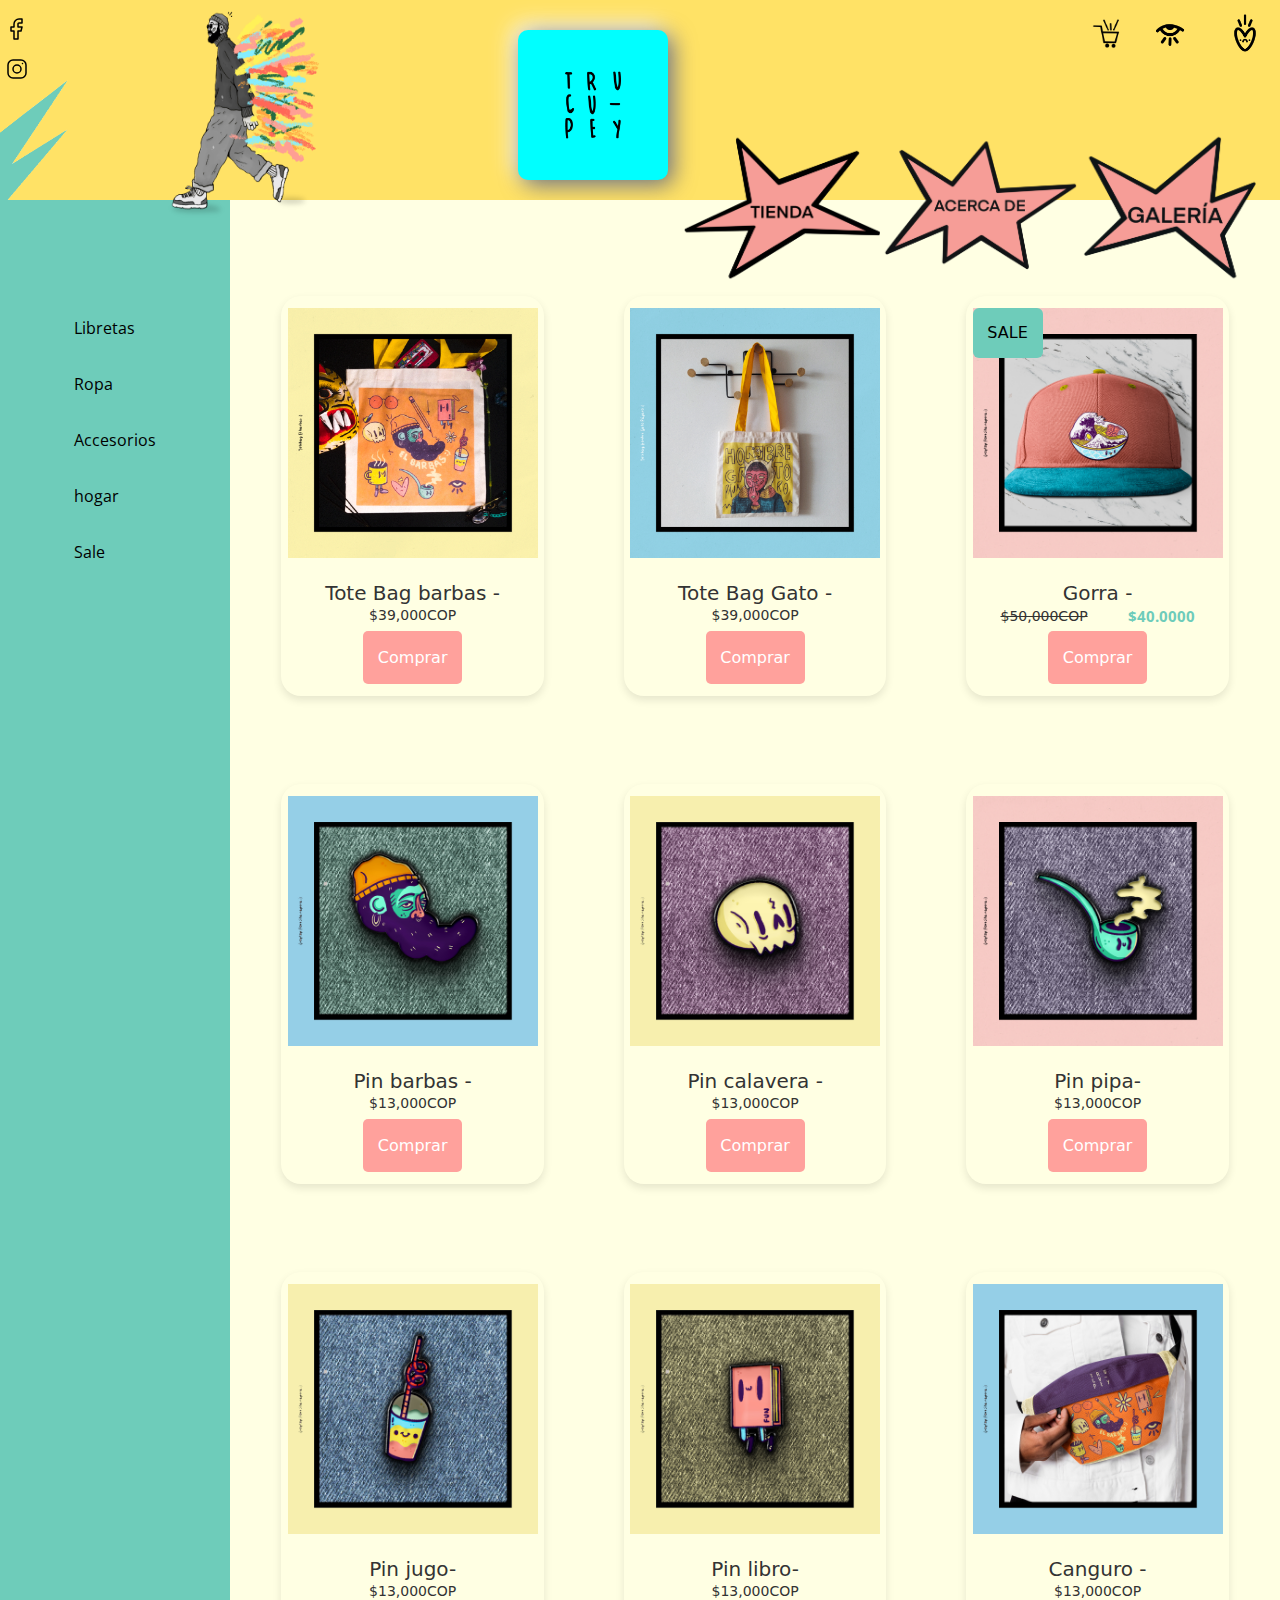
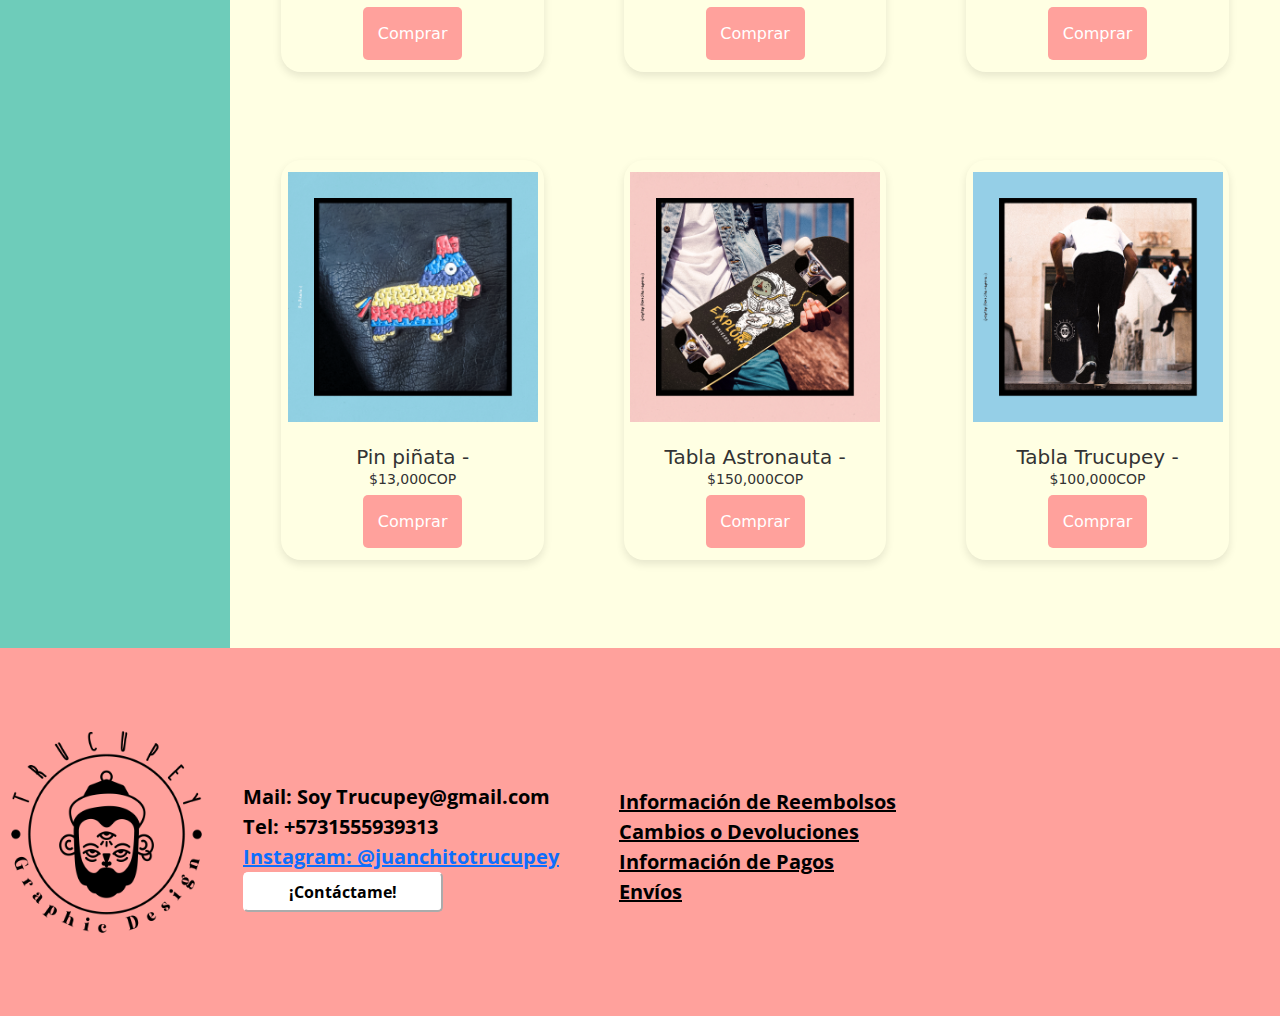
<file: html/accesorios.html>
<!DOCTYPE html>
<html lang="en">
<head>
    <meta charset="UTF-8">
    <meta name="viewport" content="width=device-width, initial-scale=1.0">
    <title>Juanchito Trucupey</title>
    <link rel="stylesheet" href="../Style/accesorios.css">
    <link rel="stylesheet" href="../Style/NavBar.css">
    <link rel="stylesheet" href="../Style/Footer.css">
    <link href="https://cdn.jsdelivr.net/npm/bootstrap@5.3.3/dist/css/bootstrap.min.css" rel="stylesheet" integrity="sha384-QWTKZyjpPEjISv5WaRU9OFeRpok6YctnYmDr5pNlyT2bRjXh0JMhjY6hW+ALEwIH" crossorigin="anonymous">
    <link rel="shortcut icon" href="../img/Mesa_de_trabajo_1.png" type="image/x-icon">
</head>
<body>
  <header>
    <nav>
      <div class="d-flex justify-content-between">
        <div class="mt-3">
          <div class="btnRedes"><a href="https://www.facebook.com/people/Juanjo-L%C3%A1zaro/pfbid024qEvNS1q4JunekD9Eye8wqvdA5TpA5bsW4wPYhPqRoRiU6MdzKokauvHZwfFhMpcl/\" target="_blank"><?xml version="1.0" encoding="UTF-8"?><svg width="24px" height="24px" stroke-width="1.5" viewBox="0 0 24 24" fill="none" xmlns="http://www.w3.org/2000/svg" color="#000000"><path d="M17 2H14C12.6739 2 11.4021 2.52678 10.4645 3.46447C9.52678 4.40215 9 5.67392 9 7V10H6V14H9V22H13V14H16L17 10H13V7C13 6.73478 13.1054 6.48043 13.2929 6.29289C13.4804 6.10536 13.7348 6 14 6H17V2Z" stroke="#000000" stroke-width="1.5" stroke-linecap="round" stroke-linejoin="round"></path></svg></a></div>
          <div class="btnRedes"><a href="https://www.instagram.com/juanchitotrucupey/?hl=en" target="_blank"><?xml version="1.0" encoding="UTF-8"?><svg width="24px" height="24px" stroke-width="1.5" viewBox="0 0 24 24" fill="none" xmlns="http://www.w3.org/2000/svg" color="#000000"><path d="M12 16C14.2091 16 16 14.2091 16 12C16 9.79086 14.2091 8 12 8C9.79086 8 8 9.79086 8 12C8 14.2091 9.79086 16 12 16Z" stroke="#000000" stroke-width="1.5" stroke-linecap="round" stroke-linejoin="round"></path><path d="M3 16V8C3 5.23858 5.23858 3 8 3H16C18.7614 3 21 5.23858 21 8V16C21 18.7614 18.7614 21 16 21H8C5.23858 21 3 18.7614 3 16Z" stroke="#000000" stroke-width="1.5"></path><path d="M17.5 6.51L17.51 6.49889" stroke="#000000" stroke-width="1.5" stroke-linecap="round" stroke-linejoin="round"></path></svg></a></div>
        </div>
        <div>
          <div class="elementos">
            <img class="Decoracion responsiveImg" src="../img/imagen_1.png" alt="">
            <img class="andando responsiveImg" src="../img/Juanchito.png" alt="">
          <a href=""> <img class="logo" src="../img/Logo.png" alt=""></a>
        </div>
        </div>
        <div class="responsiveImg">
          <img type= "button" class="Iconos Carrito" src="../img/carrito.png" alt="" data-bs-toggle="offcanvas" data-bs-target="#carrito" aria-controls="offcanvasRight">
          <img type="button" class="Iconos" src="../img/Ojo.png" alt="" data-bs-toggle="offcanvas" data-bs-target="#buscador" aria-controls="offcanvasRight">
          <a href="../html/Favoritos.html"><img class="Iconos" src="../img/Corazon.png" alt=""></a>
        </div> 
       </div> 
    <div class="d-flex justify-content-end btnMenu">
      <a href="./tienda.html"><img class="btnMenu1" src="../img/1.jpg" alt=""></a>
      <a href="./acerca.html"><img class="btnMenu1" src="../img/2.jpg" alt=""></a>
      <a href="./galeria.html"><img class="btnMenu1" src="../img/Galeria-3.png" alt=""></a>
    </div> 
    </nav>
</header>
    <!-- TIENDA SELECTORES -->

    <div class="cuerpoTienda">
   <section class="tienda d-flex flex-column">
    <div class="d-flex flex-column ">
        <a href="./libretas.html" class="filter my-3">Libretas</a> 
        <a href="./ropa.html" class="ropa my-3">Ropa</a> 
        <a class="accesorios my-3">Accesorios</a> 
        <a href="./hogar.html" class="hogar my-3">hogar</a> 
        <a href="./sale.html" class="sale my-3">Sale</a>

    </div>

   </section>
    <section class="section1 flex-wrap">
        <div class="container flex-wrap py-5">
            <div class="row justify-content-center">
                <div class="box col-3 mt-5">
                    <div> <img class="image-box" src="../img/totebag1.png" alt="Tote Bag"> </div>            
                    <div class="description"> <h5 class="card-title responsive">Tote Bag barbas -</h5> $39,000COP</div>
                    <a href="../html/InfoCompra.html">
                      <button href="" class="buy-button">Comprar</button>
                    </a>
                </div>

                <div class="box col-3 mt-5">
                    <div> <img class="image-box" src="../img/totebag3.png" alt="Tote Bag"> </div>            
                    <div class="description"><h5 class="card-title responsive">Tote Bag Gato -</h5> $39,000COP</div>
                    <a href="../html/InfoCompra.html">
                      <button class="buy-button">Comprar</button>
                    </a>
                </div>
              
                <div class="box col-3 mt-5">
                  <div> <button class="sale2">SALE</button>  <img class="image-box" src="../Accesorios/gorra ramen.jpg" alt="Tote Bag"> </div>            
                  <div class="description"> <h5 class="card-title responsive ">Gorra -</h5>
            
                    <section class="descuento">
                     <p class="text-decoration-line-through responsive">$50,000COP</p>
                     <p class="oferta"> $40.0000</p>
                    </section>
                    </div>
                     
                  <a href="../html/InfoCompra.html">
            
                   <button class="buy-button">Comprar</button>
                  </a>
              </div>
        
               

              <div class="box col-3 mt-5">
                <div> <img class="image-box" src="../Accesorios/pin barbas.jpg" alt="Tote Bag"> </div>            
                <div class="description"><h5 class="card-title responsive">Pin barbas -</h5> $13,000COP</div>
                <a href="../html/InfoCompra.html">
                  <button class="buy-button">Comprar</button>
                </a>
            </div>

            <div class="box col-3 mt-5">
              <div> <img class="image-box" src="../Accesorios/pin calavera.jpg" alt="Tote Bag"> </div>            
              <div class="description"><h5 class="card-title responsive">Pin calavera -</h5> $13,000COP</div>
              <a href="../html/InfoCompra.html">
                <button href="../html/InfoCompra.html" class="buy-button">Comprar</button>
              </a>
          </div>

          <div class="box col-3 mt-5">
            <div> <img class="image-box" src="../Accesorios/pipa.jpg" alt="Tote Bag"> </div>            
            <div class="description"><h5 class="card-title responsive">Pin pipa-</h5> $13,000COP</div>
            <a href="../html/InfoCompra.html">
              <button button class="buy-button">Comprar</button>
            </a>
        </div>

          <div class="box col-3 mt-5">
            <div> <img class="image-box" src="../Accesorios/pin juguito.jpg" alt="Tote Bag"> </div>            
            <div class="description"><h5 class="card-title responsive">Pin jugo-</h5> $13,000COP</div>
            <a href="../html/InfoCompra.html">
              <button class="buy-button">Comprar</button>
            </a>
        </div>

        <div class="box col-3 mt-5">
          <div> <img class="image-box" src="../Accesorios/pin libro.jpg" alt="Tote Bag"> </div>            
          <div class="description"><h5 class="card-title responsive">Pin libro-</h5> $13,000COP</div>
          <a href="../html/InfoCompra.html">
            <button class="buy-button">Comprar</button>
          </a>
      </div>
        
      <div class="box col-3 mt-5">
        <div> <img class="image-box" src="../Accesorios/canguro.jpg" alt="Tote Bag"> </div>            
        <div class="description"><h5 class="card-title responsive">Canguro -</h5> $13,000COP</div>
        <a href="../html/InfoCompra.html">
          <button class="buy-button">Comprar</button>
        </a>
    </div>

    <div class="box col-3 mt-5">
      <div> <img class="image-box" src="../Accesorios/pin piñata.png" alt="Tote Bag"> </div>            
      <div class="description"><h5 class="card-title responsive">Pin piñata -</h5> $13,000COP</div>
      <a href="../html/InfoCompra.html">
        <button class="buy-button">Comprar</button>
      </a>
  </div>
    
  <div class="box col-3 mt-5">
    <div> <img class="image-box" src="../Accesorios/tabla.jpg" alt="Tote Bag"> </div>            
    <div class="description"><h5 class="card-title responsive">Tabla Astronauta -</h5> $150,000COP</div>
    <a href="../html/InfoCompra.html">
      <button class="buy-button">Comprar</button>
    </a>
</div>

<div class="box col-3 mt-5">
  <div> <img class="image-box" src="../Accesorios/tabla2.jpg" alt="Tote Bag"> </div>            
  <div class="description"><h5 class="card-title responsive">Tabla Trucupey -</h5> $100,000COP</div>
  <a href="../html/InfoCompra.html">
    <button class="buy-button">Comprar</button>
  </a>
</div>
    </div>
    </div>
    </section>

  </div>


    <footer class="footer">
    <img class="logofooter"src="../img/Mesa_de_trabajo_1.png">
   <p >
        <div class="box1">
            Mail: Soy Trucupey@gmail.com<br>
            Tel: +5731555939313<br>
            <a href="https://www.google.com/url?sa=t&source=web&rct=j&opi=89978449&url=https://www.instagram.com/juanchitotrucupey/%3Fhl%3Den&ved=2ahUKEwig1Luwm4WJAxXnRTABHV8TI0UQFnoECBgQAQ&usg=AOvVaw2mMWa2kpWXOfszwpzN00ux">Instagram: @juanchitotrucupey<br></a>
            <a href="contact.html"><button class="buttonfooter">¡Contáctame!</button></a>
        </div>
        
        <div class="box2">
            <a class="infocolor" href="faq.html">Información de Reembolsos</a><br>
            <a class="infocolor" href="faq.html">Cambios o Devoluciones</a><br>
            <a class="infocolor" href="faq.html">Información de Pagos</a><br>
            <a class="infocolor" href="faq.html">Envíos</a><br>
        </div>
      </p>
    </footer>

    <!-- boton Modal bucador -->

    <div class="offcanvas offcanvas-end" tabindex="-1" id="buscador" aria-labelledby="offcanvasRightLabel">
      <div class="offcanvas-header">
        <img class="w-50 h-75 m-0"  src="../img/Ojo.png"  alt="">
        <h5 class="offcanvas-title m-0" id="offcanvasRightLabel">Tienda Juanchito Trucupey</h5>
        <button type="button" class="btn-close" data-bs-dismiss="offcanvas" aria-label="Close"></button>
      </div>
      <div class="offcanvas-body">
        <input type="search" class="buscador" placeholder="Buscar un producto"></input>
      </div>
    </div>
  <!-- boton Modal Carrito -->
  <div class="offcanvas offcanvas-end" tabindex="-1" id="carrito" aria-labelledby="offcanvasRightLabel">
        <div class="offcanvas-header">
        <button type="button" class="btn-close" data-bs-dismiss="offcanvas" aria-label="Close"></button>
        </div>
        <div class="offcanvas-body">
          <div class="card" style="width: 13rem;">
            <img src="../img/shirt1.png" class="card-img-top" alt="...">
            <div class="card-body">
              <p class="Texto-Modal">Camisa Trucupey</p>
              <p class="Texto-Modal">$49.900</p>
            <div class="botonesDeCompra">
              <button class="sumarYrestar">-</button>
              <p>1</p>
              <button class="sumarYrestar">+</button>
            </div>
            </div>
          </div>
        </div>
        <div class="m-3">
          <div class="linea"></div>
          <p><strong>Subtotal:</strong> $49.900</p>
          <p class="Iva">IVA incluido y envio agregados en el checkout</p>
          <a href="../html/InfoCompra.html"><button class="checkout"><strong>checkout</strong></button></a>
        </div>
  </div>
    <script src="https://cdn.jsdelivr.net/npm/bootstrap@5.3.3/dist/js/bootstrap.bundle.min.js" integrity="sha384-YvpcrYf0tY3lHB60NNkmXc5s9fDVZLESaAA55NDzOxhy9GkcIdslK1eN7N6jIeHz" crossorigin="anonymous"></script>
</body>
</html>
</file>
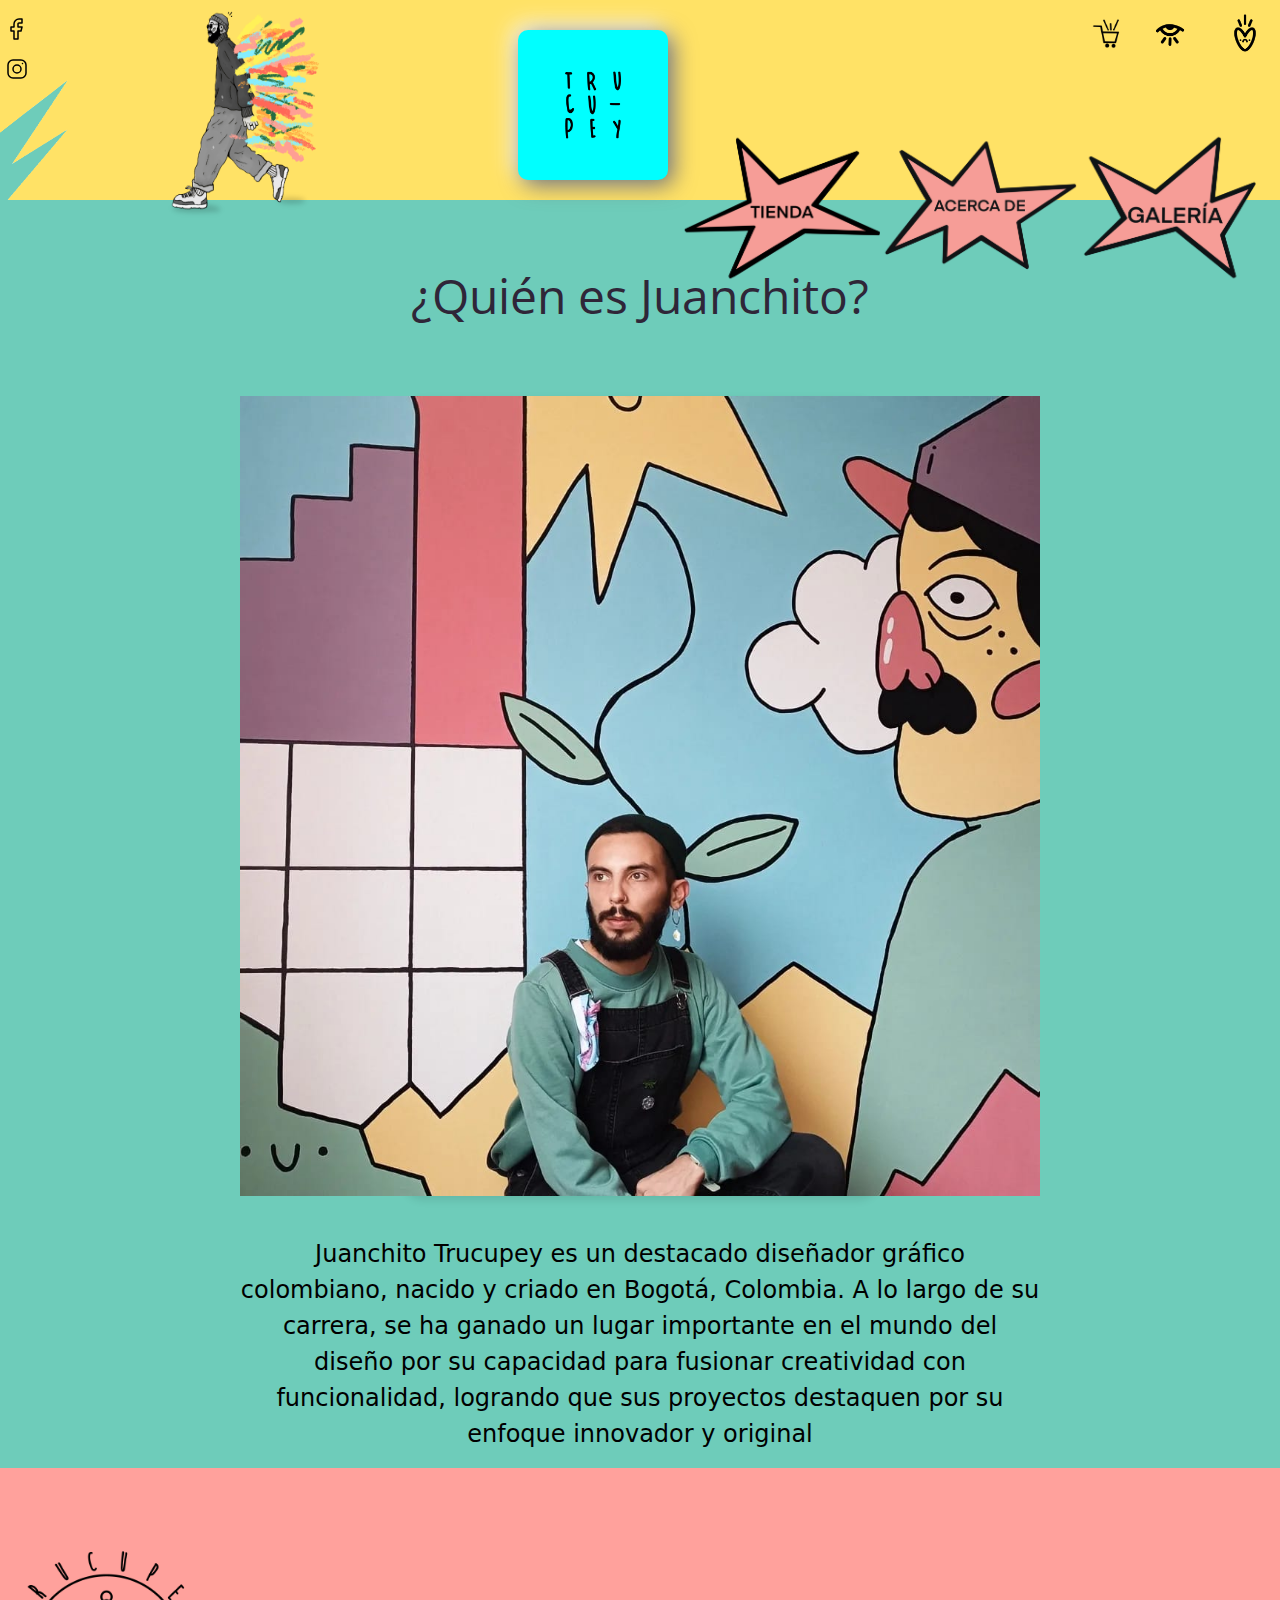
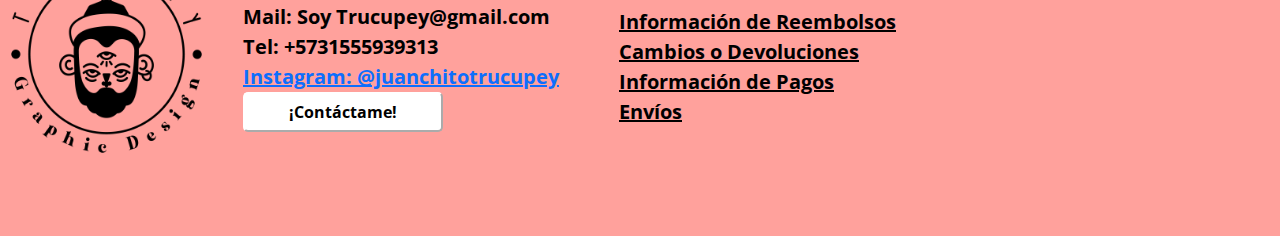
<file: html/acerca.html>
<!DOCTYPE html>
<html lang="en">
<head>
    <meta charset="UTF-8">
    <meta name="viewport" content="width=device-width, initial-scale=1.0">
    <title>Juanchito Trucupey</title>

    <link rel="stylesheet" href="../Style/acerca.css">

   
    <link rel="stylesheet" href="../Style/NavBar.css">
    <link rel="stylesheet" href="../Style/Footer.css">

    <link href="https://cdn.jsdelivr.net/npm/bootstrap@5.3.3/dist/css/bootstrap.min.css" rel="stylesheet" integrity="sha384-QWTKZyjpPEjISv5WaRU9OFeRpok6YctnYmDr5pNlyT2bRjXh0JMhjY6hW+ALEwIH" crossorigin="anonymous">
    <link rel="shortcut icon" href="../img/Mesa_de_trabajo_1.png" type="image/x-icon">
</head>
<body>
  <header>
    <nav>
      <div class="d-flex justify-content-between">
        <div class="mt-3">
          <div class="btnRedes"><a href="https://www.facebook.com/people/Juanjo-L%C3%A1zaro/pfbid024qEvNS1q4JunekD9Eye8wqvdA5TpA5bsW4wPYhPqRoRiU6MdzKokauvHZwfFhMpcl/\" target="_blank"><?xml version="1.0" encoding="UTF-8"?><svg width="24px" height="24px" stroke-width="1.5" viewBox="0 0 24 24" fill="none" xmlns="http://www.w3.org/2000/svg" color="#000000"><path d="M17 2H14C12.6739 2 11.4021 2.52678 10.4645 3.46447C9.52678 4.40215 9 5.67392 9 7V10H6V14H9V22H13V14H16L17 10H13V7C13 6.73478 13.1054 6.48043 13.2929 6.29289C13.4804 6.10536 13.7348 6 14 6H17V2Z" stroke="#000000" stroke-width="1.5" stroke-linecap="round" stroke-linejoin="round"></path></svg></a></div>
          <div class="btnRedes"><a href="https://www.instagram.com/juanchitotrucupey/?hl=en" target="_blank"><?xml version="1.0" encoding="UTF-8"?><svg width="24px" height="24px" stroke-width="1.5" viewBox="0 0 24 24" fill="none" xmlns="http://www.w3.org/2000/svg" color="#000000"><path d="M12 16C14.2091 16 16 14.2091 16 12C16 9.79086 14.2091 8 12 8C9.79086 8 8 9.79086 8 12C8 14.2091 9.79086 16 12 16Z" stroke="#000000" stroke-width="1.5" stroke-linecap="round" stroke-linejoin="round"></path><path d="M3 16V8C3 5.23858 5.23858 3 8 3H16C18.7614 3 21 5.23858 21 8V16C21 18.7614 18.7614 21 16 21H8C5.23858 21 3 18.7614 3 16Z" stroke="#000000" stroke-width="1.5"></path><path d="M17.5 6.51L17.51 6.49889" stroke="#000000" stroke-width="1.5" stroke-linecap="round" stroke-linejoin="round"></path></svg></a></div>
        </div>
        <div>
          <div class="elementos">
            <img class="Decoracion responsiveImg" src="../img/imagen_1.png" alt="">
            <img class="andando responsiveImg" src="../img/Juanchito.png" alt="">
          <a href=""> <img class="logo" src="../img/Logo.png" alt=""></a>
        </div>
        </div>
        <div class="responsiveImg">
          <img type= "button" class="Iconos Carrito" src="../img/carrito.png" alt="" data-bs-toggle="offcanvas" data-bs-target="#carrito" aria-controls="offcanvasRight">
          <img type="button" class="Iconos" src="../img/Ojo.png" alt="" data-bs-toggle="offcanvas" data-bs-target="#buscador" aria-controls="offcanvasRight">
          <a href="../html/Favoritos.html"><img  type="button" class="Iconos" src="../img/Corazon.png" alt=""></a>
        </div> 
       </div> 
    <div class="d-flex justify-content-end btnMenu">
      <a href="./tienda.html"><img class="btnMenu1" src="../img/1.jpg" alt=""></a>
      <a href="./acerca.html"><img class="btnMenu1" src="../img/2.jpg" alt=""></a>
      <a href="./galeria.html"><img class="btnMenu1" src="../img/Galeria-3.png" alt=""></a>
    </div> 
    </nav>
</header>
    <section class="section1">
        <p class="tittle">¿Quién es Juanchito?</p>
        <div class="container">
            <div class="row justify-content-center">
                <div class="box col-5 mt-5">
                    <div> <img class="image-box" src="../img/jtphoto.jpeg" alt="model"> </div>            
                    <div class="description"></div>
                </div>
                <div class="descriptionclass"><p class="description2">Juanchito Trucupey es un destacado diseñador gráfico colombiano, nacido y criado en Bogotá, Colombia. A lo largo de su carrera, se ha ganado un lugar importante en el mundo del diseño por su capacidad para fusionar creatividad con funcionalidad, logrando que sus proyectos destaquen por su enfoque innovador y original</p></div>
        </div>
    </section>    
    <footer class="footer">
    <img class="logofooter"src="../img/Mesa_de_trabajo_1.png">
   <p >
        <div class="box1">
            Mail: Soy Trucupey@gmail.com<br>
            Tel: +5731555939313<br>
            <a href="https://www.google.com/url?sa=t&source=web&rct=j&opi=89978449&url=https://www.instagram.com/juanchitotrucupey/%3Fhl%3Den&ved=2ahUKEwig1Luwm4WJAxXnRTABHV8TI0UQFnoECBgQAQ&usg=AOvVaw2mMWa2kpWXOfszwpzN00ux">Instagram: @juanchitotrucupey<br></a>
            <a href="contact.html"><button class="buttonfooter">¡Contáctame!</button></a>
        </div>
        
        <div class="box2">
          <a class="infocolor" href="faq.html">Información de Reembolsos</a><br>
          <a class="infocolor" href="faq.html">Cambios o Devoluciones</a><br>
          <a class="infocolor" href="faq.html">Información de Pagos</a><br>
          <a class="infocolor" href="faq.html">Envíos</a><br>
        </div>
      </p>
   

    </footer>

    <!-- boton Modal bucador -->

    <div class="offcanvas offcanvas-end" tabindex="-1" id="buscador" aria-labelledby="offcanvasRightLabel">
      <div class="offcanvas-header">
        <img class="w-50 h-75 m-0"  src="../img/Ojo.png"  alt="">
        <h5 class="offcanvas-title m-0" id="offcanvasRightLabel">Tienda Juanchito Trucupey</h5>
        <button type="button" class="btn-close" data-bs-dismiss="offcanvas" aria-label="Close"></button>
      </div>
      <div class="offcanvas-body">
        <input type="search" class="buscador" placeholder="Buscar un producto"></input>
      </div>
    </div>
  <!-- boton Modal Carrito -->
  <div class="offcanvas offcanvas-end" tabindex="-1" id="carrito" aria-labelledby="offcanvasRightLabel">
        <div class="offcanvas-header">
        <button type="button" class="btn-close" data-bs-dismiss="offcanvas" aria-label="Close"></button>
        </div>
        <div class="offcanvas-body">
          <div class="card" style="width: 13rem;">
            <img src="../img/shirt1.png" class="card-img-top" alt="...">
            <div class="card-body">
              <p class="Texto-Modal">Camisa Trucupey</p>
              <p class="Texto-Modal">$49.900</p>
            <div class="botonesDeCompra">
              <button class="sumarYrestar">-</button>
              <p>1</p>
              <button class="sumarYrestar">+</button>
            </div>
            </div>
          </div>
        </div>
        <div class="m-3">
          <div class="linea"></div>
          <p><strong>Subtotal:</strong> $49.900</p>
          <p class="Iva">IVA incluido y envio agregados en el checkout</p>
          <a href="../html/InfoCompra.html"><button class="checkout"><strong>checkout</strong></button></a>
        </div>
  </div>
    <script src="https://cdn.jsdelivr.net/npm/bootstrap@5.3.3/dist/js/bootstrap.bundle.min.js" integrity="sha384-YvpcrYf0tY3lHB60NNkmXc5s9fDVZLESaAA55NDzOxhy9GkcIdslK1eN7N6jIeHz" crossorigin="anonymous"></script>
</body>
</html>
</file>
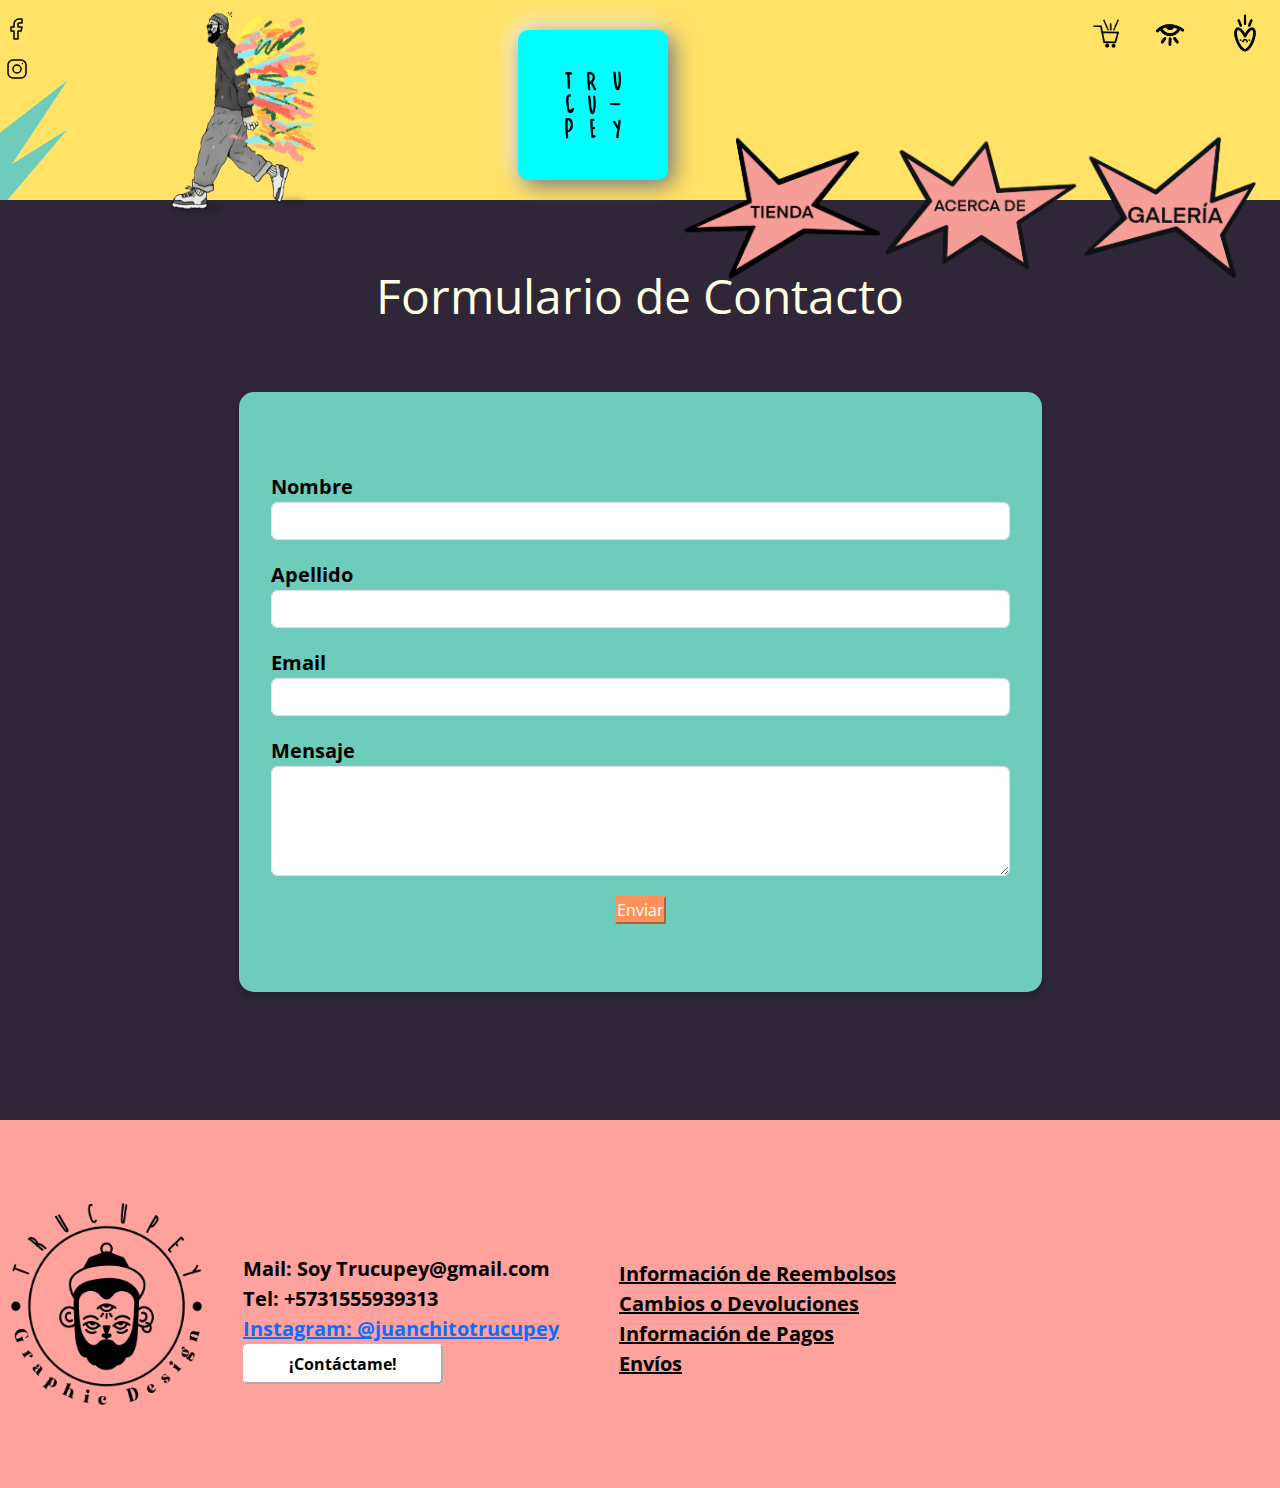
<file: html/contact.html>
<!DOCTYPE html>
<html lang="en">
<head>
    <meta charset="UTF-8">
    <meta name="viewport" content="width=device-width, initial-scale=1.0">
    <title>Juanchito Trucupey</title>
    <link rel="stylesheet" href="/Style/contact.css">
    <link rel="stylesheet" href="../Style/NavBar.css">
    <link rel="stylesheet" href="../Style/Footer.css">
    <link href="https://cdn.jsdelivr.net/npm/bootstrap@5.3.3/dist/css/bootstrap.min.css" rel="stylesheet" integrity="sha384-QWTKZyjpPEjISv5WaRU9OFeRpok6YctnYmDr5pNlyT2bRjXh0JMhjY6hW+ALEwIH" crossorigin="anonymous">
    <link rel="shortcut icon" href="../img/Mesa_de_trabajo_1.png" type="image/x-icon">
</head>
<body>
  <header>
    <nav>
      <div class="d-flex justify-content-between">
        <div class="mt-3">
          <div class="btnRedes"><a href="https://www.facebook.com/people/Juanjo-L%C3%A1zaro/pfbid024qEvNS1q4JunekD9Eye8wqvdA5TpA5bsW4wPYhPqRoRiU6MdzKokauvHZwfFhMpcl/\" target="_blank"><?xml version="1.0" encoding="UTF-8"?><svg width="24px" height="24px" stroke-width="1.5" viewBox="0 0 24 24" fill="none" xmlns="http://www.w3.org/2000/svg" color="#000000"><path d="M17 2H14C12.6739 2 11.4021 2.52678 10.4645 3.46447C9.52678 4.40215 9 5.67392 9 7V10H6V14H9V22H13V14H16L17 10H13V7C13 6.73478 13.1054 6.48043 13.2929 6.29289C13.4804 6.10536 13.7348 6 14 6H17V2Z" stroke="#000000" stroke-width="1.5" stroke-linecap="round" stroke-linejoin="round"></path></svg></a></div>
          <div class="btnRedes"><a href="https://www.instagram.com/juanchitotrucupey/?hl=en" target="_blank"><?xml version="1.0" encoding="UTF-8"?><svg width="24px" height="24px" stroke-width="1.5" viewBox="0 0 24 24" fill="none" xmlns="http://www.w3.org/2000/svg" color="#000000"><path d="M12 16C14.2091 16 16 14.2091 16 12C16 9.79086 14.2091 8 12 8C9.79086 8 8 9.79086 8 12C8 14.2091 9.79086 16 12 16Z" stroke="#000000" stroke-width="1.5" stroke-linecap="round" stroke-linejoin="round"></path><path d="M3 16V8C3 5.23858 5.23858 3 8 3H16C18.7614 3 21 5.23858 21 8V16C21 18.7614 18.7614 21 16 21H8C5.23858 21 3 18.7614 3 16Z" stroke="#000000" stroke-width="1.5"></path><path d="M17.5 6.51L17.51 6.49889" stroke="#000000" stroke-width="1.5" stroke-linecap="round" stroke-linejoin="round"></path></svg></a></div>
        </div>
        <div>
          <div class="elementos">
            <img class="Decoracion responsiveImg" src="../img/imagen_1.png" alt="">
            <img class="andando responsiveImg" src="../img/Juanchito.png" alt="">
          <a href=""> <img class="logo" src="../img/Logo.png" alt=""></a>
        </div>
        </div>
        <div class="responsiveImg">
          <img type= "button" class="Iconos Carrito" src="../img/carrito.png" alt="" data-bs-toggle="offcanvas" data-bs-target="#carrito" aria-controls="offcanvasRight">
          <img type="button" class="Iconos" src="../img/Ojo.png" alt="" data-bs-toggle="offcanvas" data-bs-target="#buscador" aria-controls="offcanvasRight">
          <a href="../html/Favoritos.html"><img  type="button" class="Iconos" src="../img/Corazon.png" alt=""></a>
        </div> 
       </div> 
    <div class="d-flex justify-content-end btnMenu">
      <a href="./tienda.html"><img class="btnMenu1" src="../img/1.jpg" alt=""></a>
      <a href="./acerca.html"><img class="btnMenu1" src="../img/2.jpg" alt=""></a>
      <a href="./galeria.html"><img class="btnMenu1" src="../img/Galeria-3.png" alt=""></a>
    </div> 
    </nav>
</header>
    <section class="section1">
        <p class="tittle">Formulario de Contacto</p>
        <div class="contact-box">
            <div class="box2 container">
            <form class="formOne">
                <div class="form-group">
                    <label for="firstName">Nombre</label>
                    <input type="text" class="form-control" id="firstName" required>
                </div>
                <div class="form-group">
                    <label for="lastName">Apellido</label>
                    <input type="text" class="form-control" id="lastName" required>
                </div>
                <div class="form-group">
                    <label for="email">Email</label>
                    <input type="email" class="form-control" id="email" required>
                </div>
                <div class="form-group">
                    <label for="message">Mensaje</label>
                    <textarea class="form-control" id="message" rows="4" required></textarea>
                </div>
                   <div class="btn5"><button class="buttonfooter2">Enviar</button></div> 
            </form>
        </div>
        </div>
    </section>    
    <footer class="footer">
    <img class="logofooter"src="../img/Mesa_de_trabajo_1.png">
   <p >
        <div class="box1">
            Mail: Soy Trucupey@gmail.com<br>
            Tel: +5731555939313<br>
            <a href="https://www.google.com/url?sa=t&source=web&rct=j&opi=89978449&url=https://www.instagram.com/juanchitotrucupey/%3Fhl%3Den&ved=2ahUKEwig1Luwm4WJAxXnRTABHV8TI0UQFnoECBgQAQ&usg=AOvVaw2mMWa2kpWXOfszwpzN00ux">Instagram: @juanchitotrucupey<br></a>
            <a href="contact.html"><button class="buttonfooter">¡Contáctame!</button></a>
        </div>
        
        <div class="box2">
          <a class="infocolor" href="faq.html">Información de Reembolsos</a><br>
          <a class="infocolor" href="faq.html">Cambios o Devoluciones</a><br>
          <a class="infocolor" href="faq.html">Información de Pagos</a><br>
          <a class="infocolor" href="faq.html">Envíos</a><br>
        </div>
      </p>
    </footer>


     <!-- boton Modal bucador -->

     <div class="offcanvas offcanvas-end" tabindex="-1" id="buscador" aria-labelledby="offcanvasRightLabel">
      <div class="offcanvas-header">
        <img class="w-50 h-75 m-0"  src="../img/Ojo.png"  alt="">
        <h5 class="offcanvas-title m-0" id="offcanvasRightLabel">Tienda Juanchito Trucupey</h5>
        <button type="button" class="btn-close" data-bs-dismiss="offcanvas" aria-label="Close"></button>
      </div>
      <div class="offcanvas-body">
        <input type="search" class="buscador" placeholder="Buscar un producto"></input>
      </div>
    </div>
  <!-- boton Modal Carrito -->
  <div class="offcanvas offcanvas-end" tabindex="-1" id="carrito" aria-labelledby="offcanvasRightLabel">
        <div class="offcanvas-header">
        <button type="button" class="btn-close" data-bs-dismiss="offcanvas" aria-label="Close"></button>
        </div>
        <div class="offcanvas-body">
          <div class="card" style="width: 13rem;">
            <img src="../img/shirt1.png" class="card-img-top" alt="...">
            <div class="card-body">
              <p class="Texto-Modal">Camisa Trucupey</p>
              <p class="Texto-Modal">$49.900</p>
            <div class="botonesDeCompra">
              <button class="sumarYrestar">-</button>
              <p>1</p>
              <button class="sumarYrestar">+</button>
            </div>
            </div>
          </div>
        </div>
        <div class="m-3">
          <div class="linea"></div>
          <p><strong>Subtotal:</strong> $49.900</p>
          <p class="Iva">IVA incluido y envio agregados en el checkout</p>
          <a href="../html/InfoCompra.html"><button class="checkout"><strong>checkout</strong></button></a>
        </div>
  </div>
    <script src="https://cdn.jsdelivr.net/npm/bootstrap@5.3.3/dist/js/bootstrap.bundle.min.js" integrity="sha384-YvpcrYf0tY3lHB60NNkmXc5s9fDVZLESaAA55NDzOxhy9GkcIdslK1eN7N6jIeHz" crossorigin="anonymous"></script>
</body>
</html>
</file>
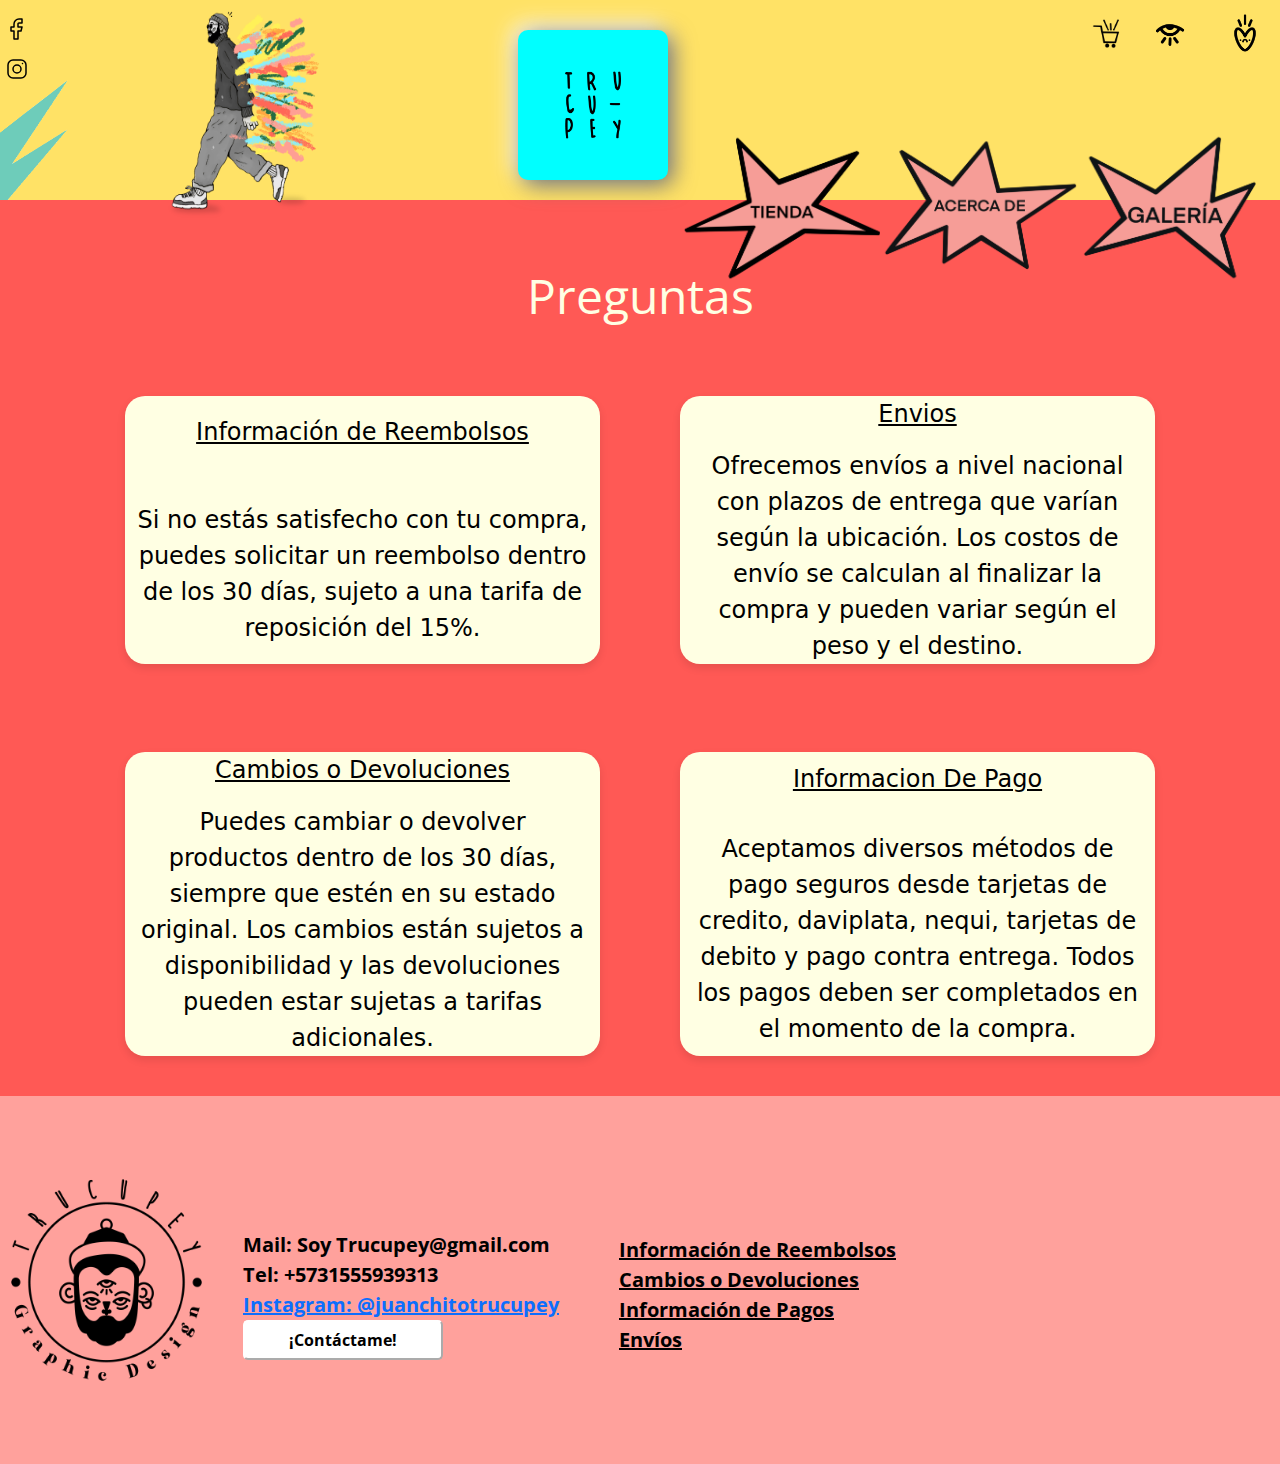
<file: html/faq.html>
<!DOCTYPE html>
<html lang="en">
<head>
    <meta charset="UTF-8">
    <meta name="viewport" content="width=device-width, initial-scale=1.0">
    <title>Juanchito Trucupey</title>
    <link rel="stylesheet" href="../Style/faq.css">
    <link rel="stylesheet" href="../Style/NavBar.css">
    <link rel="stylesheet" href="../Style/Footer.css">
    <link href="https://cdn.jsdelivr.net/npm/bootstrap@5.3.3/dist/css/bootstrap.min.css" rel="stylesheet" integrity="sha384-QWTKZyjpPEjISv5WaRU9OFeRpok6YctnYmDr5pNlyT2bRjXh0JMhjY6hW+ALEwIH" crossorigin="anonymous">
    <link rel="shortcut icon" href="../img/Mesa_de_trabajo_1.png" type="image/x-icon">
</head>
<body>
  <header>
    <nav>
      <div class="d-flex justify-content-between">
        <div class="mt-3">
          <div class="btnRedes"><a href="https://www.facebook.com/people/Juanjo-L%C3%A1zaro/pfbid024qEvNS1q4JunekD9Eye8wqvdA5TpA5bsW4wPYhPqRoRiU6MdzKokauvHZwfFhMpcl/\" target="_blank"><?xml version="1.0" encoding="UTF-8"?><svg width="24px" height="24px" stroke-width="1.5" viewBox="0 0 24 24" fill="none" xmlns="http://www.w3.org/2000/svg" color="#000000"><path d="M17 2H14C12.6739 2 11.4021 2.52678 10.4645 3.46447C9.52678 4.40215 9 5.67392 9 7V10H6V14H9V22H13V14H16L17 10H13V7C13 6.73478 13.1054 6.48043 13.2929 6.29289C13.4804 6.10536 13.7348 6 14 6H17V2Z" stroke="#000000" stroke-width="1.5" stroke-linecap="round" stroke-linejoin="round"></path></svg></a></div>
          <div class="btnRedes"><a href="https://www.instagram.com/juanchitotrucupey/?hl=en" target="_blank"><?xml version="1.0" encoding="UTF-8"?><svg width="24px" height="24px" stroke-width="1.5" viewBox="0 0 24 24" fill="none" xmlns="http://www.w3.org/2000/svg" color="#000000"><path d="M12 16C14.2091 16 16 14.2091 16 12C16 9.79086 14.2091 8 12 8C9.79086 8 8 9.79086 8 12C8 14.2091 9.79086 16 12 16Z" stroke="#000000" stroke-width="1.5" stroke-linecap="round" stroke-linejoin="round"></path><path d="M3 16V8C3 5.23858 5.23858 3 8 3H16C18.7614 3 21 5.23858 21 8V16C21 18.7614 18.7614 21 16 21H8C5.23858 21 3 18.7614 3 16Z" stroke="#000000" stroke-width="1.5"></path><path d="M17.5 6.51L17.51 6.49889" stroke="#000000" stroke-width="1.5" stroke-linecap="round" stroke-linejoin="round"></path></svg></a></div>
        </div>
        <div>
          <div class="elementos">
            <img class="Decoracion responsiveImg" src="../img/imagen_1.png" alt="">
            <img class="andando responsiveImg" src="../img/Juanchito.png" alt="">
          <a href=""> <img class="logo" src="../img/Logo.png" alt=""></a>
        </div>
        </div>
        <div class="responsiveImg">
          <img type= "button" class="Iconos Carrito" src="../img/carrito.png" alt="" data-bs-toggle="offcanvas" data-bs-target="#carrito" aria-controls="offcanvasRight">
          <img type="button" class="Iconos" src="../img/Ojo.png" alt="" data-bs-toggle="offcanvas" data-bs-target="#buscador" aria-controls="offcanvasRight">
          <a href="../html/Favoritos.html"><img  type="button" class="Iconos" src="../img/Corazon.png" alt=""></a>
        </div> 
       </div> 
    <div class="d-flex justify-content-end btnMenu">
      <a href="./tienda.html"><img class="btnMenu1" src="../img/1.jpg" alt=""></a>
      <a href="./acerca.html"><img class="btnMenu1" src="../img/2.jpg" alt=""></a>
      <a href="./galeria.html"><img class="btnMenu1" src="../img/Galeria-3.png" alt=""></a>
    </div> 
    </nav>
</header>
    <section class="section1">
        <p class="tittle">Preguntas</p>
        <div class="container">
            <div class="row justify-content-center">
                <div class="box col-5 mt-5 info">
                    <p class="description2">Información de Reembolsos</p>
                    <div class="description">Si no estás satisfecho con tu 
                        compra, puedes solicitar un reembolso dentro de los 30 días, sujeto a una tarifa de reposición del 15%.</div>
                </div>
                <div class="box col-5 mt-5 info">
                    <p class="description2">Envios</p>
                    <div class="description">Ofrecemos envíos a nivel nacional con plazos de entrega que varían según la ubicación. Los costos de envío se calculan al finalizar la compra y pueden variar según el peso y el destino.</div>
                </div>
                <div class="box col-5 mt-5 info">
                    <p class="description2">Cambios o Devoluciones</p>
                    <div class="description">Puedes cambiar o devolver productos dentro de los 30 días, siempre que estén en su estado original. Los cambios están sujetos a disponibilidad y las devoluciones pueden estar sujetas a tarifas adicionales.</div>
                </div>
                <div class="box col-5 mt-5 info">
                    <p class="description2">Informacion De Pago</p>
                    <div class="description">Aceptamos diversos métodos de pago seguros desde tarjetas de credito, daviplata, nequi, tarjetas de debito y pago contra entrega. Todos los pagos deben ser completados en el momento de la compra.</div>
                </div>
            </div>
        </div>
    </section>    
    <footer class="footer">
    <img class="logofooter"src="../img/Mesa_de_trabajo_1.png">
   <p >
        <div class="box1">
            Mail: Soy Trucupey@gmail.com<br>
            Tel: +5731555939313<br>
            <a href="https://www.google.com/url?sa=t&source=web&rct=j&opi=89978449&url=https://www.instagram.com/juanchitotrucupey/%3Fhl%3Den&ved=2ahUKEwig1Luwm4WJAxXnRTABHV8TI0UQFnoECBgQAQ&usg=AOvVaw2mMWa2kpWXOfszwpzN00ux">Instagram: @juanchitotrucupey<br></a>
            <a href="contact.html"><button class="buttonfooter">¡Contáctame!</button></a>
        </div>
        
        <div class="box2">
          <a class="infocolor" href="faq.html">Información de Reembolsos</a><br>
          <a class="infocolor" href="faq.html">Cambios o Devoluciones</a><br>
          <a class="infocolor" href="faq.html">Información de Pagos</a><br>
          <a class="infocolor" href="faq.html">Envíos</a><br>
        </div>
      </p>
   

    </footer>

    <!-- boton Modal bucador -->

    <div class="offcanvas offcanvas-end" tabindex="-1" id="buscador" aria-labelledby="offcanvasRightLabel">
      <div class="offcanvas-header">
        <img class="w-50 h-75 m-0"  src="../img/Ojo.png"  alt="">
        <h5 class="offcanvas-title m-0" id="offcanvasRightLabel">Tienda Juanchito Trucupey</h5>
        <button type="button" class="btn-close" data-bs-dismiss="offcanvas" aria-label="Close"></button>
      </div>
      <div class="offcanvas-body">
        <input type="search" class="buscador" placeholder="Buscar un producto"></input>
      </div>
    </div>
  <!-- boton Modal Carrito -->
  <div class="offcanvas offcanvas-end" tabindex="-1" id="carrito" aria-labelledby="offcanvasRightLabel">
        <div class="offcanvas-header">
        <button type="button" class="btn-close" data-bs-dismiss="offcanvas" aria-label="Close"></button>
        </div>
        <div class="offcanvas-body">
          <div class="card" style="width: 13rem;">
            <img src="../img/shirt1.png" class="card-img-top" alt="...">
            <div class="card-body">
              <p class="Texto-Modal">Camisa Trucupey</p>
              <p class="Texto-Modal">$49.900</p>
            <div class="botonesDeCompra">
              <button class="sumarYrestar">-</button>
              <p>1</p>
              <button class="sumarYrestar">+</button>
            </div>
            </div>
          </div>
        </div>
        <div class="m-3">
          <div class="linea"></div>
          <p><strong>Subtotal:</strong> $49.900</p>
          <p class="Iva">IVA incluido y envio agregados en el checkout</p>
          <a href="../html/InfoCompra.html"><button class="checkout"><strong>checkout</strong></button></a>
        </div>
  </div>
    <script src="https://cdn.jsdelivr.net/npm/bootstrap@5.3.3/dist/js/bootstrap.bundle.min.js" integrity="sha384-YvpcrYf0tY3lHB60NNkmXc5s9fDVZLESaAA55NDzOxhy9GkcIdslK1eN7N6jIeHz" crossorigin="anonymous"></script>
</body>
</html>
</file>
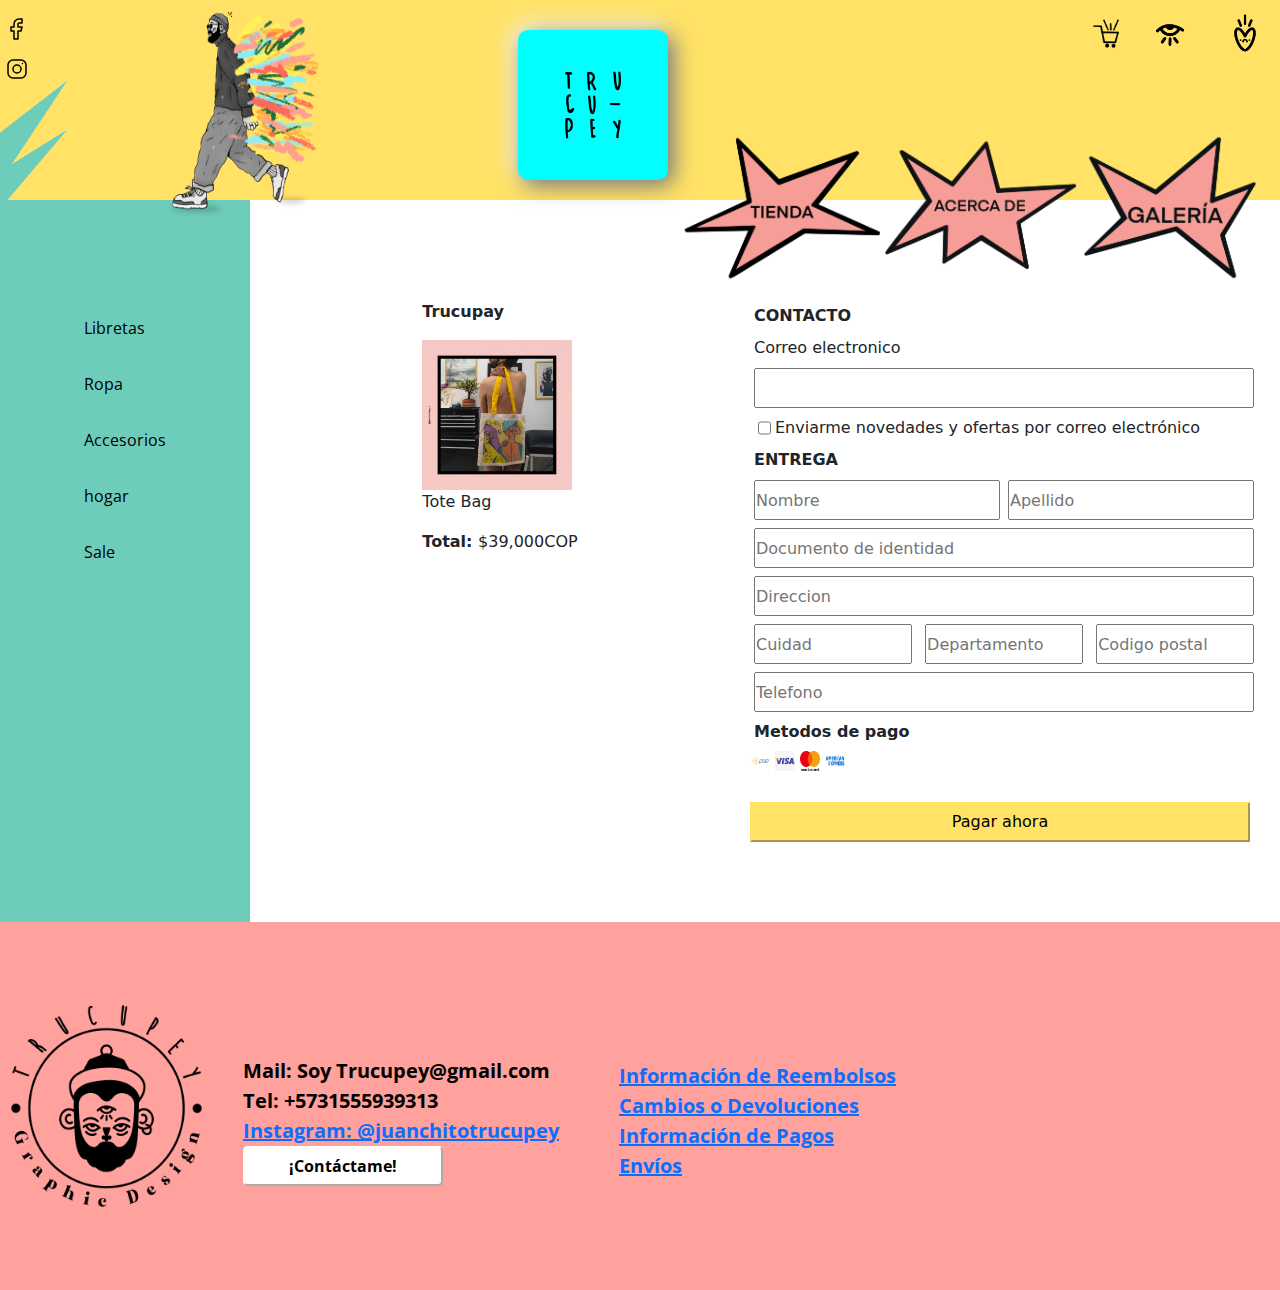
<file: html/InfoCompra.html>
<!DOCTYPE html>
<html lang="en">
<head>
    <meta charset="UTF-8">
    <meta name="viewport" content="width=device-width, initial-scale=1.0">
    <title>Juanchito Trucupey</title>
    <link rel="stylesheet" href="../Style/InfoCampra.css">
    <link rel="stylesheet" href="../Style/NavBar.css">
    <link rel="stylesheet" href="../Style/Footer.css">
    <link href="https://cdn.jsdelivr.net/npm/bootstrap@5.3.3/dist/css/bootstrap.min.css" rel="stylesheet" integrity="sha384-QWTKZyjpPEjISv5WaRU9OFeRpok6YctnYmDr5pNlyT2bRjXh0JMhjY6hW+ALEwIH" crossorigin="anonymous">
    <link rel="shortcut icon" href="../img/Mesa_de_trabajo_1.png" type="image/x-icon">
</head>
<body>
  <header>
    <nav>
      <div class="d-flex justify-content-between">
        <div class="mt-3">
          <div class="btnRedes"><a href="https://www.facebook.com/people/Juanjo-L%C3%A1zaro/pfbid024qEvNS1q4JunekD9Eye8wqvdA5TpA5bsW4wPYhPqRoRiU6MdzKokauvHZwfFhMpcl/\" target="_blank"><?xml version="1.0" encoding="UTF-8"?><svg width="24px" height="24px" stroke-width="1.5" viewBox="0 0 24 24" fill="none" xmlns="http://www.w3.org/2000/svg" color="#000000"><path d="M17 2H14C12.6739 2 11.4021 2.52678 10.4645 3.46447C9.52678 4.40215 9 5.67392 9 7V10H6V14H9V22H13V14H16L17 10H13V7C13 6.73478 13.1054 6.48043 13.2929 6.29289C13.4804 6.10536 13.7348 6 14 6H17V2Z" stroke="#000000" stroke-width="1.5" stroke-linecap="round" stroke-linejoin="round"></path></svg></a></div>
          <div class="btnRedes"><a href="https://www.instagram.com/juanchitotrucupey/?hl=en" target="_blank"><?xml version="1.0" encoding="UTF-8"?><svg width="24px" height="24px" stroke-width="1.5" viewBox="0 0 24 24" fill="none" xmlns="http://www.w3.org/2000/svg" color="#000000"><path d="M12 16C14.2091 16 16 14.2091 16 12C16 9.79086 14.2091 8 12 8C9.79086 8 8 9.79086 8 12C8 14.2091 9.79086 16 12 16Z" stroke="#000000" stroke-width="1.5" stroke-linecap="round" stroke-linejoin="round"></path><path d="M3 16V8C3 5.23858 5.23858 3 8 3H16C18.7614 3 21 5.23858 21 8V16C21 18.7614 18.7614 21 16 21H8C5.23858 21 3 18.7614 3 16Z" stroke="#000000" stroke-width="1.5"></path><path d="M17.5 6.51L17.51 6.49889" stroke="#000000" stroke-width="1.5" stroke-linecap="round" stroke-linejoin="round"></path></svg></a></div>
        </div>
        <div>
          <div class="elementos">
            <img class="Decoracion responsiveImg" src="../img/imagen_1.png" alt="">
            <img class="andando responsiveImg" src="../img/Juanchito.png" alt="">
          <a href="../html/index.html"> <img class="logo" src="../img/Logo.png" alt=""></a>
        </div>
        </div>
        <div class="responsiveImg">
          <img type= "button" class="Iconos Carrito" src="../img/carrito.png" alt="" data-bs-toggle="offcanvas" data-bs-target="#carrito" aria-controls="offcanvasRight">
          <img type="button" class="Iconos" src="../img/Ojo.png" alt="" data-bs-toggle="offcanvas" data-bs-target="#buscador" aria-controls="offcanvasRight">
          <a href="../html/Favoritos.html"><img  type="button" class="Iconos" src="../img/Corazon.png" alt=""></a>
        </div> 
       </div> 
    <div class="d-flex justify-content-end btnMenu">
      <a href="./tienda.html"><img class="btnMenu1" src="../img/1.jpg" alt=""></a>
      <a href="./acerca.html"><img class="btnMenu1" src="../img/2.jpg" alt=""></a>
      <a href="./galeria.html"><img class="btnMenu1" src="../img/Galeria-3.png" alt=""></a>
    </div> 
    </nav>
</header>
    <!-- Datos de Contacto  -->
    <div class="d-flex">
      <div class="cuerpoTienda">
        <section class="tienda d-flex flex-column">
          <div class="d-flex flex-column ">
            <a href="./libretas.html" class="filter my-3">Libretas</a> 
            <a href="./ropa.html" class="ropa my-3">Ropa</a> 
            <a href="./Accesorios.html" class="accesorios my-3">Accesorios</a> 
            <a href="./hogar.html" class="hogar my-3">hogar</a> 
            <a href="./sale.html" class="sale my-3">Sale</a>
          </div>
        </section>
      </div>
      <main>
        <div class="datosDeContacto d-flex ">
          <div class="primerProducto d-flex justify-content-center">
            <div class="responsive">
              <p><strong>Trucupay</strong></p>
              <img class="camisa1" src="../img/Mesa de trabajo 1 copia 2.png" alt="">
              <p>Tote Bag</p>
              <p><strong>Total: </strong>$39,000COP</p>
            </div>
          </div>
          <div class="responsive1 ">
            <div class="contacto">
              <p class="m-1"><strong>CONTACTO</strong></p>
              <label class="m-1" for="email">Correo electronico</label>
              <input class="cajasRespuestas m-1"   type="email">
              <div class="d-flex m-1">
                <input class="m-1" type="checkbox">
                <label for="">
                Enviarme novedades y ofertas por correo electrónico
                </label>
              </div>
              <p class="m-1"><strong>ENTREGA</strong></p>
              <div class="d-flex g-3">
                <input class="cajasRespuestas2 m-1" type="nombre" placeholder="Nombre">
                <input class="cajasRespuestas2 m-1" type="apellido" placeholder="Apellido">
              </div>
                <input class="cajasRespuestas m-1" type="number" placeholder="Documento de identidad">
                <input  class="cajasRespuestas m-1" type="text" placeholder="Direccion">
              <div>
                <input class="cajasRespuestas3 m-1" type="text" placeholder="Cuidad">
                <input class="cajasRespuestas3 m-1"  type="text" placeholder="Departamento">
                <input class="cajasRespuestas3 m-1"  type="text" placeholder="Codigo postal">
              </div>
                <input class="cajasRespuestas m-1" type="number" placeholder="Telefono">
                <p class="m-1"><strong>Metodos de pago</strong></p>
                <div class="g-1">
                  <img class="imagenPago" src="../img/metodosdePago1.png" alt="">
                  <img class="imagenPago" src="../img/metodosdepago2.png" alt="">
                  <img class="imagenPago" src="../img/metodosdepago3.png" alt="">
                  <img class="imagenPago" src="../img/metodosdePago4.png" alt="">
                </div>
                <button class="cajasRespuestas pagar">Pagar ahora</button>
            </div>
          </div>
        </div>
      </main>
    </div>
  <!-- Tienda selectors -->
  

<footer class="footer">
  <img class="logofooter"src="../img/Mesa_de_trabajo_1.png">
 <p >
      <div class="box1">
          Mail: Soy Trucupey@gmail.com<br>
          Tel: +5731555939313<br>
          <a href="https://www.google.com/url?sa=t&source=web&rct=j&opi=89978449&url=https://www.instagram.com/juanchitotrucupey/%3Fhl%3Den&ved=2ahUKEwig1Luwm4WJAxXnRTABHV8TI0UQFnoECBgQAQ&usg=AOvVaw2mMWa2kpWXOfszwpzN00ux">Instagram: @juanchitotrucupey<br></a>
            <a href="contact.html"><button class="buttonfooter">¡Contáctame!</button></a>
      </div>
      
      <div class="box2">
        <a class="infocolor" href="faq.html">Información de Reembolsos</a><br>
        <a class="infocolor" href="faq.html">Cambios o Devoluciones</a><br>
        <a class="infocolor" href="faq.html">Información de Pagos</a><br>
        <a class="infocolor" href="faq.html">Envíos</a><br>
      </div>
    </p>
 

  </footer>

  <!-- boton Modal bucador -->

  <div class="offcanvas offcanvas-end" tabindex="-1" id="buscador" aria-labelledby="offcanvasRightLabel">
    <div class="offcanvas-header">
      <img class="w-50 h-75 m-0"  src="../img/Ojo.png"  alt="">
      <h5 class="offcanvas-title m-0" id="offcanvasRightLabel">Tienda Juanchito Trucupey</h5>
      <button type="button" class="btn-close" data-bs-dismiss="offcanvas" aria-label="Close"></button>
    </div>
    <div class="offcanvas-body">
      <input type="search" class="buscador" placeholder="Buscar un producto"></input>
    </div>
  </div>
<!-- boton Modal Carrito -->
<div class="offcanvas offcanvas-end" tabindex="-1" id="carrito" aria-labelledby="offcanvasRightLabel">
      <div class="offcanvas-header">
      <button type="button" class="btn-close" data-bs-dismiss="offcanvas" aria-label="Close"></button>
      </div>
      <div class="offcanvas-body">
        <div class="card" style="width: 13rem;">
          <img src="../img/shirt1.png" class="card-img-top" alt="...">
          <div class="card-body">
            <p class="Texto-Modal">Camisa Trucupey</p>
            <p class="Texto-Modal">$49.900</p>
          <div class="botonesDeCompra">
            <button class="sumarYrestar">-</button>
            <p>1</p>
            <button class="sumarYrestar">+</button>
          </div>
          </div>
        </div>
      </div>
      <div class="m-3">
        <div class="linea"></div>
        <p><strong>Subtotal:</strong> $49.900</p>
        <p class="Iva">IVA incluido y envio agregados en el checkout</p>
        <a href="../html/InfoCompra.html"><button class="checkout"><strong>checkout</strong></button></a>
      </div>
</div>
  <script src="https://cdn.jsdelivr.net/npm/bootstrap@5.3.3/dist/js/bootstrap.bundle.min.js" integrity="sha384-YvpcrYf0tY3lHB60NNkmXc5s9fDVZLESaAA55NDzOxhy9GkcIdslK1eN7N6jIeHz" crossorigin="anonymous"></script>
</body>
</html>
</file>
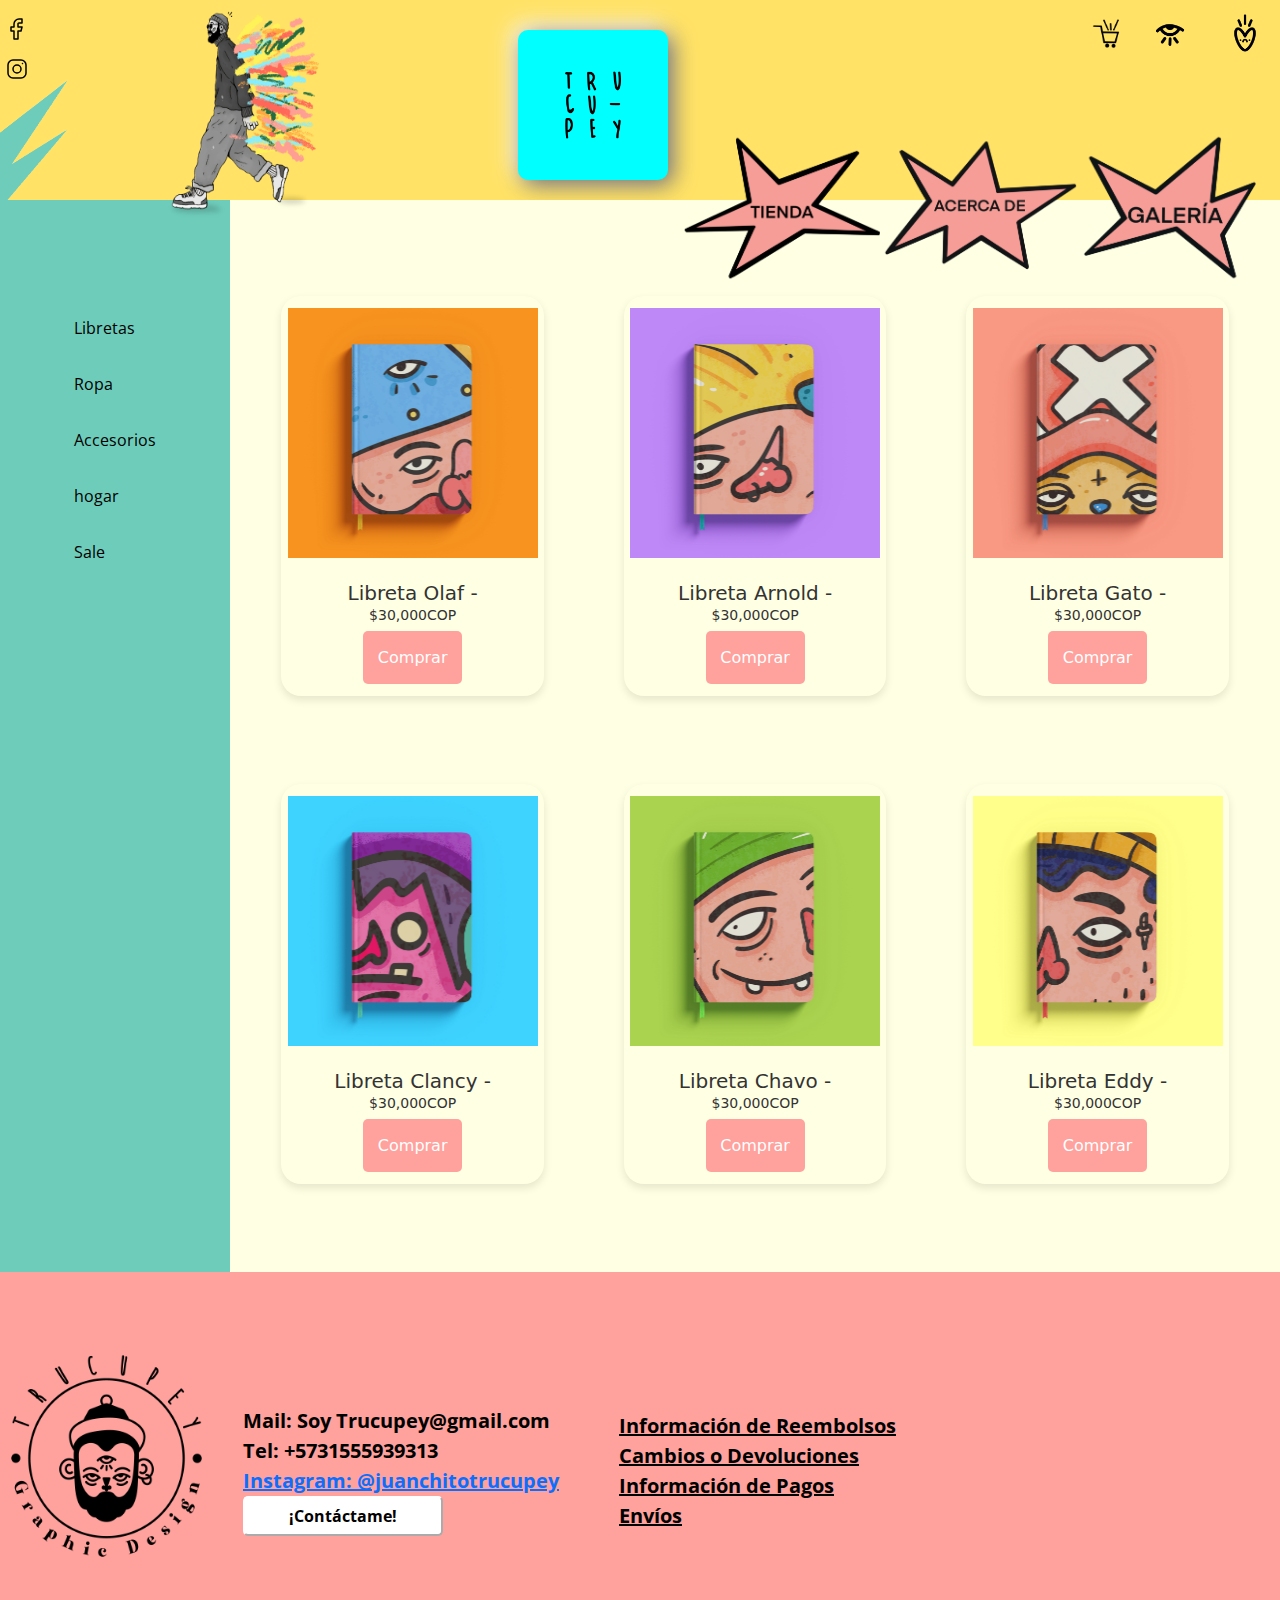
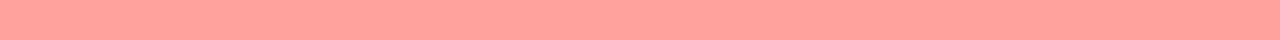
<file: html/libretas.html>
<!DOCTYPE html>
<html lang="en">
<head>
    <meta charset="UTF-8">
    <meta name="viewport" content="width=device-width, initial-scale=1.0">
    <title>Juanchito Trucupey</title>
    <link rel="stylesheet" href="../Style/libretas.css">
    <link rel="stylesheet" href="../Style/NavBar.css">
    <link rel="stylesheet" href="../Style/Footer.css">
    <link href="https://cdn.jsdelivr.net/npm/bootstrap@5.3.3/dist/css/bootstrap.min.css" rel="stylesheet" integrity="sha384-QWTKZyjpPEjISv5WaRU9OFeRpok6YctnYmDr5pNlyT2bRjXh0JMhjY6hW+ALEwIH" crossorigin="anonymous">
    <link rel="shortcut icon" href="../img/Mesa_de_trabajo_1.png" type="image/x-icon">
</head>
<body>
  <header>
    <nav>
      <div class="d-flex justify-content-between">
        <div class="mt-3">
          <div class="btnRedes"><a href="https://www.facebook.com/people/Juanjo-L%C3%A1zaro/pfbid024qEvNS1q4JunekD9Eye8wqvdA5TpA5bsW4wPYhPqRoRiU6MdzKokauvHZwfFhMpcl/\" target="_blank"><?xml version="1.0" encoding="UTF-8"?><svg width="24px" height="24px" stroke-width="1.5" viewBox="0 0 24 24" fill="none" xmlns="http://www.w3.org/2000/svg" color="#000000"><path d="M17 2H14C12.6739 2 11.4021 2.52678 10.4645 3.46447C9.52678 4.40215 9 5.67392 9 7V10H6V14H9V22H13V14H16L17 10H13V7C13 6.73478 13.1054 6.48043 13.2929 6.29289C13.4804 6.10536 13.7348 6 14 6H17V2Z" stroke="#000000" stroke-width="1.5" stroke-linecap="round" stroke-linejoin="round"></path></svg></a></div>
          <div class="btnRedes"><a href="https://www.instagram.com/juanchitotrucupey/?hl=en" target="_blank"><?xml version="1.0" encoding="UTF-8"?><svg width="24px" height="24px" stroke-width="1.5" viewBox="0 0 24 24" fill="none" xmlns="http://www.w3.org/2000/svg" color="#000000"><path d="M12 16C14.2091 16 16 14.2091 16 12C16 9.79086 14.2091 8 12 8C9.79086 8 8 9.79086 8 12C8 14.2091 9.79086 16 12 16Z" stroke="#000000" stroke-width="1.5" stroke-linecap="round" stroke-linejoin="round"></path><path d="M3 16V8C3 5.23858 5.23858 3 8 3H16C18.7614 3 21 5.23858 21 8V16C21 18.7614 18.7614 21 16 21H8C5.23858 21 3 18.7614 3 16Z" stroke="#000000" stroke-width="1.5"></path><path d="M17.5 6.51L17.51 6.49889" stroke="#000000" stroke-width="1.5" stroke-linecap="round" stroke-linejoin="round"></path></svg></a></div>
        </div>
        <div>
          <div class="elementos">
            <img class="Decoracion responsiveImg" src="../img/imagen_1.png" alt="">
            <img class="andando responsiveImg" src="../img/Juanchito.png" alt="">
          <a href=""> <img class="logo" src="../img/Logo.png" alt=""></a>
        </div>
        </div>
        <div class="responsiveImg">
          <img type= "button" class="Iconos Carrito" src="../img/carrito.png" alt="" data-bs-toggle="offcanvas" data-bs-target="#carrito" aria-controls="offcanvasRight">
          <img type="button" class="Iconos" src="../img/Ojo.png" alt="" data-bs-toggle="offcanvas" data-bs-target="#buscador" aria-controls="offcanvasRight">
          <a href="../html/Favoritos.html"><img  type="button" class="Iconos" src="../img/Corazon.png" alt=""></a>
        </div> 
       </div> 
    <div class="d-flex justify-content-end btnMenu">
      <a href="./tienda.html"><img class="btnMenu1" src="../img/1.jpg" alt=""></a>
      <a href="./acerca.html"><img class="btnMenu1" src="../img/2.jpg" alt=""></a>
      <a href="./galeria.html"><img class="btnMenu1" src="../img/Galeria-3.png" alt=""></a>
    </div> 
    </nav>
</header>
    <!-- TIENDA SELECTORES -->

    <div class="cuerpoTienda">
   <section class="tienda d-flex flex-column">
    <div class="d-flex flex-column ">
        <a class="filter my-3">Libretas</a> 
        <a href="./ropa.html" class="ropa my-3">Ropa</a> 
        <a href="./accesorios.html" class="accesorios my-3">Accesorios</a> 
        <a href="./hogar.html" class="hogar my-3">hogar</a> 
        <a href="./sale.html" class="sale my-3">Sale</a>

    </div>

   </section>
    <section class="section1 flex-wrap">
        <div class="container flex-wrap py-5">
            <div class="row justify-content-center">
               

                <div class="box col-3 mt-5">
                    <div> <img class="image-box" src="../Libretas/BEHANCE-six-fan_NB1.jpg" alt="Tote Bag"> </div>            
                    <div class="description"><h5 class="card-title responsive">Libreta Olaf -</h5 class="responsive"> $30,000COP</div>
                    <a href="../html/InfoCompra.html">
                    <button class="buy-button">Comprar</button>
                    </a>
                </div> 



                <div class="box col-3 mt-5">
                    <div> <img class="image-box" src="../Libretas/BEHANCE-six-fan_NB2.jpg" alt="Tote Bag"> </div>            
                    <div class="description"><h5 class="card-title responsive">Libreta Arnold -</h5 class="responsive"> $30,000COP</div>
                    <a href="../html/InfoCompra.html">
                    <button class="buy-button">Comprar</button>
                    </a>
                </div>


                <div class="box col-3 mt-5">
                    <div> <img class="image-box" src="../Libretas/BEHANCE-six-fan_NB3.jpg" alt="Tote Bag"> </div>            
                    <div class="description"><h5 class="card-title responsive">Libreta Gato -</h5 class="responsive"> $30,000COP</div>
                    <a href="../html/InfoCompra.html">
                    <button class="buy-button">Comprar</button>
                    </a>
                </div>


                <div class="box col-3 mt-5">
                    <div> <img class="image-box" src="../Libretas/BEHANCE-six-fan_NB4.jpg" alt="Tote Bag"> </div>            
                    <div class="description"><h5 class="card-title responsive">Libreta Clancy -</h5 class="responsive"> $30,000COP</div>
                    <a href="../html/InfoCompra.html">
                    <button class="buy-button">Comprar</button>
                    </a>
                </div>


                <div class="box col-3 mt-5">
                    <div> <img class="image-box" src="../Libretas/BEHANCE-six-fan_NB5.jpg" alt="Tote Bag"> </div>            
                    <div class="description"><h5 class="card-title responsive">Libreta Chavo -</h5 class="responsive"> $30,000COP</div>
                    <a href="../html/InfoCompra.html">
                    <button class="buy-button">Comprar</button>
                  </a>
                </div>


                <div class="box col-3 mt-5">
                    <div> <img class="image-box" src="../Libretas/BEHANCE-six-fan_NB6.jpg" alt="Tote Bag"> </div>            
                    <div class="description"><h5 class="card-title responsive">Libreta Eddy -</h5 class="responsive"> $30,000COP</div>
                    <a href="../html/InfoCompra.html">
                    <button class="buy-button">Comprar</button>
                  </a>
                </div>
              
        
     

    </div>
    </div>
    </section>

  </div>


    <footer class="footer">
    <img class="logofooter"src="../img/Mesa_de_trabajo_1.png">
   <p >
        <div class="box1">
            Mail: Soy Trucupey@gmail.com<br>
            Tel: +5731555939313<br>
            <a href="https://www.google.com/url?sa=t&source=web&rct=j&opi=89978449&url=https://www.instagram.com/juanchitotrucupey/%3Fhl%3Den&ved=2ahUKEwig1Luwm4WJAxXnRTABHV8TI0UQFnoECBgQAQ&usg=AOvVaw2mMWa2kpWXOfszwpzN00ux">Instagram: @juanchitotrucupey<br></a>
            <a href="contact.html"><button class="buttonfooter">¡Contáctame!</button></a>
        </div>
        
        <div class="box2">
          <a class="infocolor" href="faq.html">Información de Reembolsos</a><br>
          <a class="infocolor" href="faq.html">Cambios o Devoluciones</a><br>
          <a class="infocolor" href="faq.html">Información de Pagos</a><br>
          <a class="infocolor" href="faq.html">Envíos</a><br>
        </div>
     
      </p>
   

    </footer>

    <!-- boton Modal bucador -->

    <div class="offcanvas offcanvas-end" tabindex="-1" id="buscador" aria-labelledby="offcanvasRightLabel">
      <div class="offcanvas-header">
        <img class="w-50 h-75 m-0"  src="../img/Ojo.png"  alt="">
        <h5 class="offcanvas-title m-0" id="offcanvasRightLabel">Tienda Juanchito Trucupey</h5>
        <button type="button" class="btn-close" data-bs-dismiss="offcanvas" aria-label="Close"></button>
      </div>
      <div class="offcanvas-body">
        <input type="search" class="buscador" placeholder="Buscar un producto"></input>
      </div>
    </div>
  <!-- boton Modal Carrito -->
  <div class="offcanvas offcanvas-end" tabindex="-1" id="carrito" aria-labelledby="offcanvasRightLabel">
        <div class="offcanvas-header">
        <button type="button" class="btn-close" data-bs-dismiss="offcanvas" aria-label="Close"></button>
        </div>
        <div class="offcanvas-body">
          <div class="card" style="width: 13rem;">
            <img src="../img/shirt1.png" class="card-img-top" alt="...">
            <div class="card-body">
              <p class="Texto-Modal">Camisa Trucupey</p>
              <p class="Texto-Modal">$49.900</p>
            <div class="botonesDeCompra">
              <button class="sumarYrestar">-</button>
              <p>1</p>
              <button class="sumarYrestar">+</button>
            </div>
            </div>
          </div>
        </div>
        <div class="m-3">
          <div class="linea"></div>
          <p><strong>Subtotal:</strong> $49.900</p>
          <p class="Iva">IVA incluido y envio agregados en el checkout</p>
          <a href="../html/InfoCompra.html"><button class="checkout"><strong>checkout</strong></button></a>
        </div>
  </div>
    <script src="https://cdn.jsdelivr.net/npm/bootstrap@5.3.3/dist/js/bootstrap.bundle.min.js" integrity="sha384-YvpcrYf0tY3lHB60NNkmXc5s9fDVZLESaAA55NDzOxhy9GkcIdslK1eN7N6jIeHz" crossorigin="anonymous"></script>
</body>
</html>
</file>
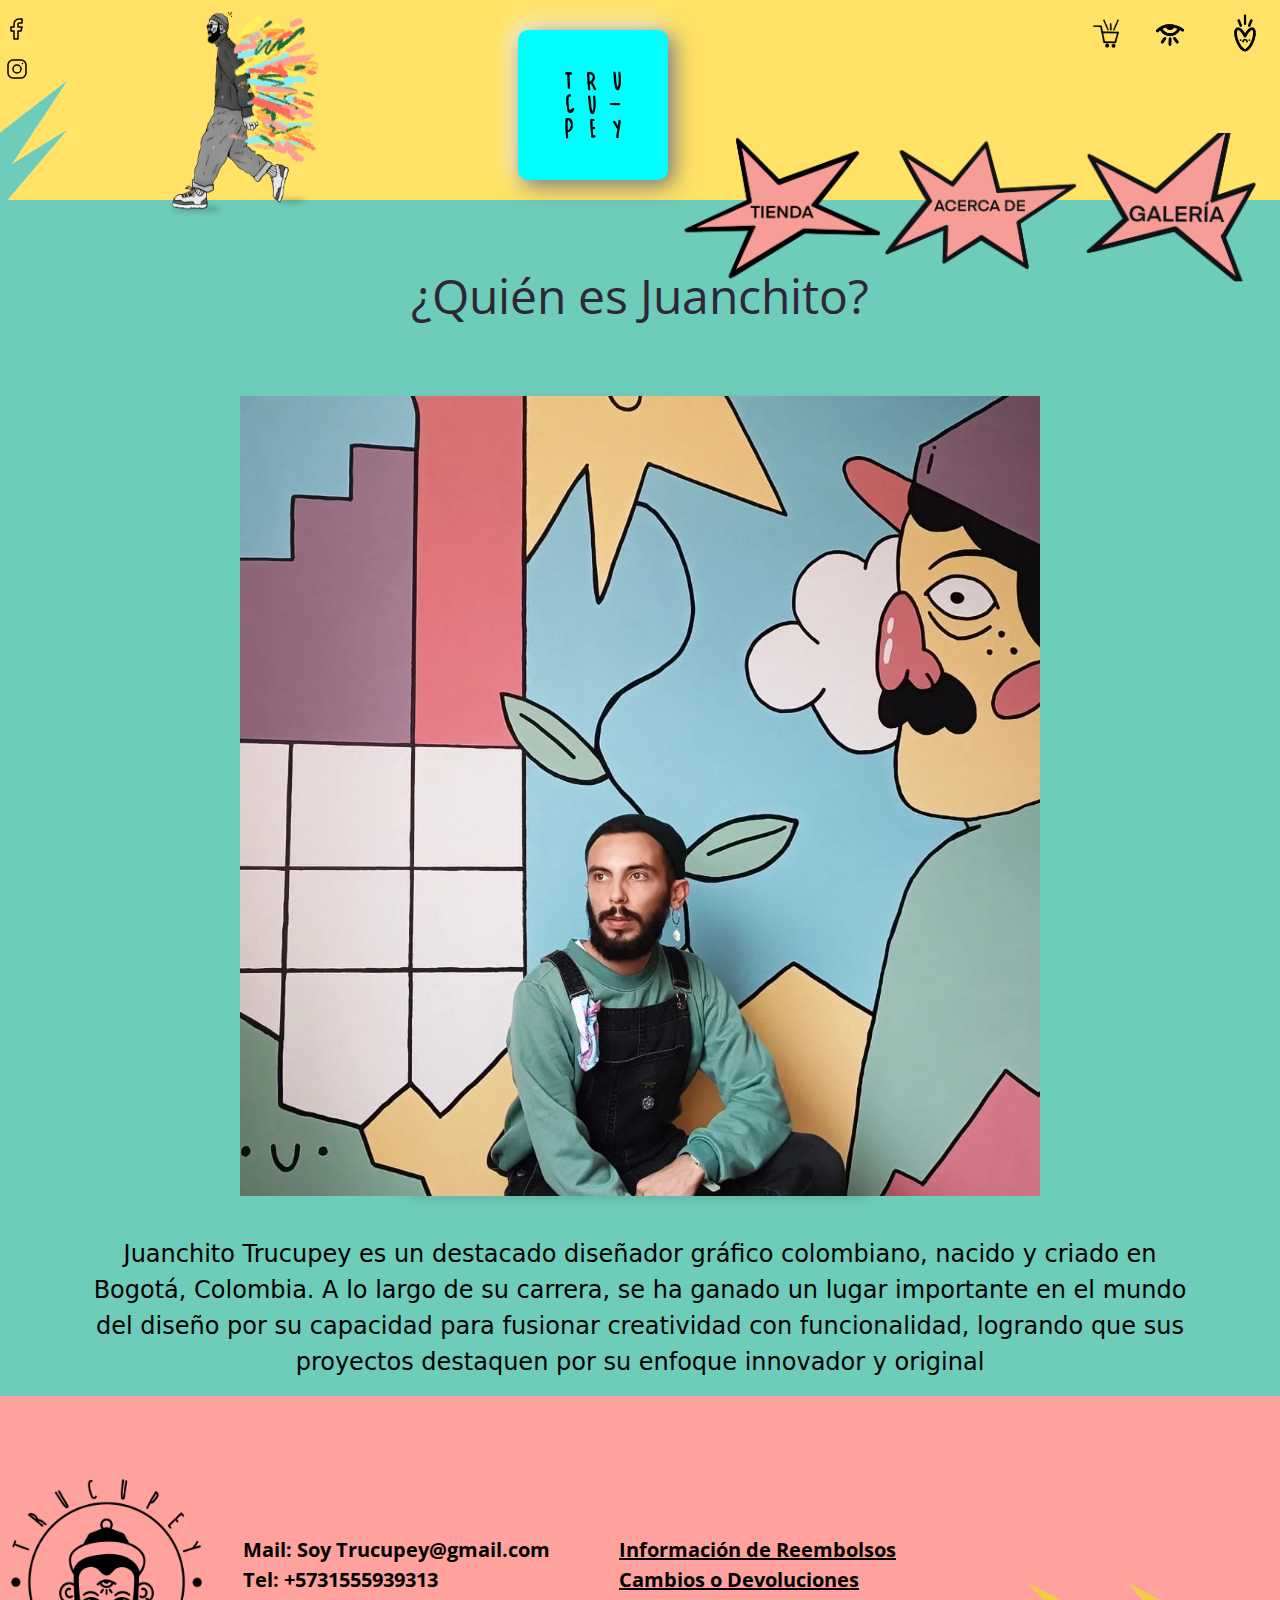
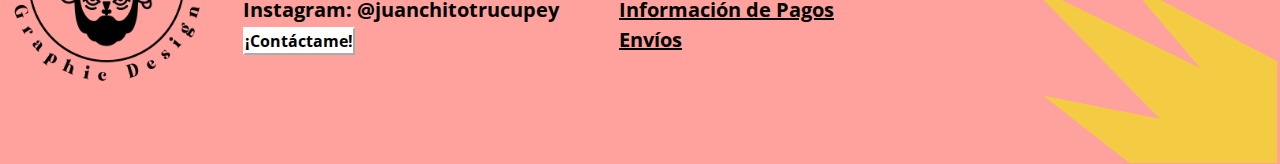
<file: html/quien.html>
<!DOCTYPE html>
<html lang="en">
<head>
    <meta charset="UTF-8">
    <meta name="viewport" content="width=device-width, initial-scale=1.0">
    <title>Juanchito Trucupey</title>
    <link rel="stylesheet" href="/Style/quien.css">
    <link href="https://cdn.jsdelivr.net/npm/bootstrap@5.3.3/dist/css/bootstrap.min.css" rel="stylesheet" integrity="sha384-QWTKZyjpPEjISv5WaRU9OFeRpok6YctnYmDr5pNlyT2bRjXh0JMhjY6hW+ALEwIH" crossorigin="anonymous">
    <link rel="shortcut icon" href="../img/Mesa_de_trabajo_1.png" type="image/x-icon">
</head>
<body>
    <header>
        <nav>
          <div class="d-flex justify-content-between ">
            <div class="mt-3">
              <div class="btnRedes"><a href="https://www.facebook.com/people/Juanjo-L%C3%A1zaro/pfbid024qEvNS1q4JunekD9Eye8wqvdA5TpA5bsW4wPYhPqRoRiU6MdzKokauvHZwfFhMpcl/\" target="_blank"><?xml version="1.0" encoding="UTF-8"?><svg width="24px" height="24px" stroke-width="1.5" viewBox="0 0 24 24" fill="none" xmlns="http://www.w3.org/2000/svg" color="#000000"><path d="M17 2H14C12.6739 2 11.4021 2.52678 10.4645 3.46447C9.52678 4.40215 9 5.67392 9 7V10H6V14H9V22H13V14H16L17 10H13V7C13 6.73478 13.1054 6.48043 13.2929 6.29289C13.4804 6.10536 13.7348 6 14 6H17V2Z" stroke="#000000" stroke-width="1.5" stroke-linecap="round" stroke-linejoin="round"></path></svg></a></div>
              <div class="btnRedes"><a href="https://www.instagram.com/juanchitotrucupey/?hl=en" target="_blank"><?xml version="1.0" encoding="UTF-8"?><svg width="24px" height="24px" stroke-width="1.5" viewBox="0 0 24 24" fill="none" xmlns="http://www.w3.org/2000/svg" color="#000000"><path d="M12 16C14.2091 16 16 14.2091 16 12C16 9.79086 14.2091 8 12 8C9.79086 8 8 9.79086 8 12C8 14.2091 9.79086 16 12 16Z" stroke="#000000" stroke-width="1.5" stroke-linecap="round" stroke-linejoin="round"></path><path d="M3 16V8C3 5.23858 5.23858 3 8 3H16C18.7614 3 21 5.23858 21 8V16C21 18.7614 18.7614 21 16 21H8C5.23858 21 3 18.7614 3 16Z" stroke="#000000" stroke-width="1.5"></path><path d="M17.5 6.51L17.51 6.49889" stroke="#000000" stroke-width="1.5" stroke-linecap="round" stroke-linejoin="round"></path></svg></a></div>
            </div>
            <div>
              <div class="elementos">
                <img class="Decoracion" src="../img/imagen_1.png" alt="">
                <img class="andando" src="../img/Juanchito.png" alt="">
              <a href="./index.html"> <img class="logo" src="../img/Logo.png" alt=""></a>
            </div>
            </div>
            <div>
              <img type= "button" class="Iconos Carrito" src="../img/carrito.png" alt="" data-bs-toggle="offcanvas" data-bs-target="#carrito" aria-controls="offcanvasRight">
              <img type="button" class="Iconos" src="../img/Ojo.png" alt="" data-bs-toggle="offcanvas" data-bs-target="#buscador" aria-controls="offcanvasRight">
              <img class="Iconos" src="../img/Corazon.png" alt="">
            </div> 
           </div> 
        <div class="d-flex justify-content-end btnMenu">
          <img class="btnMenu1" src="../img/1.jpg" alt="">
          <img class="btnMenu1" src="../img/2.jpg" alt="">
          <img class="btnMenu1" src="../img/3.png" alt="">
        </div> 
        </nav>
    </header>
    <section class="section1">
        <p class="tittle">¿Quién es Juanchito?</p>
        <div class="container">
            <div class="row justify-content-center">
                <div class="box col-5 mt-5">
                    <div> <img class="image-box" src="../img/jtphoto.jpeg" alt="model"> </div>            
                    <div class="description"></div>
                </div>
                <div <p class="description2">Juanchito Trucupey es un destacado diseñador gráfico colombiano, nacido y criado en Bogotá, Colombia. A lo largo de su carrera, se ha ganado un lugar importante en el mundo del diseño por su capacidad para fusionar creatividad con funcionalidad, logrando que sus proyectos destaquen por su enfoque innovador y original</p>            </div>
        </div>
    </section>    
    <footer class="footer">
    <img class="logofooter"src="../img/Mesa_de_trabajo_1.png">
   <p >
        <div class="box1">
            Mail: Soy Trucupey@gmail.com<br>
            Tel: +5731555939313<br>
            Instagram: @juanchitotrucupey<br>
            <button class="buttonfooter">¡Contáctame!</button>
        </div>
        
        <div class="box2">
            <a class="infocolor" href="">Información de Reembolsos</a><br>
            <a class="infocolor" href="">Cambios o Devoluciones</a><br>
            <a class="infocolor" href="">Información de Pagos</a><br>
            <a class="infocolor" href="">Envíos</a><br>
        </div>
       <div class="d-flex justify-content-end logofooter3">
        <img class="logofooter2"src="../img/rayo_amarillo.png">
      </div> 
      </p>
   

    </footer>

    <!-- boton Modal bucador -->

    <div class="offcanvas offcanvas-end" tabindex="-1" id="buscador" aria-labelledby="offcanvasRightLabel">
      <div class="offcanvas-header">
        <img class="w-50 h-75 m-0"  src="../img/Ojo.png"  alt="">
        <h5 class="offcanvas-title m-0" id="offcanvasRightLabel">Tienda Juanchito Trucupey</h5>
        <button type="button" class="btn-close" data-bs-dismiss="offcanvas" aria-label="Close"></button>
      </div>
      <div class="offcanvas-body">
        <input type="search" class="buscador" placeholder="Buscar un producto"></input>
      </div>
    </div>
  <!-- boton Modal Carrito -->
  <div class="offcanvas offcanvas-end" tabindex="-1" id="carrito" aria-labelledby="offcanvasRightLabel">
        <div class="offcanvas-header">
        <button type="button" class="btn-close" data-bs-dismiss="offcanvas" aria-label="Close"></button>
        </div>
        <div class="offcanvas-body">
          <div class="card" style="width: 13rem;">
            <img src="../img/shirt1.png" class="card-img-top" alt="...">
            <div class="card-body">
              <p class="Texto-Modal">Camisa Trucupey</p>
              <p class="Texto-Modal">$49.900</p>
            <div class="botonesDeCompra">
              <button class="sumarYrestar">-</button>
              <p>1</p>
              <button class="sumarYrestar">+</button>
            </div>
            </div>
          </div>
        </div>
        <div class="m-3">
          <div class="linea"></div>
          <p><strong>Subtotal:</strong> $49.900</p>
          <p class="Iva">IVA incluido y envio agregados en el checkout</p>
          <button class="checkout"><strong>checkout</strong></button>
        </div>
  </div>
    <script src="https://cdn.jsdelivr.net/npm/bootstrap@5.3.3/dist/js/bootstrap.bundle.min.js" integrity="sha384-YvpcrYf0tY3lHB60NNkmXc5s9fDVZLESaAA55NDzOxhy9GkcIdslK1eN7N6jIeHz" crossorigin="anonymous"></script>
</body>
</html>
</file>
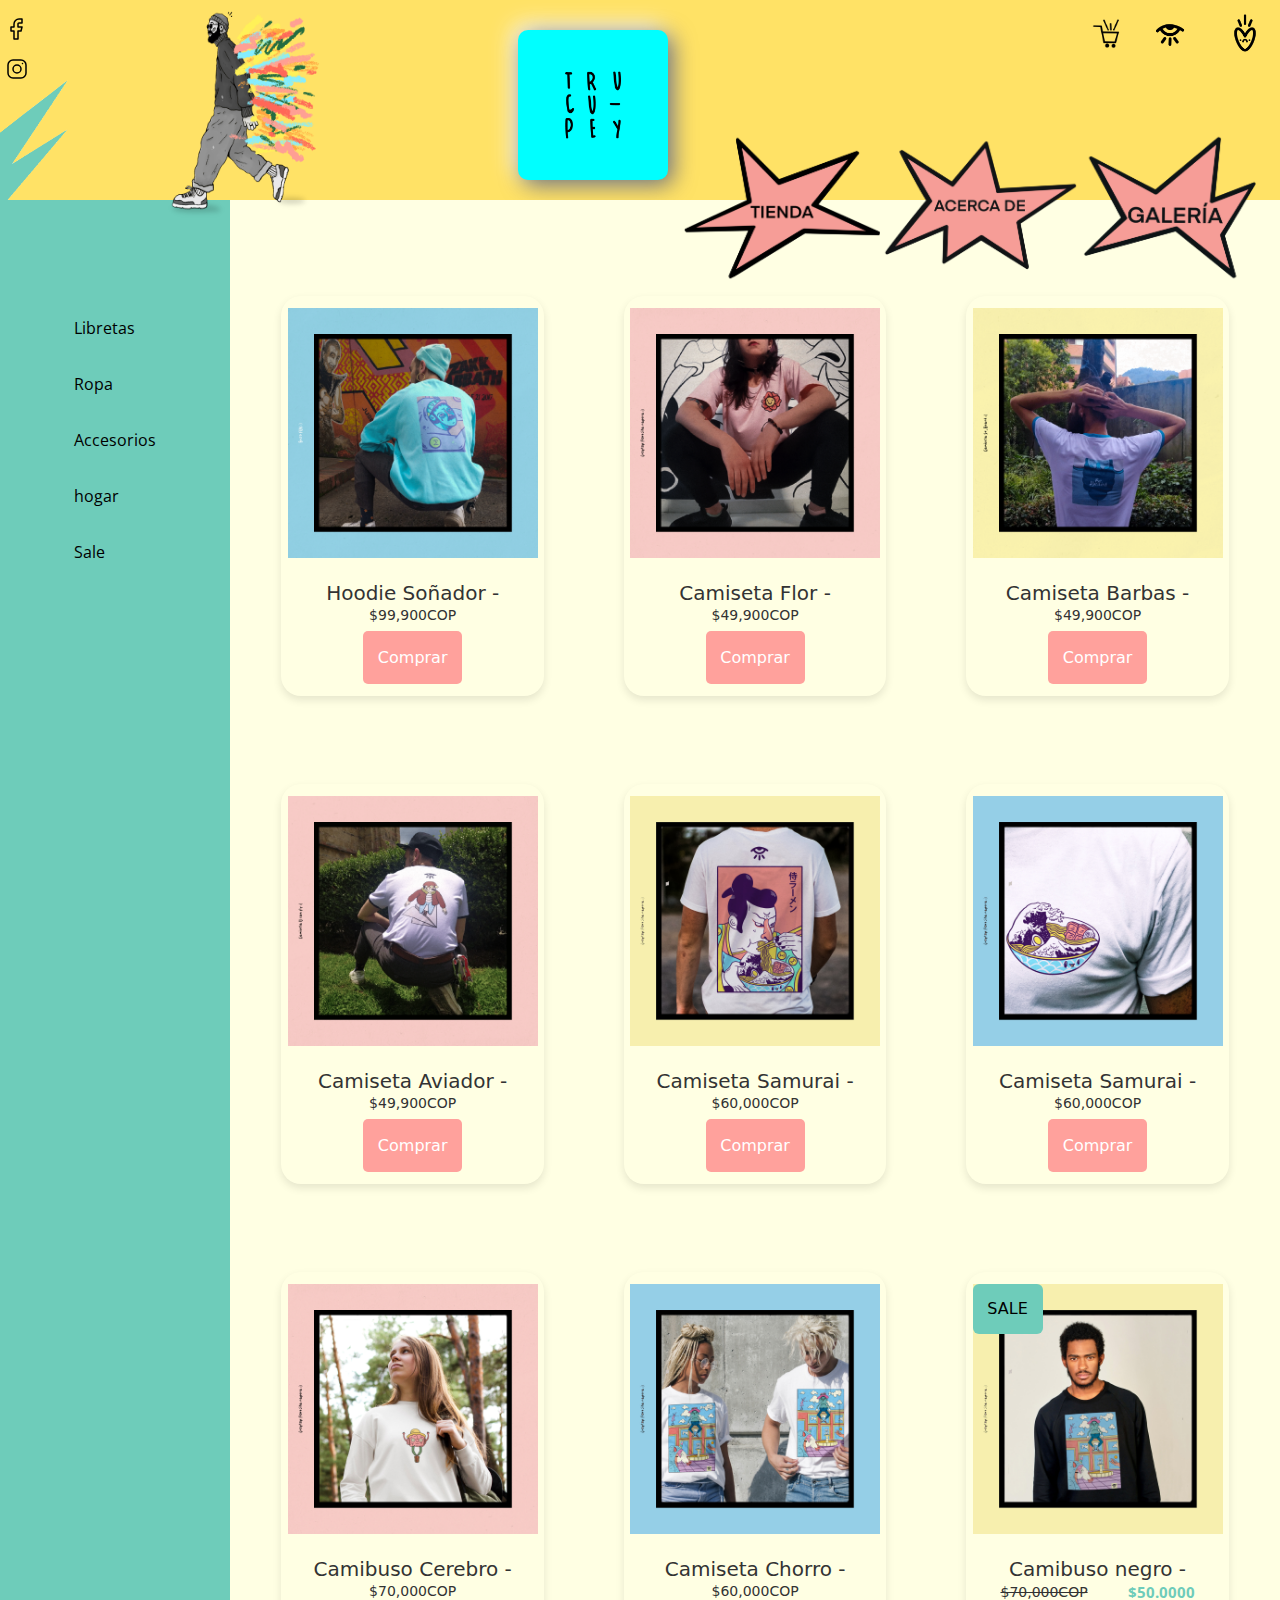
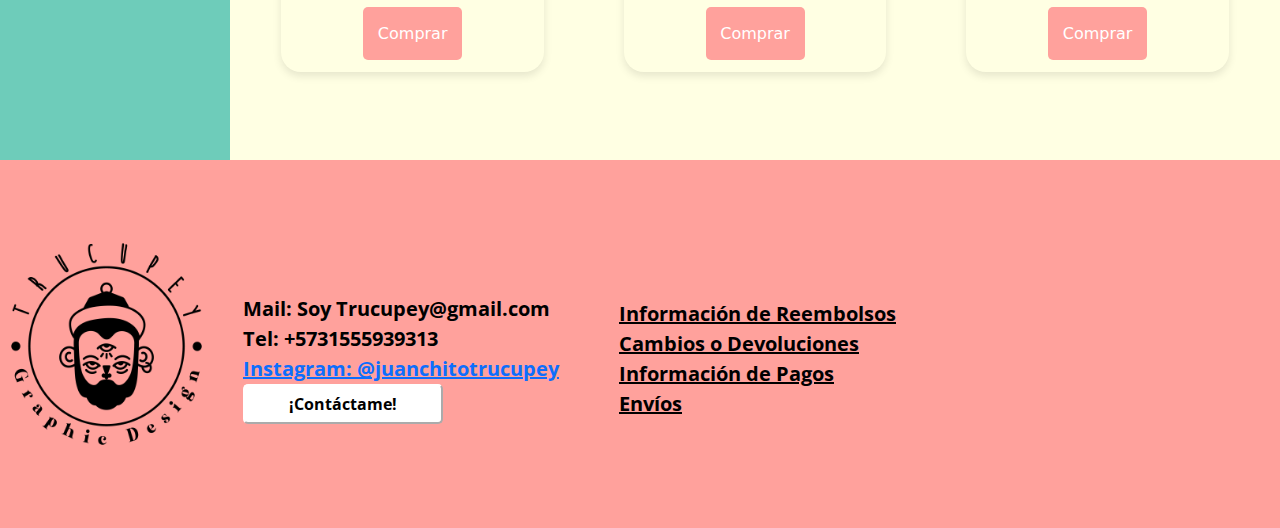
<file: html/ropa.html>
<!DOCTYPE html>
<html lang="en">
<head>
    <meta charset="UTF-8">
    <meta name="viewport" content="width=device-width, initial-scale=1.0">
    <title>Juanchito Trucupey</title>
    <link rel="stylesheet" href="../Style/ropa.css">
    <link rel="stylesheet" href="../Style/NavBar.css">
    <link rel="stylesheet" href="../Style/Footer.css">
    <link href="https://cdn.jsdelivr.net/npm/bootstrap@5.3.3/dist/css/bootstrap.min.css" rel="stylesheet" integrity="sha384-QWTKZyjpPEjISv5WaRU9OFeRpok6YctnYmDr5pNlyT2bRjXh0JMhjY6hW+ALEwIH" crossorigin="anonymous">
    <link rel="shortcut icon" href="../img/Mesa_de_trabajo_1.png" type="image/x-icon">
</head>
<body>
  <header>
    <nav>
      <div class="d-flex justify-content-between">
        <div class="mt-3">
          <div class="btnRedes"><a href="https://www.facebook.com/people/Juanjo-L%C3%A1zaro/pfbid024qEvNS1q4JunekD9Eye8wqvdA5TpA5bsW4wPYhPqRoRiU6MdzKokauvHZwfFhMpcl/\" target="_blank"><?xml version="1.0" encoding="UTF-8"?><svg width="24px" height="24px" stroke-width="1.5" viewBox="0 0 24 24" fill="none" xmlns="http://www.w3.org/2000/svg" color="#000000"><path d="M17 2H14C12.6739 2 11.4021 2.52678 10.4645 3.46447C9.52678 4.40215 9 5.67392 9 7V10H6V14H9V22H13V14H16L17 10H13V7C13 6.73478 13.1054 6.48043 13.2929 6.29289C13.4804 6.10536 13.7348 6 14 6H17V2Z" stroke="#000000" stroke-width="1.5" stroke-linecap="round" stroke-linejoin="round"></path></svg></a></div>
          <div class="btnRedes"><a href="https://www.instagram.com/juanchitotrucupey/?hl=en" target="_blank"><?xml version="1.0" encoding="UTF-8"?><svg width="24px" height="24px" stroke-width="1.5" viewBox="0 0 24 24" fill="none" xmlns="http://www.w3.org/2000/svg" color="#000000"><path d="M12 16C14.2091 16 16 14.2091 16 12C16 9.79086 14.2091 8 12 8C9.79086 8 8 9.79086 8 12C8 14.2091 9.79086 16 12 16Z" stroke="#000000" stroke-width="1.5" stroke-linecap="round" stroke-linejoin="round"></path><path d="M3 16V8C3 5.23858 5.23858 3 8 3H16C18.7614 3 21 5.23858 21 8V16C21 18.7614 18.7614 21 16 21H8C5.23858 21 3 18.7614 3 16Z" stroke="#000000" stroke-width="1.5"></path><path d="M17.5 6.51L17.51 6.49889" stroke="#000000" stroke-width="1.5" stroke-linecap="round" stroke-linejoin="round"></path></svg></a></div>
        </div>
        <div>
          <div class="elementos">
            <img class="Decoracion responsiveImg" src="../img/imagen_1.png" alt="">
            <img class="andando responsiveImg" src="../img/Juanchito.png" alt="">
          <a href=""> <img class="logo" src="../img/Logo.png" alt=""></a>
        </div>
        </div>
        <div class="responsiveImg">
          <img type= "button" class="Iconos Carrito" src="../img/carrito.png" alt="" data-bs-toggle="offcanvas" data-bs-target="#carrito" aria-controls="offcanvasRight">
          <img type="button" class="Iconos" src="../img/Ojo.png" alt="" data-bs-toggle="offcanvas" data-bs-target="#buscador" aria-controls="offcanvasRight">
          <a href="../html/Favoritos.html"><img  type="button" class="Iconos" src="../img/Corazon.png" alt=""></a>
        </div> 
       </div> 
    <div class="d-flex justify-content-end btnMenu">
      <a href="./tienda.html"><img class="btnMenu1" src="../img/1.jpg" alt=""></a>
      <a href="./acerca.html"><img class="btnMenu1" src="../img/2.jpg" alt=""></a>
      <a href="./galeria.html"><img class="btnMenu1" src="../img/Galeria-3.png" alt=""></a>
    </div> 
    </nav>
</header>
    <!-- TIENDA SELECTORES -->

    <div class="cuerpoTienda">
   <section class="tienda d-flex flex-column">
    <div class="d-flex flex-column ">
        <a href="./index.html" class="filter my-3">Libretas</a> 
        <a class="ropa my-3">Ropa</a> 
        <a href="./Accesorios.html" class="accesorios my-3">Accesorios</a> 
        <a href="./hogar.html" class="hogar my-3">hogar</a> 
        <a href="./sale.html" class="sale my-3">Sale</a>

    </div>

   </section>
    <section class="section1 flex-wrap">
        <div class="container flex-wrap py-5">
            <div class="row justify-content-center">
       
        <div class="box col-3 mt-5">
            <div> <img class="image-box" src="../img/hoodie1.png" alt="Tote Bag"> </div>            
            <div class="description"> <h5 class="card-title responsive">Hoodie Soñador -</h5> $99,900COP</div>
            <a href="../html/InfoCompra.html">
              <button class="buy-button">Comprar</button>
            </a>
        </div>

        <div class="box col-3 mt-5">
            <div> <img class="image-box" src="../img/shirt1.png" alt="Tote Bag"> </div>            
            <div class="description"><h5 class="card-title responsive">Camiseta Flor -</h5> $49,900COP</div>
            <a href="../html/InfoCompra.html">
              <button class="buy-button">Comprar</button>
            </a>
        </div>

        <div class="box col-3 mt-5">
          <div> <img class="image-box" src="../Ropa/Camiseta barbas.png" alt="Tote Bag"> </div>            
          <div class="description"><h5 class="card-title responsive">Camiseta Barbas -</h5> $49,900COP</div>
          <a href="../html/InfoCompra.html">
            <button class="buy-button">Comprar</button>
           </a>
      </div>

        <div class="box col-3 mt-5">
            <div> <img class="image-box" src="../img/shirt2.png" alt="Tote Bag"> </div>            
            <div class="description">  <h5 class="card-title responsive">Camiseta Aviador -</h5> $49,900COP</div>
            <a href="../html/InfoCompra.html">
              <button class="buy-button">Comprar</button>
             </a>
        </div>

        <div class="box col-3 mt-5">
          <div> <img class="image-box" src="../Ropa/Samurai.jpg" alt="Tote Bag"> </div>            
          <div class="description">  <h5 class="card-title responsive">Camiseta Samurai -</h5> $60,000COP</div>
          <a href="../html/InfoCompra.html">
            <button class="buy-button">Comprar</button>
          </a>
      </div>

      <div class="box col-3 mt-5">
        <div> <img class="image-box" src="../Ropa/Ramen.jpg" alt="Tote Bag"> </div>            
        <div class="description">  <h5 class="card-title responsive">Camiseta Samurai -</h5> $60,000COP</div>
        <a href="../html/InfoCompra.html">
         <button class="buy-button">Comprar</button>
        </a>
    </div>

    <div class="box col-3 mt-5">
      <div> <img class="image-box" src="../Ropa/Camibuso cerebro.jpg" alt="Tote Bag"> </div>            
      <div class="description">  <h5 class="card-title responsive">Camibuso Cerebro -</h5> $70,000COP</div>
      <a href="../html/InfoCompra.html">
        <button class="buy-button">Comprar</button>
      </a>
  </div>

  <div class="box col-3 mt-5">
    <div> <img class="image-box" src="../Ropa/camiseta chapinero.jpg" alt="Tote Bag"> </div>            
    <div class="description"> <h5 class="card-title responsive">Camiseta Chorro -</h5>  $60,000COP</div>
    <a href="../html/InfoCompra.html">
     <button class="buy-button">Comprar</button>
    </a>
</div>

<div class="box col-3 mt-5">
  <div> <div> <button class="sale2">SALE</button> </div> <img class="image-box" src="../Ropa/Camibuso negro.jpg" alt="Tote Bag"> </div>            
  <div class="description"> <h5 class="card-title responsive">Camibuso negro -</h5>  
    <section class="descuento">
      <p  class="text-decoration-line-through responsive ">$70,000COP</p> 
      <p class="oferta"> $50.0000</p>
  </section>
  </div> 
  <a href="../html/InfoCompra.html">
    <button class="buy-button justify-content-end">Comprar</button>
  </a>
</div>


    </div>
    </div>
    </section>

  </div>


    <footer class="footer">
    <img class="logofooter"src="../img/Mesa_de_trabajo_1.png">
   <p >
        <div class="box1">
            Mail: Soy Trucupey@gmail.com<br>
            Tel: +5731555939313<br>
            <a href="https://www.google.com/url?sa=t&source=web&rct=j&opi=89978449&url=https://www.instagram.com/juanchitotrucupey/%3Fhl%3Den&ved=2ahUKEwig1Luwm4WJAxXnRTABHV8TI0UQFnoECBgQAQ&usg=AOvVaw2mMWa2kpWXOfszwpzN00ux">Instagram: @juanchitotrucupey<br></a>
            <a href="contact.html"><button class="buttonfooter">¡Contáctame!</button></a>
        </div>
        
        <div class="box2">
          <a class="infocolor" href="faq.html">Información de Reembolsos</a><br>
          <a class="infocolor" href="faq.html">Cambios o Devoluciones</a><br>
          <a class="infocolor" href="faq.html">Información de Pagos</a><br>
          <a class="infocolor" href="faq.html">Envíos</a><br>
        </div>
      </p>
   

    </footer>

    <!-- boton Modal bucador -->

    <div class="offcanvas offcanvas-end" tabindex="-1" id="buscador" aria-labelledby="offcanvasRightLabel">
      <div class="offcanvas-header">
        <img class="w-50 h-75 m-0"  src="../img/Ojo.png"  alt="">
        <h5 class="offcanvas-title m-0" id="offcanvasRightLabel">Tienda Juanchito Trucupey</h5>
        <button type="button" class="btn-close" data-bs-dismiss="offcanvas" aria-label="Close"></button>
      </div>
      <div class="offcanvas-body">
        <input type="search" class="buscador" placeholder="Buscar un producto"></input>
      </div>
    </div>
  <!-- boton Modal Carrito -->
  <div class="offcanvas offcanvas-end" tabindex="-1" id="carrito" aria-labelledby="offcanvasRightLabel">
        <div class="offcanvas-header">
        <button type="button" class="btn-close" data-bs-dismiss="offcanvas" aria-label="Close"></button>
        </div>
        <div class="offcanvas-body">
          <div class="card" style="width: 13rem;">
            <img src="../img/shirt1.png" class="card-img-top" alt="...">
            <div class="card-body">
              <p class="Texto-Modal">Camisa Trucupey</p>
              <p class="Texto-Modal">$49.900</p>
            <div class="botonesDeCompra">
              <button class="sumarYrestar">-</button>
              <p>1</p>
              <button class="sumarYrestar">+</button>
            </div>
            </div>
          </div>
        </div>
        <div class="m-3">
          <div class="linea"></div>
          <p><strong>Subtotal:</strong> $49.900</p>
          <p class="Iva">IVA incluido y envio agregados en el checkout</p>
          <a href="../html/InfoCompra.html"><button class="checkout"><strong>checkout</strong></button></a>
        </div>
  </div>
    <script src="https://cdn.jsdelivr.net/npm/bootstrap@5.3.3/dist/js/bootstrap.bundle.min.js" integrity="sha384-YvpcrYf0tY3lHB60NNkmXc5s9fDVZLESaAA55NDzOxhy9GkcIdslK1eN7N6jIeHz" crossorigin="anonymous"></script>
</body>
</html>
</file>
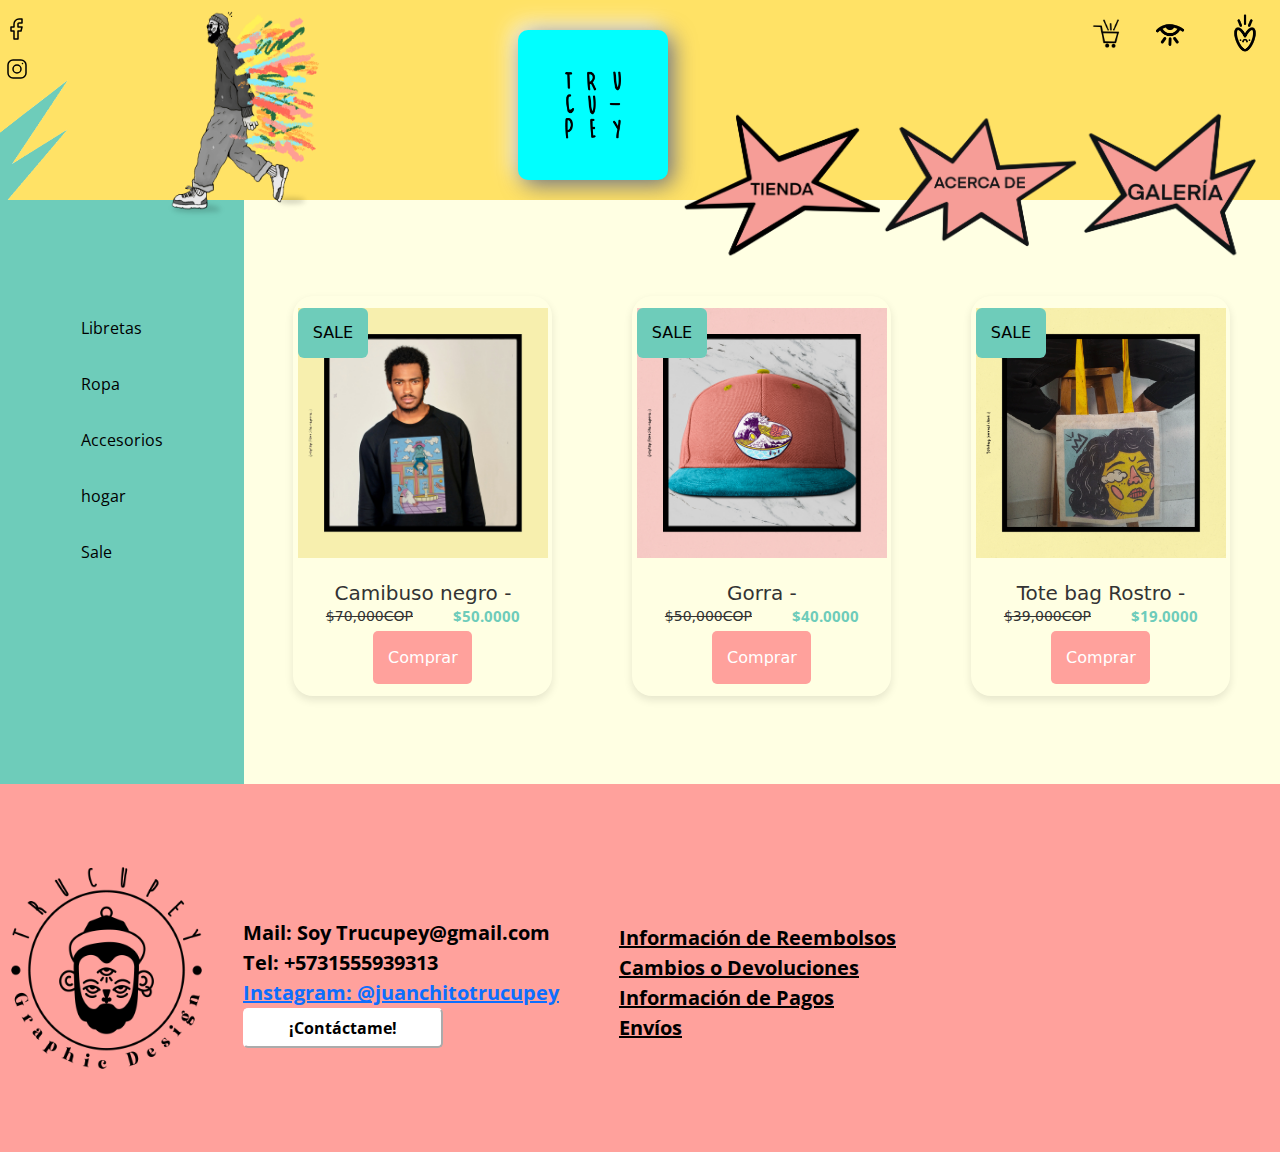
<file: html/sale.html>
<!DOCTYPE html>
<html lang="en">
<head>
    <meta charset="UTF-8">
    <meta name="viewport" content="width=device-width, initial-scale=1.0">
    <title>Juanchito Trucupey</title>
    <link rel="stylesheet" href="../Style/sale.css">
    <link rel="stylesheet" href="../Style/NavBar.css">
    <link rel="stylesheet" href="../Style/Footer.css">
    <link href="https://cdn.jsdelivr.net/npm/bootstrap@5.3.3/dist/css/bootstrap.min.css" rel="stylesheet" integrity="sha384-QWTKZyjpPEjISv5WaRU9OFeRpok6YctnYmDr5pNlyT2bRjXh0JMhjY6hW+ALEwIH" crossorigin="anonymous">
    <link rel="shortcut icon" href="../img/Mesa_de_trabajo_1.png" type="image/x-icon">
</head>
<body>
  <header>
    <nav>
      <div class="d-flex justify-content-between">
        <div class="mt-3">
          <div class="btnRedes"><a href="https://www.facebook.com/people/Juanjo-L%C3%A1zaro/pfbid024qEvNS1q4JunekD9Eye8wqvdA5TpA5bsW4wPYhPqRoRiU6MdzKokauvHZwfFhMpcl/\" target="_blank"><?xml version="1.0" encoding="UTF-8"?><svg width="24px" height="24px" stroke-width="1.5" viewBox="0 0 24 24" fill="none" xmlns="http://www.w3.org/2000/svg" color="#000000"><path d="M17 2H14C12.6739 2 11.4021 2.52678 10.4645 3.46447C9.52678 4.40215 9 5.67392 9 7V10H6V14H9V22H13V14H16L17 10H13V7C13 6.73478 13.1054 6.48043 13.2929 6.29289C13.4804 6.10536 13.7348 6 14 6H17V2Z" stroke="#000000" stroke-width="1.5" stroke-linecap="round" stroke-linejoin="round"></path></svg></a></div>
          <div class="btnRedes"><a href="https://www.instagram.com/juanchitotrucupey/?hl=en" target="_blank"><?xml version="1.0" encoding="UTF-8"?><svg width="24px" height="24px" stroke-width="1.5" viewBox="0 0 24 24" fill="none" xmlns="http://www.w3.org/2000/svg" color="#000000"><path d="M12 16C14.2091 16 16 14.2091 16 12C16 9.79086 14.2091 8 12 8C9.79086 8 8 9.79086 8 12C8 14.2091 9.79086 16 12 16Z" stroke="#000000" stroke-width="1.5" stroke-linecap="round" stroke-linejoin="round"></path><path d="M3 16V8C3 5.23858 5.23858 3 8 3H16C18.7614 3 21 5.23858 21 8V16C21 18.7614 18.7614 21 16 21H8C5.23858 21 3 18.7614 3 16Z" stroke="#000000" stroke-width="1.5"></path><path d="M17.5 6.51L17.51 6.49889" stroke="#000000" stroke-width="1.5" stroke-linecap="round" stroke-linejoin="round"></path></svg></a></div>
        </div>
        <div>
          <div class="elementos">
            <img class="Decoracion responsiveImg" src="../img/imagen_1.png" alt="">
            <img class="andando responsiveImg" src="../img/Juanchito.png" alt="">
          <a href=""> <img class="logo" src="../img/Logo.png" alt=""></a>
        </div>
        </div>
        <div class="responsiveImg">
          <img type= "button" class="Iconos Carrito" src="../img/carrito.png" alt="" data-bs-toggle="offcanvas" data-bs-target="#carrito" aria-controls="offcanvasRight">
          <img type="button" class="Iconos" src="../img/Ojo.png" alt="" data-bs-toggle="offcanvas" data-bs-target="#buscador" aria-controls="offcanvasRight">
          <a href="../html/Favoritos.html"><img  type="button" class="Iconos" src="../img/Corazon.png" alt=""></a>
        </div> 

        </nav>
    </header>



       </div> 
    <div class="d-flex justify-content-end btnMenu">
      <a href="./tienda.html"><img class="btnMenu1" src="../img/1.jpg" alt=""></a>
      <a href="./acerca.html"><img class="btnMenu1" src="../img/2.jpg" alt=""></a>
      <a href="./galeria.html"><img class="btnMenu1" src="../img/Galeria-3.png" alt=""></a>
    </div> 
    </nav>
</header>

    <!-- TIENDA SELECTORES -->

    <div class="cuerpoTienda">
   <section class="tienda d-flex flex-column" >
    <div class="d-flex flex-column ">
        <a href="./libretas.html" class="filter my-3">Libretas</a> 
        <a href="./ropa.html" class="ropa my-3">Ropa</a> 
        <a href="./Accesorios.html" class="accesorios my-3">Accesorios</a> 
        <a href="./hogar.html" class="hogar my-3">hogar</a> 
        <a class="sale my-3">Sale</a>

    </div>

   </section>
 
       
   <section class="section1 flex-wrap">
    <div class="container flex-wrap py-5">
        <div class="row justify-content-center">


    <div class="box col-3 mt-5">
        <div> <div> <button class="sale2">SALE</button> </div> <img class="image-box" src="../Ropa/Camibuso negro.jpg" alt="Tote Bag"> </div>            
        <div class="description"> <h5 class="card-title responsive">Camibuso negro -</h5>  
          <section class="descuento">
            <p  class="text-decoration-line-through responsive">$70,000COP</p> 
            <p class="oferta"> $50.0000</p>
        </section>
        </div> 
        <a href="../html/InfoCompra.html">
          <button class="buy-button justify-content-end">Comprar</button>
        </a>
    </div>
    
    <div class="box col-3 mt-5">
      <div> <button class="sale2">SALE</button>  <img class="image-box" src="../Accesorios/gorra ramen.jpg" alt="Tote Bag"> </div>            
      <div class="description"> <h5 class="card-title responsive">Gorra -</h5>

        <section class="descuento">
         <p class="text-decoration-line-through responsive">$50,000COP</p>
         <p class="oferta"> $40.0000</p>
        </section>
        </div>
         
      <a href="../html/InfoCompra.html">

       <button class="buy-button">Comprar</button>
      </a>
  </div>

    
    <div class="box col-3 mt-5">
      <div> <button class="sale2">SALE</button>  <img class="image-box" src="../img/totebag2.png" alt="Tote Bag"> </div>            
      <div class="description"> <h5 class="card-title responsive">Tote bag Rostro -</h5>
        
        <section class="descuento">
        <p class="text-decoration-line-through responsive">$39,000COP</p>
        <p class="oferta"> $19.0000</p>
      </section>
      </div>
      <a href="../html/InfoCompra.html">
        <button class="buy-button">Comprar</button>
      </a>
  </div>        

  
     
    </div>
    </div>
    </section>

  </div>


    <footer class="footer">
    <img class="logofooter"src="../img/Mesa_de_trabajo_1.png">
   <p >
        <div class="box1">
            Mail: Soy Trucupey@gmail.com<br>
            Tel: +5731555939313<br>
            <a href="https://www.google.com/url?sa=t&source=web&rct=j&opi=89978449&url=https://www.instagram.com/juanchitotrucupey/%3Fhl%3Den&ved=2ahUKEwig1Luwm4WJAxXnRTABHV8TI0UQFnoECBgQAQ&usg=AOvVaw2mMWa2kpWXOfszwpzN00ux">Instagram: @juanchitotrucupey<br></a>
            <a href="contact.html"><button class="buttonfooter">¡Contáctame!</button></a>
        </div>
        
        <div class="box2">
          <a class="infocolor" href="faq.html">Información de Reembolsos</a><br>
          <a class="infocolor" href="faq.html">Cambios o Devoluciones</a><br>
          <a class="infocolor" href="faq.html">Información de Pagos</a><br>
          <a class="infocolor" href="faq.html">Envíos</a><br>
        </div>
      </p>
   

    </footer>

    <!-- boton Modal bucador -->

    <div class="offcanvas offcanvas-end" tabindex="-1" id="buscador" aria-labelledby="offcanvasRightLabel">
      <div class="offcanvas-header">
        <img class="w-50 h-75 m-0"  src="../img/Ojo.png"  alt="">
        <h5 class="offcanvas-title m-0" id="offcanvasRightLabel">Tienda Juanchito Trucupey</h5>
        <button type="button" class="btn-close" data-bs-dismiss="offcanvas" aria-label="Close"></button>
      </div>
      <div class="offcanvas-body">
        <input type="search" class="buscador" placeholder="Buscar un producto"></input>
      </div>
    </div>
  <!-- boton Modal Carrito -->
  <div class="offcanvas offcanvas-end" tabindex="-1" id="carrito" aria-labelledby="offcanvasRightLabel">
        <div class="offcanvas-header">
        <button type="button" class="btn-close" data-bs-dismiss="offcanvas" aria-label="Close"></button>
        </div>
        <div class="offcanvas-body">
          <div class="card" style="width: 13rem;">
            <img src="../img/shirt1.png" class="card-img-top" alt="...">
            <div class="card-body">
              <p class="Texto-Modal">Camisa Trucupey</p>
              <p class="Texto-Modal">$49.900</p>
            <div class="botonesDeCompra">
              <button class="sumarYrestar">-</button>
              <p>1</p>
              <button class="sumarYrestar">+</button>
            </div>
            </div>
          </div>
        </div>
        <div class="m-3">
          <div class="linea"></div>
          <p><strong>Subtotal:</strong> $49.900</p>
          <p class="Iva">IVA incluido y envio agregados en el checkout</p>
          <a href="../html/InfoCompra.html"><button class="checkout"><strong>checkout</strong></button></a>
        </div>
  </div>
    <script src="https://cdn.jsdelivr.net/npm/bootstrap@5.3.3/dist/js/bootstrap.bundle.min.js" integrity="sha384-YvpcrYf0tY3lHB60NNkmXc5s9fDVZLESaAA55NDzOxhy9GkcIdslK1eN7N6jIeHz" crossorigin="anonymous"></script>
</body>
</html>
</file>
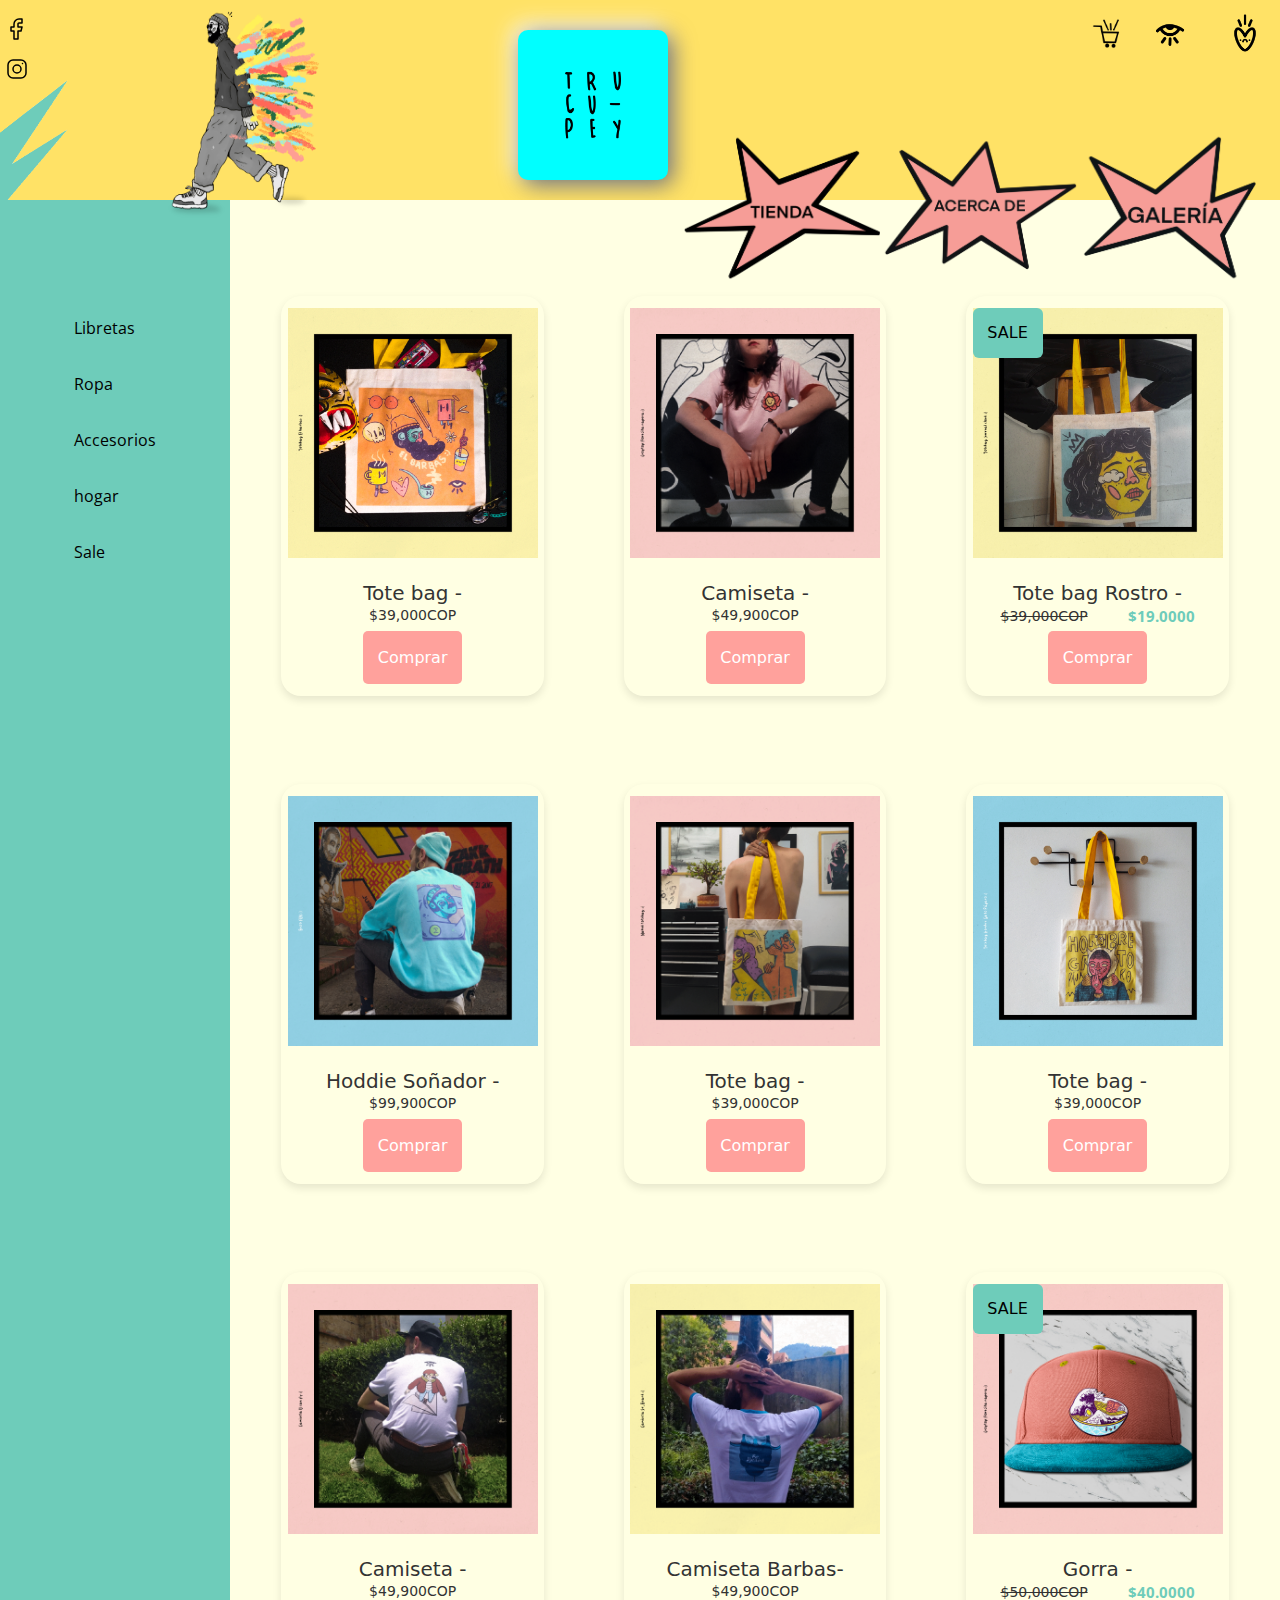
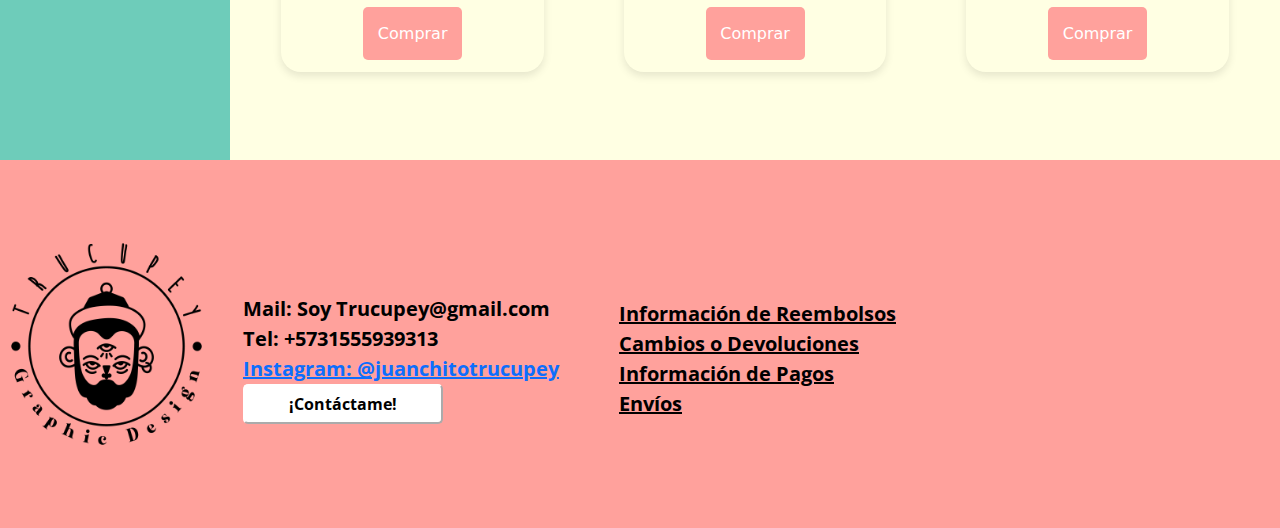
<file: html/tienda.html>
<!DOCTYPE html>
<html lang="en">
<head>
    <meta charset="UTF-8">
    <meta name="viewport" content="width=device-width, initial-scale=1.0">
    <title>Juanchito Trucupey</title>
    <link rel="stylesheet" href="../Style/tienda.css">
    <link rel="stylesheet" href="../Style/NavBar.css">
    <link rel="stylesheet" href="../Style/Footer.css">
    <link href="https://cdn.jsdelivr.net/npm/bootstrap@5.3.3/dist/css/bootstrap.min.css" rel="stylesheet" integrity="sha384-QWTKZyjpPEjISv5WaRU9OFeRpok6YctnYmDr5pNlyT2bRjXh0JMhjY6hW+ALEwIH" crossorigin="anonymous">
    <link rel="shortcut icon" href="../img/Mesa_de_trabajo_1.png" type="image/x-icon">
</head>
<body>
  <header>
    <nav>
      <div class="d-flex justify-content-between">
        <div class="mt-3">
          <div class="btnRedes"><a href="https://www.facebook.com/people/Juanjo-L%C3%A1zaro/pfbid024qEvNS1q4JunekD9Eye8wqvdA5TpA5bsW4wPYhPqRoRiU6MdzKokauvHZwfFhMpcl/\" target="_blank"><?xml version="1.0" encoding="UTF-8"?><svg width="24px" height="24px" stroke-width="1.5" viewBox="0 0 24 24" fill="none" xmlns="http://www.w3.org/2000/svg" color="#000000"><path d="M17 2H14C12.6739 2 11.4021 2.52678 10.4645 3.46447C9.52678 4.40215 9 5.67392 9 7V10H6V14H9V22H13V14H16L17 10H13V7C13 6.73478 13.1054 6.48043 13.2929 6.29289C13.4804 6.10536 13.7348 6 14 6H17V2Z" stroke="#000000" stroke-width="1.5" stroke-linecap="round" stroke-linejoin="round"></path></svg></a></div>
          <div class="btnRedes"><a href="https://www.instagram.com/juanchitotrucupey/?hl=en" target="_blank"><?xml version="1.0" encoding="UTF-8"?><svg width="24px" height="24px" stroke-width="1.5" viewBox="0 0 24 24" fill="none" xmlns="http://www.w3.org/2000/svg" color="#000000"><path d="M12 16C14.2091 16 16 14.2091 16 12C16 9.79086 14.2091 8 12 8C9.79086 8 8 9.79086 8 12C8 14.2091 9.79086 16 12 16Z" stroke="#000000" stroke-width="1.5" stroke-linecap="round" stroke-linejoin="round"></path><path d="M3 16V8C3 5.23858 5.23858 3 8 3H16C18.7614 3 21 5.23858 21 8V16C21 18.7614 18.7614 21 16 21H8C5.23858 21 3 18.7614 3 16Z" stroke="#000000" stroke-width="1.5"></path><path d="M17.5 6.51L17.51 6.49889" stroke="#000000" stroke-width="1.5" stroke-linecap="round" stroke-linejoin="round"></path></svg></a></div>
        </div>
        <div>
          <div class="elementos">
            <img class="Decoracion responsiveImg" src="../img/imagen_1.png" alt="">
            <img class="andando responsiveImg" src="../img/Juanchito.png" alt="">
          <a href=""> <img class="logo" src="../img/Logo.png" alt=""></a>
        </div>
        </div>
        <div class="responsiveImg">
          <img type= "button" class="Iconos Carrito" src="../img/carrito.png" alt="" data-bs-toggle="offcanvas" data-bs-target="#carrito" aria-controls="offcanvasRight">
          <img type="button" class="Iconos" src="../img/Ojo.png" alt="" data-bs-toggle="offcanvas" data-bs-target="#buscador" aria-controls="offcanvasRight">
          <a href="../html/Favoritos.html"><img  type="button" class="Iconos" src="../img/Corazon.png" alt=""></a>
        </div> 
       </div> 
    <div class="d-flex justify-content-end btnMenu">
      <a href="./tienda.html"><img class="btnMenu1" src="../img/1.jpg" alt=""></a>
      <a href="./acerca.html"><img class="btnMenu1" src="../img/2.jpg" alt=""></a>
      <a href="./galeria.html"><img class="btnMenu1" src="../img/Galeria-3.png" alt=""></a>
    </div> 
    </nav>
</header>
    <!-- TIENDA SELECTORES -->

    <div class="cuerpoTienda">
   <section class="tienda d-flex flex-column">
    <div class="d-flex flex-column ">
        <a href="./libretas.html" class="filter my-3">Libretas</a> 
        <a href="./ropa.html" class="ropa my-3">Ropa</a> 
        <a href="./Accesorios.html" class="accesorios my-3">Accesorios</a> 
        <a href="./hogar.html" class="hogar my-3">hogar</a> 
        <a href="./sale.html" class="sale my-3">Sale</a>

    </div>

   </section>
    <section class="section1 flex-wrap">
        <div class="container flex-wrap py-5">
            <div class="row justify-content-center">
        <div class="box col-3 mt-5">
            <div> <img class="image-box" src="../img/totebag1.png" alt="Tote Bag"> </div>            
            <div class="description"> <h5 class="card-title responsive1">Tote bag -</h5> $39,000COP</div>
            <a href="../html/InfoCompra.html">
              <button class="buy-button">Comprar</button>
            </a>
        </div>
        
        <div class="box col-3 mt-5">
          <div> <img class="image-box" src="../img/shirt1.png" alt="Tote Bag"> </div>            
          <div class="description"> <h5 class="card-title responsive1">Camiseta -</h5> $49,900COP</div>
          <a href="../html/InfoCompra.html">
           <button class="buy-button">Comprar</button>
          </a>
      </div>

        
      <div class="box col-3 mt-5 responsive">
        <div> <button class="sale2">SALE</button>  <img class="image-box" src="../img/totebag2.png" alt="Tote Bag"> </div>            
        <div class="description"> <h5 class="card-title responsive1">Tote bag Rostro -</h5>
          
          <section class="descuento">
          <p class="text-decoration-line-through">$39,000COP</p>
          <p class="oferta"> $19.0000</p>
        </section>
        </div>
        <a href="../html/InfoCompra.html">
          <button class="buy-button">Comprar</button>
        </a>
    </div>

      <div class="box col-3 mt-5 responsive">
        <div> <img class="image-box" src="../img/hoodie1.png" alt="Tote Bag"> </div>            
        <div class="description"> <h5 class="card-title responsive1">Hoddie Soñador -</h5> $99,900COP</div>
        <a href="../html/InfoCompra.html">
          <button class="buy-button">Comprar</button>
        </a>
    </div>

        <div class="box col-3 mt-5">
          <div> <img class="image-box" src="../img/Mesa de trabajo 1 copia 2.png" alt="Tote Bag"> </div>            
          <div class="description"> <h5 class="card-title responsive1">Tote bag -</h5> $39,000COP</div>
          <a href="../html/InfoCompra.html">
            <button class="buy-button">Comprar</button>
          </a>
      </div>

        

        <div class="box col-3 mt-5">
          <div> <img class="image-box" src="../img/totebag3.png" alt="Tote Bag"> </div>            
          <div class="description"> <h5 class="card-title responsive1">Tote bag -</h5>$39,000COP</div>
          <a href="../html/InfoCompra.html">
            <button class="buy-button">Comprar</button>
           </a>
      </div>

        <div class="box col-3 mt-5">
            <div> <img class="image-box" src="../img/shirt2.png" alt="Tote Bag"> </div>            
            <div class="description"> <h5 class="card-title responsive1">Camiseta -</h5> $49,900COP</div>
            <a href="../html/InfoCompra.html">
              <button class="buy-button">Comprar</button>
            </a>
        </div>

        <div class="box col-3 mt-5 responsive">
          <div> <img class="image-box" src="../img/Mesa de trabajo 3 copia.png" alt="Tote Bag"> </div>            
          <div class="description"> <h5 class="card-title responsive1">Camiseta Barbas-</h5>$49,900COP</div>
         <a href="../html/InfoCompra.html">
          <button class="buy-button">Comprar</button>
        </a>
      </div>

      <div class="box col-3 mt-5 responsive">
        <div> <button class="sale2">SALE</button>  <img class="image-box" src="../Accesorios/gorra ramen.jpg" alt="Tote Bag"> </div>            
        <div class="description"> <h5 class="card-title responsive1">Gorra -</h5>
  
          <section class="descuento">
           <p class="text-decoration-line-through">$50,000COP</p>
           <p class="oferta"> $40.0000</p>
          </section>
          </div>
           
        <a href="../html/InfoCompra.html">
  
         <button class="buy-button">Comprar</button>
        </a>
    </div>
  

        

    </div>
    </div>
    </section>

  </div>


    <footer class="footer">
    <img class="logofooter"src="../img/Mesa_de_trabajo_1.png">
   <p >
        <div class="box1">
            Mail: Soy Trucupey@gmail.com<br>
            Tel: +5731555939313<br>
            <a href="https://www.google.com/url?sa=t&source=web&rct=j&opi=89978449&url=https://www.instagram.com/juanchitotrucupey/%3Fhl%3Den&ved=2ahUKEwig1Luwm4WJAxXnRTABHV8TI0UQFnoECBgQAQ&usg=AOvVaw2mMWa2kpWXOfszwpzN00ux">Instagram: @juanchitotrucupey<br></a>
            <a href="contact.html"><button class="buttonfooter">¡Contáctame!</button></a>
        </div>
        
        <div class="box2">
          <a class="infocolor" href="faq.html">Información de Reembolsos</a><br>
          <a class="infocolor" href="faq.html">Cambios o Devoluciones</a><br>
          <a class="infocolor" href="faq.html">Información de Pagos</a><br>
          <a class="infocolor" href="faq.html">Envíos</a><br>
        </div> 
      </p>
   

    </footer>

     <!-- boton Modal bucador -->

     <div class="offcanvas offcanvas-end" tabindex="-1" id="buscador" aria-labelledby="offcanvasRightLabel">
      <div class="offcanvas-header">
        <img class="w-50 h-75 m-0"  src="../img/Ojo.png"  alt="">
        <h5 class="offcanvas-title m-0" id="offcanvasRightLabel">Tienda Juanchito Trucupey</h5>
        <button type="button" class="btn-close" data-bs-dismiss="offcanvas" aria-label="Close"></button>
      </div>
      <div class="offcanvas-body">
        <input type="search" class="buscador" placeholder="Buscar un producto"></input>
      </div>
    </div>
  <!-- boton Modal Carrito -->
  <div class="offcanvas offcanvas-end" tabindex="-1" id="carrito" aria-labelledby="offcanvasRightLabel">
        <div class="offcanvas-header">
        <button type="button" class="btn-close" data-bs-dismiss="offcanvas" aria-label="Close"></button>
        </div>
        <div class="offcanvas-body">
          <div class="card" style="width: 13rem;">
            <img src="../img/shirt1.png" class="card-img-top" alt="...">
            <div class="card-body">
              <p class="Texto-Modal">Camisa Trucupey</p>
              <p class="Texto-Modal">$49.900</p>
            <div class="botonesDeCompra">
              <button class="sumarYrestar">-</button>
              <p>1</p>
              <button class="sumarYrestar">+</button>
            </div>
            </div>
          </div>
        </div>
        <div class="m-3">
          <div class="linea"></div>
          <p><strong>Subtotal:</strong> $49.900</p>
          <p class="Iva">IVA incluido y envio agregados en el checkout</p>
          <a href="../html/InfoCompra.html"><button class="checkout"><strong>checkout</strong></button></a>
        </div>
  </div>
    <script src="https://cdn.jsdelivr.net/npm/bootstrap@5.3.3/dist/js/bootstrap.bundle.min.js" integrity="sha384-YvpcrYf0tY3lHB60NNkmXc5s9fDVZLESaAA55NDzOxhy9GkcIdslK1eN7N6jIeHz" crossorigin="anonymous"></script>
</body>
</html>
</file>
<file: Style/accesorios.css>
@import url('https://fonts.googleapis.com/css2?family=Open+Sans:ital,wght@0,300..800;1,300..800&display=swap');


.open-sans-uniquifier {
  font-family: "Open Sans", sans-serif;
  font-optical-sizing: auto;
  font-weight: weight;
  font-style: normal;
  font-variation-settings: "wdth" 100;
}
.footer {
    height: 368.42px; 
    background-color: #FFA19C;
    display: flex;
    align-items: center;
    color: white;
    font-size: 24px;
    width: 100%;
}

.logofooter {
height: 218px;
width: 213px;
justify-content: flex-start;
margin-left: 0px;


}

.box1 {
    margin-top: 30px;
    padding: 30px;
    font-family: "Open Sans", sans-serif;
  font-optical-sizing: auto;
  font-weight: bold;
  font-style: normal;
  font-variation-settings: "wdth" 100;
  color: black;
  font-size: 20px;
    }
    

.box2 {
margin-top: 30px;
padding: 30px;
font-family: "Open Sans", sans-serif;
  font-optical-sizing: auto;
  font-weight: bold;
  font-style: normal;
  font-variation-settings: "wdth" 100;
  color: black;
  font-size: 20px;
}

.buttonfooter {
background-color: white;
border-color: white;
font-size: 16px;
font-family: "Open Sans", sans-serif;
  font-optical-sizing: auto;
  font-weight: bold;
  font-style: normal;
  font-variation-settings: "wdth" 100;
  width: 200px;
  height: 40px;
  border-radius: 5px;

}

body {
    margin: 0;
    padding: 0;
    font-family: Arial, sans-serif;
}

.section {
    display: flex;
    flex-wrap: wrap;
    justify-content: space-around;
    background-color: #6ECCBA;
    width: 100%; 
    height: 700px;
    padding: 20px;
    box-sizing: border-box; 
}

.box {
    background-color: #FFFFE3;
    width: 750px;
    height: 400px;
    display: flex;
    flex-direction: column;
    align-items: center;
    justify-content: space-around;
    margin: 40px;
    margin-right: 40px;
    border-radius: 20px;
    box-shadow: 0 4px 8px rgba(0, 0, 0, 0.1);
}

.image-box {
    width: 250px;
    height: 250px;
    background-color: #ddd;
}

.description {
    width: 204px;
    height: 27px;
    text-align: center;
    font-size: 14px;
    color: #333;
}

.buy-button {
    width: 99px;
    height: 53px;
    background-color: #FFA19C;
    color: white;
    border: none;
    border-radius: 5px;
    font-size: 16px;
    cursor: pointer;
}

.infocolor {
    color:black

}

* {
    margin: 0px;
    padding: 0px;

}
nav {
    height: 200px;
    background-color: #FFE266;
} 
.btnRedes {
    margin: 0 0 0 5px;
    width: 40px;
    height: 40px;
    cursor: pointer;
    justify-content: left;
}
.Iconos {
    width: 70px;
    height: 70px;
    cursor: pointer;
}
.btnMenu {
    margin-top: -90px;
    cursor: pointer;
   
}
.btnMenu1 {  
 transition: transform 0.2s ease;
 position: relative;
 height: 150px;
 width: 200px;
 z-index: 20;
} 
.btnMenu1:hover {
    transform: translateY(-5px);
}

.elementos{
    display: flex;
}
.andando{
  size: 10cap;
  width: 200px;
  height: 218px;
  margin: 5px 190px 0 60px;
  position: relative;
}
.logo{
    background-color: aqua;
    cursor: pointer;
    width: 150px;
    height: 150px;
    border-radius: 10px;
    transition: all 680ms;
    margin: 30px 100px 0 0;
    box-shadow:  5px 5px 22px #6e6e6e,
             -5px -5px 22px #ffffff;
}
.logo:hover
{
    background-color:#ffa19c;
    transform: scale(1.1);
    box-shadow:  5px 5px 22px #6e6e6e,
             -5px -5px 22px #ffffff;
}
.Decoracion {
    width: 136px;
    height: 120px;
    margin: 80px 0 0 -430px;
}

/* Hasta aca va lo de la navBar */

.carousel-item {
    width: 100%;
    height: 450px;
    text-align: center;
}
.Carrusel {
    object-fit: cover !important; 
    width: 100% !important;
    margin: 0 auto;
    border: #FFE266 solid 3px;

}

/* Tienda selección */
.cuerpoTienda{
    display: flex;
    

}

.tienda{
    
    background-color:#6ECCBA;
    align-items: center;
    width: 250px;
    padding-top: 100px; 
    transition: transform 0.2s ease-in-out; 
}
.tienda:hover{
    transform: translateX(-5px);
}
.filter{
    font-family:"Open Sans", sans-serif;
    text-decoration: none;
    color: black;
    transition: 0.2s ease-in-out;
    cursor: pointer;
    margin-top: 20px;
    
}
.filter:hover{
    
    font-weight: bold;
    
}
.ropa{
    font-family:"Open Sans", sans-serif;
    text-decoration: none;
    color: black;
    transition: 0.2s ease-in-out;
    cursor: pointer;
    margin-top: 20px;
    
    
}
.ropa:hover{
    
    font-weight: bold;
}
.accesorios{
    font-family:"Open Sans", sans-serif;
    text-decoration: none;
    color: black;
    transition: 0.2s ease-in-out;
    cursor: pointer;
}
.accesorios:hover{
    
    font-weight: bold;
}
.hogar{
    font-family:"Open Sans", sans-serif;
    text-decoration: none;
    color: black;
    transition: 0.2s ease-in-out;
    cursor: pointer;
}

.hogar:hover{
    
    font-weight: bold;
}

.sale{
    font-family:"Open Sans", sans-serif;
    text-decoration: none;
    color: black;
    transition: 0.2s ease-in-out;
    cursor: pointer;
}
.sale:hover{
    
    font-weight: bold;
}


.logofooter2 {
    width: 250px;
    height: 180px;
}

.section1 {
    background-color:   #FFFFE3;
    
    }
    
.logofooter3 {
transform: translate(101px,93px);

}

/* Sale */

.sale2{
    background-color: #6ECCBA;
    position: absolute;
    z-index: 20;
    border: none;
    padding: 10px;
    width: 70px;
    height: 50px;
    border-radius: 6px;
    

}

.descuento{
    display:flex;
   
   align-items: center;
   justify-content: center;

}

.oferta{
    color:  #6ECCBA;
    font-family: "Open Sans", sans-serif;
    position: relative;
    font-weight: bolder;
    margin-left: 40px;
    justify-content: right;
    font-size: 15px;
}


/* estilos del modal */
.Carrito {
    height: 45px;
    width: 45px;
}
.buscador {
    width: 210px;
}
.offcanvas-header {
    flex-direction: column;
}
.botonesDeCompra {
    display: flex;
    gap: 5px;
    justify-content:center
}
.sumarYrestar {
    width: 30px;
    height: 30px;
    background-color: #6ECCBA;
}
.offcanvas-body {
    margin-left: 90px;
}
.Texto-Modal {
    margin-left: 50px;
}
.linea {
    border-bottom: 1px solid #e4dede;
}
.checkout {
    background-color: #FFE266;
    border-color: #FFE266;
    width: 300px;
    margin-left: 35px;
}
.Iva {
    font-family: 'Segoe UI', Tahoma, Geneva, Verdana, sans-serif;
    font-size: 12px;
}
@media screen and (max-width: 1191px){
    .image-box {
        width: 230px;
        height: 230px;
    }
    
}
@media screen and (max-width: 1156px){
    .image-box {
        width: 190px;
        height: 190px;
    }
    
}
@media screen and (max-width: 990px){
    .image-box {
        width: 130px;
        height: 130px;
    } .responsive {
        display: none;
    }.box {
        width: 100px;
        height: 200px;
    }
    
}
@media screen and (max-width: 921px){
    .image-box {
        width: 120px;
        height: 120px;
    } 
    
}
@media screen and (max-width: 809px){
    .image-box {
        width: 110px;
        height: 110px;
    } 
    
}
@media screen and (max-width: 754px){
    .image-box {
        width: 100px;
        height: 100px;
    }
    
}
@media screen and (max-width: 654px){
    .image-box {
        width: 80px;
        height: 80px;
    }
    .responsive {
        font-size: 15px;
    }
    
}
</file>
<file: Style/NavBar.css>
* {
    box-sizing: border-box;
    margin: 0;
}

/* responsiveNavBar */

@media screen and (max-width: 1104px){
    .responsiveImg {
     display: none;
    }
    .logo {
        margin: 30px 500px 0 0;
        width: 120px ;
        height: 120px;
    } .btnMenu1 {
        top:80px
    }
  }
@media screen and (max-width: 916px){
    .logo {
        margin: 30px 300px 0 0;
} .btnMenu1 {
    height: 100px;
    width: 160px;
    top: 100px;
} }
@media screen and (max-width: 580px){
    .logo {
        margin: 30px 200px 0 0;
}
 }
/* hasta aca va es responsiveNavBar */
</file>
<file: Style/Footer.css>
* {
    box-sizing: border-box;
    margin: 0;
}
/* responsive footer */

@media screen and (max-width: 1034px ) {
    .box1 {
    font-size: 15px;
    }
    .buttonfooter {
    font-size: 12px;
    width: 150px;
    height: 30px;
    border-radius: 4px;
    }
    .box2 {
        font-size: 15px;
    }
    }

    @media screen and (max-width: 784px ) {
        .box1 {
        font-size: 13px;
        }
        .buttonfooter {
        font-size: 10px;
        width: 130px;
        height: 30px;
        border-radius: 2px;
        }
        .box2 {
            font-size: 13px;
        }
        .logofooter {
        height: 180px;
        width: 185px;
        }
        }
        
    @media screen and (max-width: 565px ) {
        .box1 {
        font-size: 10px;
        }
        .buttonfooter {
        font-size: 9px;
        width: 130px;
        height: 30px;
        border-radius: 2px;
        }
        .box2 {
            font-size: 10px;
        }
        .logofooter {
        height: 160px;
        width: 165px;
        }
        }
</file>
<file: Style/acerca.css>
@import url('https://fonts.googleapis.com/css2?family=Open+Sans:ital,wght@0,300..800;1,300..800&display=swap');


.open-sans-uniquifier {
  font-family: "Open Sans", sans-serif;
  font-optical-sizing: auto;
  font-weight: weight;
  font-style: normal;
  font-variation-settings: "wdth" 100;
}
.footer {
    height: 368.42px; 
    background-color: #FFA19C;
    display: flex;
    align-items: center;
    color: white;
    font-size: 24px;
    width: 100%;
}

.logofooter {
height: 218px;
width: 213px;
justify-content: flex-start;
margin-left: 0px;


}

.box1 {
    margin-top: 30px;
    padding: 30px;
    font-family: "Open Sans", sans-serif;
  font-optical-sizing: auto;
  font-weight: bold;
  font-style: normal;
  font-variation-settings: "wdth" 100;
  color: black;
  font-size: 20px;
    }
    

.box2 {
margin-top: 30px;
padding: 30px;
font-family: "Open Sans", sans-serif;
  font-optical-sizing: auto;
  font-weight: bold;
  font-style: normal;
  font-variation-settings: "wdth" 100;
  color: black;
  font-size: 20px;
}

.buttonfooter {
background-color: white;
border-color: white;
font-size: 16px;
font-family: "Open Sans", sans-serif;
  font-optical-sizing: auto;
  font-weight: bold;
  font-style: normal;
  font-variation-settings: "wdth" 100;
  width: 200px;
  height: 40px;
  border-radius: 5px;

}

body {
    margin: 0;
    padding: 0;
    font-family: Arial, sans-serif;
    background-color: #ffffE3;
}

.section {
    display: flex;
    flex-wrap: wrap;
    justify-content: space-around;
    background-color: #6ECCBA;
    width: 100%; 
    height: 700px;
    padding: 20px;
    box-sizing: border-box; 
}

.box {
    background-color: #FFFFE3;
    width: 1000px;
    display: flex;
    flex-direction: column;
    align-items: center;
    justify-content: space-around;
    margin: 40px;
    margin-right: 40px;
    border-radius: 20px;
    box-shadow: 0 4px 8px rgba(0, 0, 0, 0.1);
}

.image-box {
    width: 800px;
    height: 800px;
    background-color: #ddd;
}

.description {
    text-align: center;
    width: auto;
    font-size: 24px;
    color: black;
    align-content: center;
}

.description2
{
    text-align: center;
    font-size: 24px;
    color: black;
    width: 800px;
}

.descriptionclass {
display: flex;
justify-content: center;

}

.buy-button {
    width: 99px;
    height: 53px;
    background-color: #FFA19C;
    color: white;
    border: none;
    border-radius: 5px;
    font-size: 16px;
    cursor: pointer;
}

.infocolor {
    color:black

}

* {
    margin: 0px;
    padding: 0px;

}
nav {
    height: 200px;
    background-color: #FFE266;
} 
.btnRedes {
    margin: 0 0 0 5px;
    width: 40px;
    height: 40px;
    cursor: pointer;
    justify-content: left;
}
.Iconos {
    width: 70px;
    height: 70px;
    cursor: pointer;
}
.btnMenu {
    margin-top: -90px;
    cursor: pointer;
   
}
.btnMenu1 {  
    transition: transform 0.2s ease;
    position: relative;
    height: 150px;
    width: 200px;
    z-index: 20;
} 
.btnMenu1:hover {
    transform: translateY(-5px);
}

.elementos{
    display: flex;
}
.andando{
  size: 10cap;
  width: 200px;
  height: 218px;
  margin: 5px 190px 0 60px;
  position: relative;
}
.logo{
    background-color: aqua;
    cursor: pointer;
    width: 150px;
    height: 150px;
    border-radius: 10px;
    transition: all 680ms;
    margin: 30px 100px 0 0;
    box-shadow:  5px 5px 22px #6e6e6e,
             -5px -5px 22px #ffffff;
}
.logo:hover
{
    background-color:#ffa19c;
    transform: scale(1.1);
    box-shadow:  5px 5px 22px #6e6e6e,
             -5px -5px 22px #ffffff;
}
.Decoracion {
    width: 136px;
    height: 120px;
    margin: 80px 0 0 -430px;
}

/* Hasta aca va lo de la navBar */

.logofooter2 {
    width: 250px;
    height: 180px;
}

.section1 {
    background-color: #FFFFE3;
    
    }
    
.logofooter3 {
transform: translate(101px,93px);

}

.tittle {
    font-family: 'Open Sans', sans-serif;
    font-size: 48px;
    color: #2F2638;
    text-align: center;
   padding-top: 60px; 
}

/* Hasta aca va lo de la navBar */

.carousel-item {
    width: 100%;
    height: 450px;
    text-align: center;
}
.Carrusel {
    object-fit: cover !important; 
    width: 100% !important;
    margin: 0 auto;
    border: #FFE266 solid 3px;

}

.logofooter2 {
    width: 250px;
    height: 180px;
}

.section1 {
    background-color: #6ECCBA;
    
    }
    
.logofooter3 {
transform: translate(101px,93px);

}
/* estilos del modal */
.Carrito {
    height: 45px;
    width: 45px;
}
.buscador {
    width: 210px;
}
.offcanvas-header {
    flex-direction: column;
}
.botonesDeCompra {
    display: flex;
    gap: 5px;
    justify-content:center
}
.sumarYrestar {
    width: 30px;
    height: 30px;
    background-color: #6ECCBA;
}
.offcanvas-body {
    margin-left: 90px;
}
.Texto-Modal {
    margin-left: 50px;
}
.linea {
    border-bottom: 1px solid #e4dede;
}
.checkout {
    background-color: #FFE266;
    border-color: #FFE266;
    width: 300px;
    margin-left: 35px;
}
.Iva {
    font-family: 'Segoe UI', Tahoma, Geneva, Verdana, sans-serif;
    font-size: 12px;
}

/* responsiveNavBar */

@media screen and (max-width: 1104px){
    .responsiveImg {
     display: none;
    }
    .logo {
        margin: 30px 500px 0 0;
        width: 120px ;
        height: 120px;
    }
    .btnMenu1 {
        height: 120px;
        width: 180px;
   }  .responsiveHome {
    width: 380px;
    height: 265px;
}
  }
@media screen and (max-width: 916px){
    .logo {
        margin: 30px 300px 0 0;
}}
@media screen and (max-width: 580px){
    .logo {
        margin: 30px 250px 0 0;
}
.btnMenu1 {
    height: 100px;
    width: 160px;

} }
/* hasta aca va es responsiveNavBar */
</file>
<file: Style/contact.css>
@import url('https://fonts.googleapis.com/css2?family=Open+Sans:ital,wght@0,300..800;1,300..800&display=swap');


.open-sans-uniquifier {
  font-family: "Open Sans", sans-serif;
  font-optical-sizing: auto;
  font-weight: weight;
  font-style: normal;
  font-variation-settings: "wdth" 100;
}
.footer {
    height: 368.42px; 
    background-color: #FFA19C;
    display: flex;
    align-items: center;
    color: white;
    font-size: 24px;
    width: 100%;
}

.logofooter {
height: 218px;
width: 213px;
justify-content: flex-start;
margin-left: 0px;


}

.box1 {
    margin-top: 30px;
    padding: 30px;
    font-family: "Open Sans", sans-serif;
  font-optical-sizing: auto;
  font-weight: bold;
  font-style: normal;
  font-variation-settings: "wdth" 100;
  color: black;
  font-size: 20px;
    }
    

.box2 {
margin-top: 30px;
padding: 30px;
font-family: "Open Sans", sans-serif;
  font-optical-sizing: auto;
  font-weight: bold;
  font-style: normal;
  font-variation-settings: "wdth" 100;
  color: black;
  font-size: 20px;
}

.buttonfooter {
background-color: white;
border-color: white;
font-size: 16px;
font-family: "Open Sans", sans-serif;
  font-optical-sizing: auto;
  font-weight: bold;
  font-style: normal;
  font-variation-settings: "wdth" 100;
  width: 200px;
  height: 40px;
  border-radius: 5px;

}
body {
    margin: 0;
    padding: 0;
    font-family: Arial, sans-serif;
    background-color: #2F2638;
}

.section {
    display: flex;
    flex-wrap: wrap;
    justify-content: space-around;
    background-color: #6ECCBA;
    width: 100%; 
    height: 700px;
    padding: 20px;
    box-sizing: border-box; 
}


.image-box {
    width: 250px;
    height: 250px;
    background-color: #ddd;
}

.description {
    text-align: center;
    font-size: 24px;
    color: black;
}

.description2
{
    text-align: center;
    font-size: 24px;
    color: black;
    text-decoration: underline;
}


.buy-button {
    width: 99px;
    height: 53px;
    background-color: #FFA19C;
    color: white;
    border: none;
    border-radius: 5px;
    font-size: 16px;
    cursor: pointer;
}

.infocolor {
    color:black

}

* {
    margin: 0px;
    padding: 0px;

}
nav {
    height: 200px;
    background-color: #FFE266;
} 
.btnRedes {
    margin: 0 0 0 5px;
    width: 40px;
    height: 40px;
    cursor: pointer;
    justify-content: left;
}
.Iconos {
    width: 70px;
    height: 70px;
    cursor: pointer;
}
.btnMenu {
    margin-top: -90px;
    cursor: pointer;
   
}
.btnMenu1 {  
    transition: transform 0.2s ease;
    position: relative;
    height: 150px;
    width: 200px;
    z-index: 20;
} 
.btnMenu1:hover {
    transform: translateY(-5px);
}

.elementos{
    display: flex;
}
.andando{
  size: 10cap;
  width: 200px;
  height: 218px;
  margin: 5px 190px 0 60px;
  position: relative;
}
.logo{
    background-color: aqua;
    cursor: pointer;
    width: 150px;
    height: 150px;
    border-radius: 10px;
    transition: all 680ms;
    margin: 30px 100px 0 0;
    box-shadow:  5px 5px 22px #6e6e6e,
             -5px -5px 22px #ffffff;
}
.logo:hover
{
    background-color:#ffa19c;
    transform: scale(1.1);
    box-shadow:  5px 5px 22px #6e6e6e,
             -5px -5px 22px #ffffff;
}
.Decoracion {
    width: 136px;
    height: 120px;
    margin: 80px 0 0 -430px;
}

/* Hasta aca va lo de la navBar */

.logofooter2 {
    width: 250px;
    height: 180px;
}

.section1 {
    background-color: #2F2638;
    
    padding-bottom: 8rem;
    }
    
.logofooter3 {
transform: translate(101px,93px);

}

.tittle {
    font-family: 'Open Sans', sans-serif;
    font-size: 48px;
    color: #FFFFE3;
    text-align: center;
   padding-top: 60px; 
}

body {
    margin: 0;
    padding: 0;
    background-color: #f8f9fa; /* Optional background for the body */
}

.contact-box {
    width: 803px;
    height: 600px;
    background-color: #6ECCBA;
    border-radius: 15px;
    padding: 20px;
    box-shadow: 0 4px 8px rgba(0, 0, 0, 0.2);
    margin: 60px auto 0 auto; 
}

.contact-title {
    color: white;
    text-align: center;
    margin-bottom: 30px;
}

.form-group {
    margin-bottom: 20px;
}

label {
    color: black;
}

.buttonfooter2 {
    background-color:#FF925C;
    border-color: #FF925C;
    color: white;
    font-size: 16px;
    font-family: "Open Sans", sans-serif;
      font-optical-sizing: auto;
      font-style: normal;
  

}


.formOne {
background-color: #6ECCBA;

}

/* estilos del modal */
.Carrito {
    height: 45px;
    width: 45px;
}
.buscador {
    width: 210px;
}
.offcanvas-header {
    flex-direction: column;
}
.botonesDeCompra {
    display: flex;
    gap: 5px;
    justify-content:center
}
.sumarYrestar {
    width: 30px;
    height: 30px;
    background-color: #6ECCBA;
}
.offcanvas-body {
    margin-left: 90px;
}
.Texto-Modal {
    margin-left: 50px;
}
.linea {
    border-bottom: 1px solid #e4dede;
}
.checkout {
    background-color: #FFE266;
    border-color: #FFE266;
    width: 300px;
    margin-left: 35px;
}
.Iva {
    font-family: 'Segoe UI', Tahoma, Geneva, Verdana, sans-serif;
    font-size: 12px;
}

.btn5 {
display: flex;
justify-content: center;

}

@media (max-width:800px) {
    .contact-box {
        width: 80%;
        height: 550px;
    
    }
    
}
</file>
<file: Style/faq.css>
@import url('https://fonts.googleapis.com/css2?family=Open+Sans:ital,wght@0,300..800;1,300..800&display=swap');


.open-sans-uniquifier {
  font-family: "Open Sans", sans-serif;
  font-optical-sizing: auto;
  font-weight: weight;
  font-style: normal;
  font-variation-settings: "wdth" 100;
}
.footer {
    height: 368.42px; 
    background-color: #FFA19C;
    display: flex;
    align-items: center;
    color: white;
    font-size: 24px;
    width: 100%;
}

.logofooter {
height: 218px;
width: 213px;
justify-content: flex-start;
margin-left: 0px;


}

.box1 {
    margin-top: 30px;
    padding: 30px;
    font-family: "Open Sans", sans-serif;
  font-optical-sizing: auto;
  font-weight: bold;
  font-style: normal;
  font-variation-settings: "wdth" 100;
  color: black;
  font-size: 20px;
    }
    

.box2 {
margin-top: 30px;
padding: 30px;
font-family: "Open Sans", sans-serif;
  font-optical-sizing: auto;
  font-weight: bold;
  font-style: normal;
  font-variation-settings: "wdth" 100;
  color: black;
  font-size: 20px;
}

.buttonfooter {
background-color: white;
border-color: white;
font-size: 16px;
font-family: "Open Sans", sans-serif;
  font-optical-sizing: auto;
  font-weight: bold;
  font-style: normal;
  font-variation-settings: "wdth" 100;
  width: 200px;
  height: 40px;
  border-radius: 5px;

}

body {
    margin: 0;
    padding: 0;
    font-family: Arial, sans-serif;
}

.section {
    display: flex;
    flex-wrap: wrap;
    justify-content: space-around;
    background-color: #6ECCBA;
    width: 100%; 
    height: 700px;
    padding: 20px;
    box-sizing: border-box; 
}

.box {
    background-color: #FFFFE3;
    width: 750px;
    display: flex;
    flex-direction: column;
    align-items: center;
    justify-content: space-around;
    margin: 40px;
    margin-right: 40px;
    border-radius: 20px;
    box-shadow: 0 4px 8px rgba(0, 0, 0, 0.1);
}

.image-box {
    width: 250px;
    height: 250px;
    background-color: #ddd;
}

.description {
    text-align: center;
    font-size: 24px;
    color: black;
}

.description2
{
    text-align: center;
    font-size: 24px;
    color: black;
    text-decoration: underline;
}


.buy-button {
    width: 99px;
    height: 53px;
    background-color: #FFA19C;
    color: white;
    border: none;
    border-radius: 5px;
    font-size: 16px;
    cursor: pointer;
}

.infocolor {
    color:black

}

* {
    margin: 0px;
    padding: 0px;

}
nav {
    height: 200px;
    background-color: #FFE266;
} 
.btnRedes {
    margin: 0 0 0 5px;
    width: 40px;
    height: 40px;
    cursor: pointer;
    justify-content: left;
}
.Iconos {
    width: 70px;
    height: 70px;
    cursor: pointer;
}
.btnMenu {
    margin-top: -90px;
    cursor: pointer;
   
}
.btnMenu1 {  
    transition: transform 0.2s ease;
    position: relative;
    z-index: 20;
    height: 150px;
    width: 200px;
} 
.btnMenu1:hover {
    transform: translateY(-5px);
}

.elementos{
    display: flex;
}
.andando{
  size: 10cap;
  width: 200px;
  height: 218px;
  margin: 5px 190px 0 60px;
  position: relative;
}
.logo{
    background-color: aqua;
    cursor: pointer;
    width: 150px;
    height: 150px;
    border-radius: 10px;
    transition: all 680ms;
    margin: 30px 100px 0 0;
    box-shadow:  5px 5px 22px #6e6e6e,
             -5px -5px 22px #ffffff;
}
.logo:hover
{
    background-color:#ffa19c;
    transform: scale(1.1);
    box-shadow:  5px 5px 22px #6e6e6e,
             -5px -5px 22px #ffffff;
}
.Decoracion {
    width: 136px;
    height: 120px;
    margin: 80px 0 0 -430px;
}

/* Hasta aca va lo de la navBar */

.logofooter2 {
    width: 250px;
    height: 180px;
}

.section1 {
    background-color: #FF5955;
    
    }
    
.logofooter3 {
transform: translate(101px,93px);

}

.tittle {
    font-family: 'Open Sans', sans-serif;
    font-size: 48px;
    color: #FFFFE3;
    text-align: center;
   padding-top: 60px; 
}

/* estilos del modal */
.Carrito {
    height: 45px;
    width: 45px;
}
.buscador {
    width: 210px;
}
.offcanvas-header {
    flex-direction: column;
}
.botonesDeCompra {
    display: flex;
    gap: 5px;
    justify-content:center
}
.sumarYrestar {
    width: 30px;
    height: 30px;
    background-color: #6ECCBA;
}
.offcanvas-body {
    margin-left: 90px;
}
.Texto-Modal {
    margin-left: 50px;
}
.linea {
    border-bottom: 1px solid #e4dede;
}
.checkout {
    background-color: #FFE266;
    border-color: #FFE266;
    width: 300px;
    margin-left: 35px;
}
.Iva {
    font-family: 'Segoe UI', Tahoma, Geneva, Verdana, sans-serif;
    font-size: 12px;
}

@media (max-width:800px) {
    .info {
        width: 90% !important; 
        padding: 20px 10px;
    
    }
    
}
</file>
<file: Style/InfoCampra.css>
@import url('https://fonts.googleapis.com/css2?family=Open+Sans:ital,wght@0,300..800;1,300..800&display=swap');


.open-sans-uniquifier {
  font-family: "Open Sans", sans-serif;
  font-optical-sizing: auto;
  font-weight: weight;
  font-style: normal;
  font-variation-settings: "wdth" 100;
}
.footer {
    height: 368.42px; 
    background-color: #FFA19C;
    display: flex;
    align-items: center;
    color: white;
    font-size: 24px;
    width: 100%;
}

.logofooter {
height: 218px;
width: 213px;
justify-content: flex-start;
margin-left: 0px;


}

.box1 {
    margin-top: 30px;
    padding: 30px;
    font-family: "Open Sans", sans-serif;
  font-optical-sizing: auto;
  font-weight: bold;
  font-style: normal;
  font-variation-settings: "wdth" 100;
  color: black;
  font-size: 20px;
    }
    

.box2 {
margin-top: 30px;
padding: 30px;
font-family: "Open Sans", sans-serif;
  font-optical-sizing: auto;
  font-weight: bold;
  font-style: normal;
  font-variation-settings: "wdth" 100;
  color: black;
  font-size: 20px;
}

.buttonfooter {
background-color: white;
border-color: white;
font-size: 16px;
font-family: "Open Sans", sans-serif;
  font-optical-sizing: auto;
  font-weight: bold;
  font-style: normal;
  font-variation-settings: "wdth" 100;
  width: 200px;
  height: 40px;
  border-radius: 5px;

}
* {
    margin: 0px;
    padding: 0px;

}
nav {
    height: 200px;
    background-color: #FFE266;
} 
.btnRedes {
    margin: 0 0 0 5px;
    width: 40px;
    height: 40px;
    cursor: pointer;
    justify-content: left;
}
.Iconos {
    width: 70px;
    height: 70px;
    cursor: pointer;
}
.btnMenu {
    margin-top: -90px;
    cursor: pointer;
   
}
.btnMenu1 {  
    transition: transform 0.2s ease;
    position: relative;
    height: 150px;
    width: 200px;
    z-index: 20;
} 
.btnMenu1:hover {
    transform: translateY(-5px);
}

.elementos{
    display: flex;
}
.andando{
  size: 10cap;
  width: 200px;
  height: 218px;
  margin: 5px 190px 0 60px;
  position: relative;
}
.logo{
    background-color: aqua;
    cursor: pointer;
    width: 150px;
    height: 150px;
    border-radius: 10px;
    transition: all 680ms;
    margin: 30px 100px 0 0;
    box-shadow:  5px 5px 22px #6e6e6e,
             -5px -5px 22px #ffffff;
}
.logo:hover
{
    background-color:#ffa19c;
    transform: scale(1.1);
    box-shadow:  5px 5px 22px #6e6e6e,
             -5px -5px 22px #ffffff;
}
.Decoracion {
    width: 136px;
    height: 120px;
    margin: 80px 0 0 -430px;
}
.logofooter2 {
    width: 250px;
    height: 180px;
}
/* Tienda selección */
.cuerpoTienda{
    display: flex;
}

.tienda{  
    background-color:#6ECCBA;
    align-items: center;
    width: 250px;
    padding-top: 100px; 
    transition: transform 0.2s ease-in-out; 
}
.tienda:hover{
    transform: translateX(-5px);
}
.filter{
    font-family:"Open Sans", sans-serif;
    text-decoration: none;
    color: black;
    transition: 0.2s ease-in-out;
    cursor: pointer;
    margin-top: 20px;
    
}
.filter:hover{
    font-weight: bold;   
}
.ropa{
    font-family:"Open Sans", sans-serif;
    text-decoration: none;
    color: black;
    transition: 0.2s ease-in-out;
    cursor: pointer;
    margin-top: 20px;
    
    
}
.ropa:hover{
    
    font-weight: bold;
}
.accesorios{
    font-family:"Open Sans", sans-serif;
    text-decoration: none;
    color: black;
    transition: 0.2s ease-in-out;
    cursor: pointer;
}
.accesorios:hover{
    
    font-weight: bold;
}
.hogar{
    font-family:"Open Sans", sans-serif;
    text-decoration: none;
    color: black;
    transition: 0.2s ease-in-out;
    cursor: pointer;
}

.hogar:hover{
    
    font-weight: bold;
}

.sale{
    font-family:"Open Sans", sans-serif;
    text-decoration: none;
    color: black;
    transition: 0.2s ease-in-out;
    cursor: pointer;
}
.sale:hover{
    
    font-weight: bold;
}

.datosDeContacto{
    margin-top: 100px;
}
.camisa1{
    width: 150px;
    height: 150px;
}
.contacto {
    display: flex;
    flex-direction: column;
}
.primerProducto {
    width: 500px;
}
.imagenPago {
    width: 20px;
    height: 20px;
}
/* estilos del modal */
.Carrito {
    height: 45px;
    width: 45px;
}
.buscador {
    width: 210px;
}
.offcanvas-header {
    flex-direction: column;
}
.botonesDeCompra {
    display: flex;
    gap: 5px;
    justify-content:center
}
.sumarYrestar {
    width: 30px;
    height: 30px;
    background-color: #6ECCBA;
}
.offcanvas-body {
    margin-left: 90px;
}
.Texto-Modal {
    margin-left: 50px;
}
.linea {
    border-bottom: 1px solid #e4dede;
}
.checkout {
    background-color: #FFE266;
    border-color: #FFE266;
    width: 300px;
    margin-left: 35px;
}
.Iva {
    font-family: 'Segoe UI', Tahoma, Geneva, Verdana, sans-serif;
    font-size: 12px;
}
.cajasRespuestas {
    width: 500px;
    height: 40px;
}
.cajasRespuestas2 {
    height: 40px;
    width: 246px;
}
.cajasRespuestas3 {
    width: 158px;
    height: 40px;
} 
.pagar {
    background-color:#FFE266;
    margin: 30px 0 80px 0;
    border-color: #FFE266
}

@media screen and (max-width: 1275px){
    .responsive {
        display: none;
} .responsive1 {
    margin-left:-400px;
}
 }

 @media screen and (max-width: 872px){
    .cuerpoTienda {
        display: none;
    }
 }     
 @media screen and (max-width: 620px){
    .responsive1 {
        margin-left:-480px;
    }
 }
</file>
<file: Style/libretas.css>
@import url('https://fonts.googleapis.com/css2?family=Open+Sans:ital,wght@0,300..800;1,300..800&display=swap');


.open-sans-uniquifier {
  font-family: "Open Sans", sans-serif;
  font-optical-sizing: auto;
  font-weight: weight;
  font-style: normal;
  font-variation-settings: "wdth" 100;
}
.footer {
    height: 368.42px; 
    background-color: #FFA19C;
    display: flex;
    align-items: center;
    color: white;
    font-size: 24px;
    width: 100%;
}

.logofooter {
height: 218px;
width: 213px;
justify-content: flex-start;
margin-left: 0px;


}

.box1 {
    margin-top: 30px;
    padding: 30px;
    font-family: "Open Sans", sans-serif;
  font-optical-sizing: auto;
  font-weight: bold;
  font-style: normal;
  font-variation-settings: "wdth" 100;
  color: black;
  font-size: 20px;
    }
    

.box2 {
margin-top: 30px;
padding: 30px;
font-family: "Open Sans", sans-serif;
  font-optical-sizing: auto;
  font-weight: bold;
  font-style: normal;
  font-variation-settings: "wdth" 100;
  color: black;
  font-size: 20px;
}

.buttonfooter {
background-color: white;
border-color: white;
font-size: 16px;
font-family: "Open Sans", sans-serif;
  font-optical-sizing: auto;
  font-weight: bold;
  font-style: normal;
  font-variation-settings: "wdth" 100;
  width: 200px;
  height: 40px;
  border-radius: 5px;

}

body {
    margin: 0;
    padding: 0;
    font-family: Arial, sans-serif;
}

.section {
    display: flex;
    flex-wrap: wrap;
    justify-content: space-around;
    background-color: #6ECCBA;
    width: 100%; 
    height: 700px;
    padding: 20px;
    box-sizing: border-box; 
}

.box {
    background-color: #FFFFE3;
    width: 750px;
    height: 400px;
    display: flex;
    flex-direction: column;
    align-items: center;
    justify-content: space-around;
    margin: 40px;
    margin-right: 40px;
    border-radius: 20px;
    box-shadow: 0 4px 8px rgba(0, 0, 0, 0.1);
}

.image-box {
    width: 250px;
    height: 250px;
    background-color: #ddd;
}

.description {
    width: 204px;
    height: 27px;
    text-align: center;
    font-size: 14px;
    color: #333;
}

.buy-button {
    width: 99px;
    height: 53px;
    background-color: #FFA19C;
    color: white;
    border: none;
    border-radius: 5px;
    font-size: 16px;
    cursor: pointer;
}

.infocolor {
    color:black

}

* {
    margin: 0px;
    padding: 0px;

}
nav {
    height: 200px;
    background-color: #FFE266;
} 
.btnRedes {
    margin: 0 0 0 5px;
    width: 40px;
    height: 40px;
    cursor: pointer;
    justify-content: left;
}
.Iconos {
    width: 70px;
    height: 70px;
    cursor: pointer;
}
.btnMenu {
    margin-top: -90px;
    cursor: pointer;
   
}
.btnMenu1 {  
    transition: transform 0.2s ease;
    position: relative;
    height: 150px;
    width: 200px;
    z-index: 20;
} 
.btnMenu1:hover {
    transform: translateY(-5px);
}

.elementos{
    display: flex;
}
.andando{
  size: 10cap;
  width: 200px;
  height: 218px;
  margin: 5px 190px 0 60px;
  position: relative;
}
.logo{
    background-color: aqua;
    cursor: pointer;
    width: 150px;
    height: 150px;
    border-radius: 10px;
    transition: all 680ms;
    margin: 30px 100px 0 0;
    box-shadow:  5px 5px 22px #6e6e6e,
             -5px -5px 22px #ffffff;
}
.logo:hover
{
    background-color:#ffa19c;
    transform: scale(1.1);
    box-shadow:  5px 5px 22px #6e6e6e,
             -5px -5px 22px #ffffff;
}
.Decoracion {
    width: 136px;
    height: 120px;
    margin: 80px 0 0 -430px;
}

/* Hasta aca va lo de la navBar */

.carousel-item {
    width: 100%;
    height: 450px;
    text-align: center;
}
.Carrusel {
    object-fit: cover !important; 
    width: 100% !important;
    margin: 0 auto;
    border: #FFE266 solid 3px;

}

/* Tienda selección */
.cuerpoTienda{
    display: flex;
    

}

.tienda{
    
    background-color:#6ECCBA;
    align-items: center;
    width: 250px;
    padding-top: 100px; 
    transition: transform 0.2s ease-in-out; 
}
.tienda:hover{
    transform: translateX(-5px);
}
.filter{
    font-family:"Open Sans", sans-serif;
    text-decoration: none;
    color: black;
    transition: 0.2s ease-in-out;
    cursor: pointer;
    margin-top: 20px;
    
}
.filter:hover{
    
    font-weight: bold;
    
}
.ropa{
    font-family:"Open Sans", sans-serif;
    text-decoration: none;
    color: black;
    transition: 0.2s ease-in-out;
    cursor: pointer;
    margin-top: 20px;
    
    
}
.ropa:hover{
    
    font-weight: bold;
}
.accesorios{
    font-family:"Open Sans", sans-serif;
    text-decoration: none;
    color: black;
    transition: 0.2s ease-in-out;
    cursor: pointer;
}
.accesorios:hover{
    
    font-weight: bold;
}
.hogar{
    font-family:"Open Sans", sans-serif;
    text-decoration: none;
    color: black;
    transition: 0.2s ease-in-out;
    cursor: pointer;
}

.hogar:hover{
    
    font-weight: bold;
}

.sale{
    font-family:"Open Sans", sans-serif;
    text-decoration: none;
    color: black;
    transition: 0.2s ease-in-out;
    cursor: pointer;
}
.sale:hover{
    
    font-weight: bold;
}


.logofooter2 {
    width: 250px;
    height: 180px;
}

.section1 {
    background-color:   #FFFFE3;
    
    }
    
.logofooter3 {
transform: translate(101px,93px);

}

/* Hasta aca va lo de la navBar */

.carousel-item {
    width: 100%;
    height: 450px;
    text-align: center;
}
.Carrusel {
    object-fit: cover !important; 
    width: 100% !important;
    margin: 0 auto;
    border: #FFE266 solid 3px;

}

.logofooter2 {
    width: 250px;
    height: 180px;
}


    
.logofooter3 {
transform: translate(101px,93px);

}
/* estilos del modal */
.Carrito {
    height: 45px;
    width: 45px;
}
.buscador {
    width: 210px;
}
.offcanvas-header {
    flex-direction: column;
}
.botonesDeCompra {
    display: flex;
    gap: 5px;
    justify-content:center
}
.sumarYrestar {
    width: 30px;
    height: 30px;
    background-color: #6ECCBA;
}
.offcanvas-body {
    margin-left: 90px;
}
.Texto-Modal {
    margin-left: 50px;
}
.linea {
    border-bottom: 1px solid #e4dede;
}
.checkout {
    background-color: #FFE266;
    border-color: #FFE266;
    width: 300px;
    margin-left: 35px;
}
.Iva {
    font-family: 'Segoe UI', Tahoma, Geneva, Verdana, sans-serif;
    font-size: 12px;
}
@media screen and (max-width: 1191px){
    .image-box {
        width: 230px;
        height: 230px;
    }
    
}
@media screen and (max-width: 1156px){
    .image-box {
        width: 190px;
        height: 190px;
    }
    
}
@media screen and (max-width: 990px){
    .image-box {
        width: 130px;
        height: 130px;
    } .responsive {
        display: none;
    }.box {
        width: 100px;
        height: 200px;
    }
    
}
@media screen and (max-width: 921px){
    .image-box {
        width: 120px;
        height: 120px;
    } 
    
}
@media screen and (max-width: 809px){
    .image-box {
        width: 110px;
        height: 110px;
    } 
    
}
@media screen and (max-width: 754px){
    .image-box {
        width: 100px;
        height: 100px;
    }
    
}
@media screen and (max-width: 654px){
    .image-box {
        width: 80px;
        height: 80px;
    }
    .responsive {
        font-size: 15px;
    }
    
}
</file>
<file: Style/quien.css>
@import url('https://fonts.googleapis.com/css2?family=Open+Sans:ital,wght@0,300..800;1,300..800&display=swap');


.open-sans-uniquifier {
  font-family: "Open Sans", sans-serif;
  font-optical-sizing: auto;
  font-weight: weight;
  font-style: normal;
  font-variation-settings: "wdth" 100;
}
.footer {
    height: 368.42px; 
    background-color: #FFA19C;
    display: flex;
    align-items: center;
    color: white;
    font-size: 24px;
    width: 100%;
}

.logofooter {
height: 218px;
width: 213px;
justify-content: flex-start;
margin-left: 0px;


}

.box1 {
    margin-top: 30px;
    padding: 30px;
    font-family: "Open Sans", sans-serif;
  font-optical-sizing: auto;
  font-weight: bold;
  font-style: normal;
  font-variation-settings: "wdth" 100;
  color: black;
  font-size: 20px;
    }
    

.box2 {
margin-top: 30px;
padding: 30px;
font-family: "Open Sans", sans-serif;
  font-optical-sizing: auto;
  font-weight: bold;
  font-style: normal;
  font-variation-settings: "wdth" 100;
  color: black;
  font-size: 20px;
}

.buttonfooter {
background-color: white;
border-color: white;
font-size: 16px;
font-family: "Open Sans", sans-serif;
  font-optical-sizing: auto;
  font-weight: bold;
  font-style: normal;
  font-variation-settings: "wdth" 100;

}

body {
    margin: 0;
    padding: 0;
    font-family: Arial, sans-serif;
}

.section {
    display: flex;
    flex-wrap: wrap;
    justify-content: space-around;
    background-color: #6ECCBA;
    width: 100%; 
    height: 700px;
    padding: 20px;
    box-sizing: border-box; 
}

.box {
    background-color: #FFFFE3;
    width: 1000px;
    display: flex;
    flex-direction: column;
    align-items: center;
    justify-content: space-around;
    margin: 40px;
    margin-right: 40px;
    border-radius: 20px;
    box-shadow: 0 4px 8px rgba(0, 0, 0, 0.1);
}

.image-box {
    width: 800px;
    height: 800px;
    background-color: #ddd;
}

.description {
    text-align: center;
    width: auto;
    font-size: 24px;
    color: black;
    align-content: center;
}

.description2
{
    text-align: center;
    font-size: 24px;
    color: black;
}


.buy-button {
    width: 99px;
    height: 53px;
    background-color: #FFA19C;
    color: white;
    border: none;
    border-radius: 5px;
    font-size: 16px;
    cursor: pointer;
}

.infocolor {
    color:black

}

* {
    margin: 0px;
    padding: 0px;

}
nav {
    height: 200px;
    background-color: #FFE266;
} 
.btnRedes {
    margin: 0 0 0 5px;
    width: 40px;
    height: 40px;
    cursor: pointer;
    justify-content: left;
}
.Iconos {
    width: 70px;
    height: 70px;
    cursor: pointer;
}
.btnMenu {
    margin-top: -90px;
    cursor: pointer;
   
}
.btnMenu1 {  
    transition: transform 0.2s ease;
    position: relative;
    height: 150px;
    width: 200px;
    z-index: 20;
} 
.btnMenu1:hover {
    transform: translateY(-5px);
}

.elementos{
    display: flex;
}
.andando{
  size: 10cap;
  width: 200px;
  height: 218px;
  margin: 5px 190px 0 60px;
}
.logo{
    background-color: aqua;
    cursor: pointer;
    width: 150px;
    height: 150px;
    border-radius: 10px;
    transition: all 680ms;
    margin: 30px 100px 0 0;
    box-shadow:  5px 5px 22px #6e6e6e,
             -5px -5px 22px #ffffff;
}
.logo:hover
{
    background-color:#ffa19c;
    transform: scale(1.1);
    box-shadow:  5px 5px 22px #6e6e6e,
             -5px -5px 22px #ffffff;
}
.Decoracion {
    width: 136px;
    height: 120px;
    margin: 80px 0 0 -430px;
}

/* Hasta aca va lo de la navBar */

.logofooter2 {
    width: 250px;
    height: 180px;
}

.section1 {
    background-color: #FFFFE3;
    
    }
    
.logofooter3 {
transform: translate(101px,93px);

}

.tittle {
    font-family: 'Open Sans', sans-serif;
    font-size: 48px;
    color: #2F2638;
    text-align: center;
   padding-top: 60px; 
}

/* Hasta aca va lo de la navBar */

.carousel-item {
    width: 100%;
    height: 450px;
    text-align: center;
}
.Carrusel {
    object-fit: cover !important; 
    width: 100% !important;
    margin: 0 auto;
    border: #FFE266 solid 3px;

}

.logofooter2 {
    width: 250px;
    height: 180px;
}

.section1 {
    background-color: #6ECCBA;
    
    }
    
.logofooter3 {
transform: translate(101px,93px);

}
/* estilos del modal */
.Carrito {
    height: 45px;
    width: 45px;
}
.buscador {
    width: 210px;
}
.offcanvas-header {
    flex-direction: column;
}
.botonesDeCompra {
    display: flex;
    gap: 5px;
    justify-content:center
}
.sumarYrestar {
    width: 30px;
    height: 30px;
    background-color: #6ECCBA;
}
.offcanvas-body {
    margin-left: 90px;
}
.Texto-Modal {
    margin-left: 50px;
}
.linea {
    border-bottom: 1px solid #e4dede;
}
.checkout {
    background-color: #FFE266;
    border-color: #FFE266;
    width: 300px;
    margin-left: 35px;
}
.Iva {
    font-family: 'Segoe UI', Tahoma, Geneva, Verdana, sans-serif;
    font-size: 12px;
}
</file>
<file: Style/ropa.css>
@import url('https://fonts.googleapis.com/css2?family=Open+Sans:ital,wght@0,300..800;1,300..800&display=swap');


.open-sans-uniquifier {
  font-family: "Open Sans", sans-serif;
  font-optical-sizing: auto;
  font-weight: weight;
  font-style: normal;
  font-variation-settings: "wdth" 100;
}
.footer {
    height: 368.42px; 
    background-color: #FFA19C;
    display: flex;
    align-items: center;
    color: white;
    font-size: 24px;
    width: 100%;
}

.logofooter {
    height: 218px;
    width: 213px;
    justify-content: flex-start;
    margin-left: 0px;


}

.box1 {
    margin-top: 30px;
    padding: 30px;
    font-family: "Open Sans", sans-serif;
  font-optical-sizing: auto;
  font-weight: bold;
  font-style: normal;
  font-variation-settings: "wdth" 100;
  color: black;
  font-size: 20px;
    }
    

.box2 {
margin-top: 30px;
padding: 30px;
font-family: "Open Sans", sans-serif;
  font-optical-sizing: auto;
  font-weight: bold;
  font-style: normal;
  font-variation-settings: "wdth" 100;
  color: black;
  font-size: 20px;
}

.buttonfooter {
background-color: white;
border-color: white;
font-size: 16px;
font-family: "Open Sans", sans-serif;
  font-optical-sizing: auto;
  font-weight: bold;
  font-style: normal;
  font-variation-settings: "wdth" 100;
  width: 200px;
  height: 40px;
  border-radius: 5px;

}

body {
    margin: 0;
    padding: 0;
    font-family: Arial, sans-serif;
}

.section {
    display: flex;
    flex-wrap: wrap;
    justify-content: space-around;
    background-color: #6ECCBA;
    width: 100%; 
    height: 700px;
    padding: 20px;
    box-sizing: border-box; 
}

.box {
    background-color: #FFFFE3;
    width: 750px;
    height: 400px;
    display: flex;
    flex-direction: column;
    align-items: center;
    justify-content: space-around;
    margin: 40px;
    margin-right: 40px;
    border-radius: 20px;
    box-shadow: 0 4px 8px rgba(0, 0, 0, 0.1);
}

.image-box {
    width: 250px;
    height: 250px;
    background-color: #ddd;
}

.description {
    width: 204px;
    height: 27px;
    text-align: center;
    font-size: 14px;
    color: #333;
}

.buy-button {
    width: 99px;
    height: 53px;
    background-color: #FFA19C;
    color: white;
    border: none;
    border-radius: 5px;
    font-size: 16px;
    cursor: pointer;
}

.infocolor {
    color:black

}

* {
    margin: 0px;
    padding: 0px;

}
nav {
    height: 200px;
    background-color: #FFE266;
} 
.btnRedes {
    margin: 0 0 0 5px;
    width: 40px;
    height: 40px;
    cursor: pointer;
    justify-content: left;
}
.Iconos {
    width: 70px;
    height: 70px;
    cursor: pointer;
}
.btnMenu {
    margin-top: -90px;
    cursor: pointer;
   
}
.btnMenu1 {  
    transition: transform 0.2s ease;
    position: relative;
    height: 150px;
    width: 200px;
    z-index: 20;
} 
.btnMenu1:hover {
    transform: translateY(-5px);
}

.elementos{
    display: flex;
}
.andando{
  size: 10cap;
  width: 200px;
  height: 218px;
  margin: 5px 190px 0 60px;
  position: relative;
}
.logo{
    background-color: aqua;
    cursor: pointer;
    width: 150px;
    height: 150px;
    border-radius: 10px;
    transition: all 680ms;
    margin: 30px 100px 0 0;
    box-shadow:  5px 5px 22px #6e6e6e,
             -5px -5px 22px #ffffff;
}
.logo:hover
{
    background-color:#ffa19c;
    transform: scale(1.1);
    box-shadow:  5px 5px 22px #6e6e6e,
             -5px -5px 22px #ffffff;
}
.Decoracion {
    width: 136px;
    height: 120px;
    margin: 80px 0 0 -430px;
}

/* Hasta aca va lo de la navBar */

.carousel-item {
    width: 100%;
    height: 450px;
    text-align: center;
}
.Carrusel {
    object-fit: cover !important; 
    width: 100% !important;
    margin: 0 auto;
    border: #FFE266 solid 3px;

}

/* Tienda selección */
.cuerpoTienda{
    display: flex;
    

}

.tienda{
    
    background-color:#6ECCBA;
    align-items: center;
    width: 250px;
    padding-top: 100px; 
    transition: transform 0.2s ease-in-out; 
}
.tienda:hover{
    transform: translateX(-5px);
}
.filter{
    font-family:"Open Sans", sans-serif;
    text-decoration: none;
    color: black;
    transition: 0.2s ease-in-out;
    cursor: pointer;
    margin-top: 20px;
    
}
.filter:hover{
    
    font-weight: bold;
    
}
.ropa{
    font-family:"Open Sans", sans-serif;
    text-decoration: none;
    color: black;
    transition: 0.2s ease-in-out;
    cursor: pointer;
    margin-top: 20px;
    
    
}
.ropa:hover{
    
    font-weight: bold;
}
.accesorios{
    font-family:"Open Sans", sans-serif;
    text-decoration: none;
    color: black;
    transition: 0.2s ease-in-out;
    cursor: pointer;
}
.accesorios:hover{
    
    font-weight: bold;
}
.hogar{
    font-family:"Open Sans", sans-serif;
    text-decoration: none;
    color: black;
    transition: 0.2s ease-in-out;
    cursor: pointer;
}

.hogar:hover{
    
    font-weight: bold;
}

.sale{
    font-family:"Open Sans", sans-serif;
    text-decoration: none;
    color: black;
    transition: 0.2s ease-in-out;
    cursor: pointer;
}
.sale:hover{
    
    font-weight: bold;
}


.logofooter2 {
    width: 250px;
    height: 180px;
}

.section1 {
    background-color:   #FFFFE3;
    
    }
    
.logofooter3 {
transform: translate(101px,93px);

}

/* Sale */

.sale2{
    background-color: #6ECCBA;
    position: absolute;
    z-index: 20;
    border: none;
    padding: 10px;
    width: 70px;
    height: 50px;
    border-radius: 6px;
    

}

.descuento{
    display:flex;
   
   align-items: center;
   justify-content: center;

}

.oferta{
    color:  #6ECCBA;
    font-family: "Open Sans", sans-serif;
    position: relative;
    font-weight: bolder;
    margin-left: 40px;
    justify-content: right;
    font-size: 15px;
}

/* estilos del modal */
.Carrito {
    height: 45px;
    width: 45px;
}
.buscador {
    width: 210px;
}
.offcanvas-header {
    flex-direction: column;
}
.botonesDeCompra {
    display: flex;
    gap: 5px;
    justify-content:center
}
.sumarYrestar {
    width: 30px;
    height: 30px;
    background-color: #6ECCBA;
}
.offcanvas-body {
    margin-left: 90px;
}
.Texto-Modal {
    margin-left: 50px;
}
.linea {
    border-bottom: 1px solid #e4dede;
}
.checkout {
    background-color: #FFE266;
    border-color: #FFE266;
    width: 300px;
    margin-left: 35px;
}
.Iva {
    font-family: 'Segoe UI', Tahoma, Geneva, Verdana, sans-serif;
    font-size: 12px;
}

@media screen and (max-width: 1191px){
    .image-box {
        width: 230px;
        height: 230px;
    }
    
}
@media screen and (max-width: 1156px){
    .image-box {
        width: 190px;
        height: 190px;
    }
    
}
@media screen and (max-width: 990px){
    .image-box {
        width: 170px;
        height: 170px;
    } .responsive {
        display: none;
    } .responsive1 {
        display: none;
    } .box {
        width: 100px ;
        height: 200px;
    }
    
}
@media screen and (max-width: 922px){
    .image-box {
        width: 150px;
        height: 150px;
    } .responsive {
        display: none;
    }
    
}
@media screen and (max-width: 809px){
    .image-box {
        width: 130px;
        height: 130px;
    } .responsive {
        display: none;
    }
    
}
@media screen and (max-width: 764px){
    .image-box {
        width: 110px;
        height: 110px;
    } .responsive {
        display: none;
    }
    
}
@media screen and (max-width: 538px){
    .image-box {
        width: 100px;
        height: 100px;
    } .responsive {
        display: none;
    }    
}
</file>
<file: Style/sale.css>
@import url('https://fonts.googleapis.com/css2?family=Open+Sans:ital,wght@0,300..800;1,300..800&display=swap');


.open-sans-uniquifier {
  font-family: "Open Sans", sans-serif;
  font-optical-sizing: auto;
  font-weight: weight;
  font-style: normal;
  font-variation-settings: "wdth" 100;
}
.footer {
    height: 368.42px; 
    background-color: #FFA19C;
    display: flex;
    align-items: center;
    color: white;
    font-size: 24px;
    width: 100%;
}

.logofooter {
height: 218px;
width: 213px;
justify-content: flex-start;
margin-left: 0px;


}

.box1 {
    margin-top: 30px;
    padding: 30px;
    font-family: "Open Sans", sans-serif;
  font-optical-sizing: auto;
  font-weight: bold;
  font-style: normal;
  font-variation-settings: "wdth" 100;
  color: black;
  font-size: 20px;
    }
    

.box2 {
margin-top: 30px;
padding: 30px;
font-family: "Open Sans", sans-serif;
  font-optical-sizing: auto;
  font-weight: bold;
  font-style: normal;
  font-variation-settings: "wdth" 100;
  color: black;
  font-size: 20px;
}

.buttonfooter {
background-color: white;
border-color: white;
font-size: 16px;
font-family: "Open Sans", sans-serif;
  font-optical-sizing: auto;
  font-weight: bold;
  font-style: normal;
  font-variation-settings: "wdth" 100;
  width: 200px;
  height: 40px;
  border-radius: 5px;

}

body {
    margin: 0;
    padding: 0;
    font-family: Arial, sans-serif;
}

.section {
    display: flex;
    flex-wrap: wrap;
    justify-content: space-around;
    background-color: #6ECCBA;
    width: 100%; 
    height: 700px;
    padding: 20px;
    box-sizing: border-box; 
}

.box {
    background-color: #FFFFE3;
    width: 750px;
    height: 400px;
    display: flex;
    flex-direction: column;
    align-items: center;
    justify-content: space-around;
    margin: 40px;
    margin-right: 40px;
    border-radius: 20px;
    box-shadow: 0 4px 8px rgba(0, 0, 0, 0.1);
}



.image-box {
    width: 250px;
    height: 250px;
    background-color: #ddd;
}

.description {
    width: 204px;
    height: 27px;
    text-align: center;
    font-size: 14px;
    color: #333;
}

.buy-button {
    width: 99px;
    height: 53px;
    background-color: #FFA19C;
    color: white;
    border: none;
    border-radius: 5px;
    font-size: 16px;
    cursor: pointer;
}

.infocolor {
    color:black

}

* {
    margin: 0px;
    padding: 0px;

}
nav {
    height: 200px;
    background-color: #FFE266;
} 
.btnRedes {
    margin: 0 0 0 5px;
    width: 40px;
    height: 40px;
    cursor: pointer;
    justify-content: left;
}
.Iconos {
    width: 70px;
    height: 70px;
    cursor: pointer;
}
.btnMenu {
    margin-top: -90px;
    cursor: pointer;
   
}
.btnMenu1 {  
    transition: transform 0.2s ease;
    position: relative;
    height: 150px;
    width: 200px;
 
} 
.btnMenu1:hover {
    transform: translateY(-5px);
}

.elementos{
    display: flex;
}
.andando{
  size: 10cap;
  width: 200px;
  height: 218px;
  margin: 5px 190px 0 60px;
  position: relative;
}
.logo{
    background-color: aqua;
    cursor: pointer;
    width: 150px;
    height: 150px;
    border-radius: 10px;
    transition: all 680ms;
    margin: 30px 100px 0 0;
    box-shadow:  5px 5px 22px #6e6e6e,
             -5px -5px 22px #ffffff;
}
.logo:hover
{
    background-color:#ffa19c;
    transform: scale(1.1);
    box-shadow:  5px 5px 22px #6e6e6e,
             -5px -5px 22px #ffffff;
}
.Decoracion {
    width: 136px;
    height: 120px;
    margin: 80px 0 0 -430px;
}

/* Hasta aca va lo de la navBar */

.carousel-item {
    width: 100%;
    height: 450px;
    text-align: center;
}
.Carrusel {
    object-fit: cover !important; 
    width: 100% !important;
    margin: 0 auto;
    border: #FFE266 solid 3px;

}

/* Tienda selección */
.cuerpoTienda{
    display: flex;
    margin-top: -60px;

}

.tienda{
    
    background-color:#6ECCBA;
    align-items: center;
    width: 250px;
    padding-top: 100px; 
    transition: transform 0.2s ease-in-out; 
}
.tienda:hover{
    transform: translateX(-5px);
}
.filter{
    font-family:"Open Sans", sans-serif;
    text-decoration: none;
    color: black;
    transition: 0.2s ease-in-out;
    cursor: pointer;
    margin-top: 20px;
    
}
.filter:hover{
    
    font-weight: bold;
    
}
.ropa{
    font-family:"Open Sans", sans-serif;
    text-decoration: none;
    color: black;
    transition: 0.2s ease-in-out;
    cursor: pointer;
    margin-top: 20px;
    
    
}
.ropa:hover{
    
    font-weight: bold;
}
.accesorios{
    font-family:"Open Sans", sans-serif;
    text-decoration: none;
    color: black;
    transition: 0.2s ease-in-out;
    cursor: pointer;
}
.accesorios:hover{
    
    font-weight: bold;
}
.hogar{
    font-family:"Open Sans", sans-serif;
    text-decoration: none;
    color: black;
    transition: 0.2s ease-in-out;
    cursor: pointer;
}

.hogar:hover{
    
    font-weight: bold;
}

.sale{
    font-family:"Open Sans", sans-serif;
    text-decoration: none;
    color: black;
    transition: 0.2s ease-in-out;
    cursor: pointer;
}
.sale:hover{
    
    font-weight: bold;
}


.logofooter2 {
    width: 250px;
    height: 180px;
}

.section1 {
    background-color:   #FFFFE3;
    
    }
    
.logofooter3 {
transform: translate(101px,93px);

}

/* Sale */

.sale2{
    background-color: #6ECCBA;
    position: absolute;
    z-index: 20;
    border: none;
    padding: 10px;
    width: 70px;
    height: 50px;
    border-radius: 6px;
    

}

.descuento{
    display:flex;
   
   align-items: center;
   justify-content: center;

}

.oferta{
    color:  #6ECCBA;
    font-family: "Open Sans", sans-serif;
    position: relative;
    font-weight: bolder;
    margin-left: 40px;
    justify-content: right;
    font-size: 15px;
}


/* estilos del modal */
.Carrito {
    height: 45px;
    width: 45px;
}
.buscador {
    width: 210px;
}
.offcanvas-header {
    flex-direction: column;
}
.botonesDeCompra {
    display: flex;
    gap: 5px;
    justify-content:center
}
.sumarYrestar {
    width: 30px;
    height: 30px;
    background-color: #6ECCBA;
}
.offcanvas-body {
    margin-left: 90px;
}
.Texto-Modal {
    margin-left: 50px;
}
.linea {
    border-bottom: 1px solid #e4dede;
}
.checkout {
    background-color: #FFE266;
    border-color: #FFE266;
    width: 300px;
    margin-left: 35px;
}
.Iva {
    font-family: 'Segoe UI', Tahoma, Geneva, Verdana, sans-serif;
    font-size: 12px;
}

@media screen and (max-width: 1191px){
    .image-box {
        width: 230px;
        height: 230px;
    }
    
}
@media screen and (max-width: 1156px){
    .image-box {
        width: 190px;
        height: 190px;
    }
    
}
@media screen and (max-width: 990px){
    .image-box {
        width: 130px;
        height: 130px;
    } .responsive {
        display: none;
    }.box {
        width: 100px;
        height: 200px;
    }
    
}
@media screen and (max-width: 921px){
    .image-box {
        width: 120px;
        height: 120px;
    } 
    
}
@media screen and (max-width: 809px){
    .image-box {
        width: 110px;
        height: 110px;
    } 
    
}
@media screen and (max-width: 754px){
    .image-box {
        width: 100px;
        height: 100px;
    }
    
}
@media screen and (max-width: 654px){
    .image-box {
        width: 80px;
        height: 80px;
    }
    .responsive {
        font-size: 15px;
    }
    
}
</file>
<file: Style/tienda.css>
@import url('https://fonts.googleapis.com/css2?family=Open+Sans:ital,wght@0,300..800;1,300..800&display=swap');


.open-sans-uniquifier {
  font-family: "Open Sans", sans-serif;
  font-optical-sizing: auto;
  font-weight: weight;
  font-style: normal;
  font-variation-settings: "wdth" 100;
}
.footer {
    height: 368.42px; 
    background-color: #FFA19C;
    display: flex;
    align-items: center;
    color: white;
    font-size: 24px;
    width: 100%;
}

.logofooter {
height: 218px;
width: 213px;
justify-content: flex-start;
margin-left: 0px;


}

.box1 {
    margin-top: 30px;
    padding: 30px;
    font-family: "Open Sans", sans-serif;
  font-optical-sizing: auto;
  font-weight: bold;
  font-style: normal;
  font-variation-settings: "wdth" 100;
  color: black;
  font-size: 20px;
    }
    

.box2 {
margin-top: 30px;
padding: 30px;
font-family: "Open Sans", sans-serif;
  font-optical-sizing: auto;
  font-weight: bold;
  font-style: normal;
  font-variation-settings: "wdth" 100;
  color: black;
  font-size: 20px;
}

.buttonfooter {
background-color: white;
border-color: white;
font-size: 16px;
font-family: "Open Sans", sans-serif;
  font-optical-sizing: auto;
  font-weight: bold;
  font-style: normal;
  font-variation-settings: "wdth" 100;
  width: 200px;
  height: 40px;
  border-radius: 5px;

}

body {
    margin: 0;
    padding: 0;
    font-family: Arial, sans-serif;
}

.section {
    display: flex;
    flex-wrap: wrap;
    justify-content: space-around;
    background-color: #6ECCBA;
    width: 100%; 
    height: 700px;
    padding: 20px;
    box-sizing: border-box; 
}

.box {
    background-color: #FFFFE3;
    width: 750px;
    height: 400px;
    display: flex;
    flex-direction: column;
    align-items: center;
    justify-content: space-around;
    margin: 40px;
    margin-right: 40px;
    border-radius: 20px;
    box-shadow: 0 4px 8px rgba(0, 0, 0, 0.1);
}

.image-box {
    width: 250px;
    height: 250px;
    background-color: #ddd;
}

.description {
    width: 204px;
    height: 27px;
    text-align: center;
    font-size: 14px;
    color: #333;
}

.buy-button {
    width: 99px;
    height: 53px;
    background-color: #FFA19C;
    color: white;
    border: none;
    border-radius: 5px;
    font-size: 16px;
    cursor: pointer;
}

.infocolor {
    color:black

}

* {
    margin: 0px;
    padding: 0px;

}
nav {
    height: 200px;
    background-color: #FFE266;
} 
.btnRedes {
    margin: 0 0 0 5px;
    width: 40px;
    height: 40px;
    cursor: pointer;
    justify-content: left;
}
.Iconos {
    width: 70px;
    height: 70px;
    cursor: pointer;
}
.btnMenu {
    margin-top: -90px;
    cursor: pointer;
   
}
.btnMenu1 {  
    transition: transform 0.2s ease;
    position: relative;
    height: 150px;
    width: 200px;
    z-index: 20;
} 
.btnMenu1:hover {
    transform: translateY(-5px);
}

.elementos{
    display: flex;
}
.andando{
  size: 10cap;
  width: 200px;
  height: 218px;
  margin: 5px 190px 0 60px;
  position: relative;
}
.logo{
    background-color: aqua;
    cursor: pointer;
    width: 150px;
    height: 150px;
    border-radius: 10px;
    transition: all 680ms;
    margin: 30px 100px 0 0;
    box-shadow:  5px 5px 22px #6e6e6e,
             -5px -5px 22px #ffffff;
}
.logo:hover
{
    background-color:#ffa19c;
    transform: scale(1.1);
    box-shadow:  5px 5px 22px #6e6e6e,
             -5px -5px 22px #ffffff;
}
.Decoracion {
    width: 136px;
    height: 120px;
    margin: 80px 0 0 -430px;
}

/* Hasta aca va lo de la navBar */

.carousel-item {
    width: 100%;
    height: 450px;
    text-align: center;
}
.Carrusel {
    object-fit: cover !important; 
    width: 100% !important;
    margin: 0 auto;
    border: #FFE266 solid 3px;

}

/* Tienda selección */
.cuerpoTienda{
    display: flex;
    

}

.tienda{
    
    background-color:#6ECCBA;
    align-items: center;
    width: 250px;
    padding-top: 100px; 
    transition: transform 0.2s ease-in-out; 
}
.tienda:hover{
    transform: translateX(-5px);
}
.filter{
    font-family:"Open Sans", sans-serif;
    text-decoration: none;
    color: black;
    transition: 0.2s ease-in-out;
    cursor: pointer;
    margin-top: 20px;
    
}
.filter:hover{
    
    font-weight: bold;
    
}
.ropa{
    font-family:"Open Sans", sans-serif;
    text-decoration: none;
    color: black;
    transition: 0.2s ease-in-out;
    cursor: pointer;
    margin-top: 20px;
    
    
}
.ropa:hover{
    
    font-weight: bold;
}
.accesorios{
    font-family:"Open Sans", sans-serif;
    text-decoration: none;
    color: black;
    transition: 0.2s ease-in-out;
    cursor: pointer;
}
.accesorios:hover{
    
    font-weight: bold;
}
.hogar{
    font-family:"Open Sans", sans-serif;
    text-decoration: none;
    color: black;
    transition: 0.2s ease-in-out;
    cursor: pointer;
}

.hogar:hover{
    
    font-weight: bold;
}

.sale{
    font-family:"Open Sans", sans-serif;
    text-decoration: none;
    color: black;
    transition: 0.2s ease-in-out;
    cursor: pointer;
}
.sale:hover{
    
    font-weight: bold;
}


.logofooter2 {
    width: 250px;
    height: 180px;
}

.section1 {
    background-color:   #FFFFE3;
    
    }
    
.logofooter3 {
transform: translate(101px,93px);

}

/* Sale */

.sale2{
    background-color: #6ECCBA;
    position: absolute;
    z-index: 20;
    border: none;
    padding: 10px;
    width: 70px;
    height: 50px;
    border-radius: 6px;
    

}

.descuento{
    display:flex;
   
   align-items: center;
   justify-content: center;

}

.oferta{
    color:  #6ECCBA;
    font-family: "Open Sans", sans-serif;
    position: relative;
    font-weight: bolder;
    margin-left: 40px;
    justify-content: right;
    font-size: 15px;
}



/* estilos del modal */
.Carrito {
    height: 45px;
    width: 45px;
}
.buscador {
    width: 210px;
}
.offcanvas-header {
    flex-direction: column;
}
.botonesDeCompra {
    display: flex;
    gap: 5px;
    justify-content:center
}
.sumarYrestar {
    width: 30px;
    height: 30px;
    background-color: #6ECCBA;
}
.offcanvas-body {
    margin-left: 90px;
}
.Texto-Modal {
    margin-left: 50px;
}
.linea {
    border-bottom: 1px solid #e4dede;
}
.checkout {
    background-color: #FFE266;
    border-color: #FFE266;
    width: 300px;
    margin-left: 35px;
}
.Iva {
    font-family: 'Segoe UI', Tahoma, Geneva, Verdana, sans-serif;
    font-size: 12px;
}

@media screen and (max-width: 1191px){
    .image-box {
        width: 230px;
        height: 230px;
    }
    
}
@media screen and (max-width: 1156px){
    .image-box {
        width: 190px;
        height: 190px;
    }
    
}
@media screen and (max-width: 990px){
    .image-box {
        width: 170px;
        height: 170px;
    } .responsive {
        display: none;
    } .responsive1 {
        display: none;
    } .box {
        width: 100px ;
        height: 200px;
    }
    
}
@media screen and (max-width: 922px){
    .image-box {
        width: 150px;
        height: 150px;
    } .responsive {
        display: none;
    }
    
}
@media screen and (max-width: 809px){
    .image-box {
        width: 130px;
        height: 130px;
    } .responsive {
        display: none;
    }
    
}
@media screen and (max-width: 764px){
    .image-box {
        width: 110px;
        height: 110px;
    } .responsive {
        display: none;
    }
    
}
@media screen and (max-width: 538px){
    .image-box {
        width: 100px;
        height: 100px;
    } .responsive {
        display: none;
    }    
}
</file>
